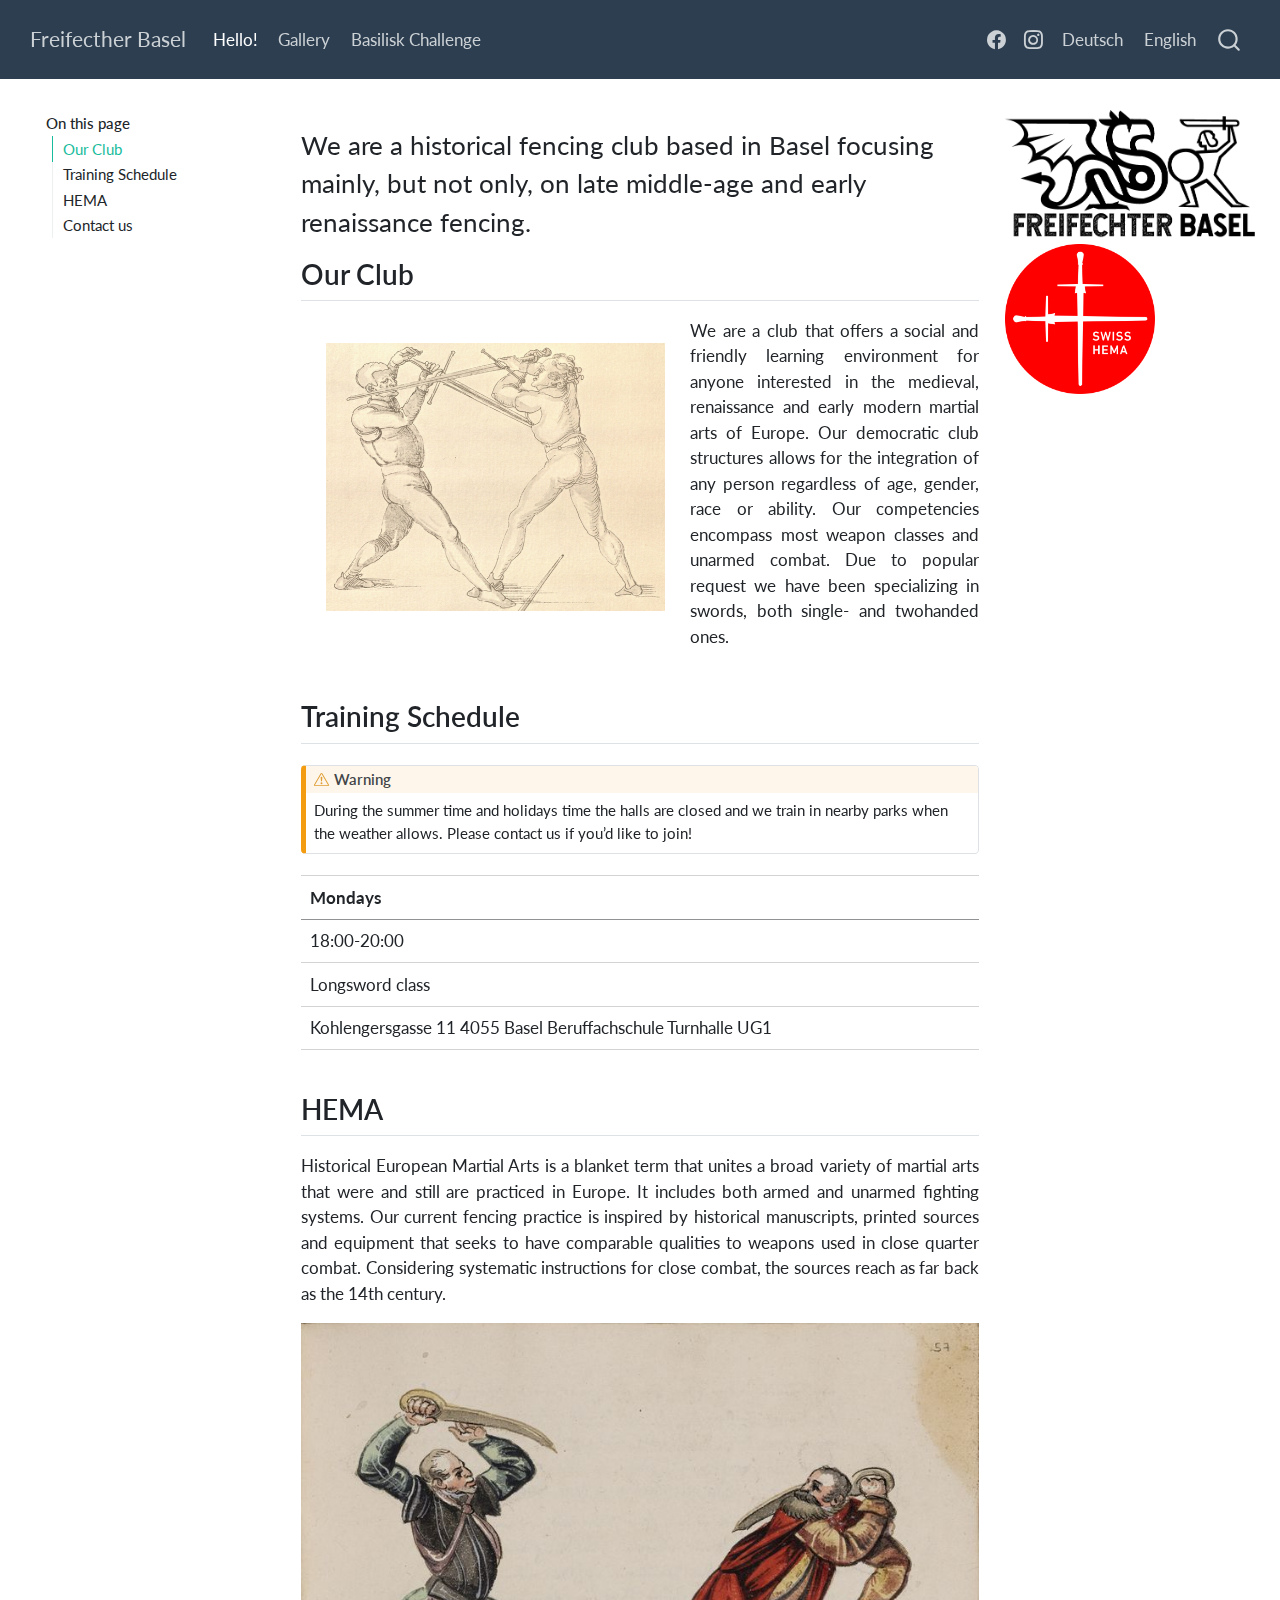
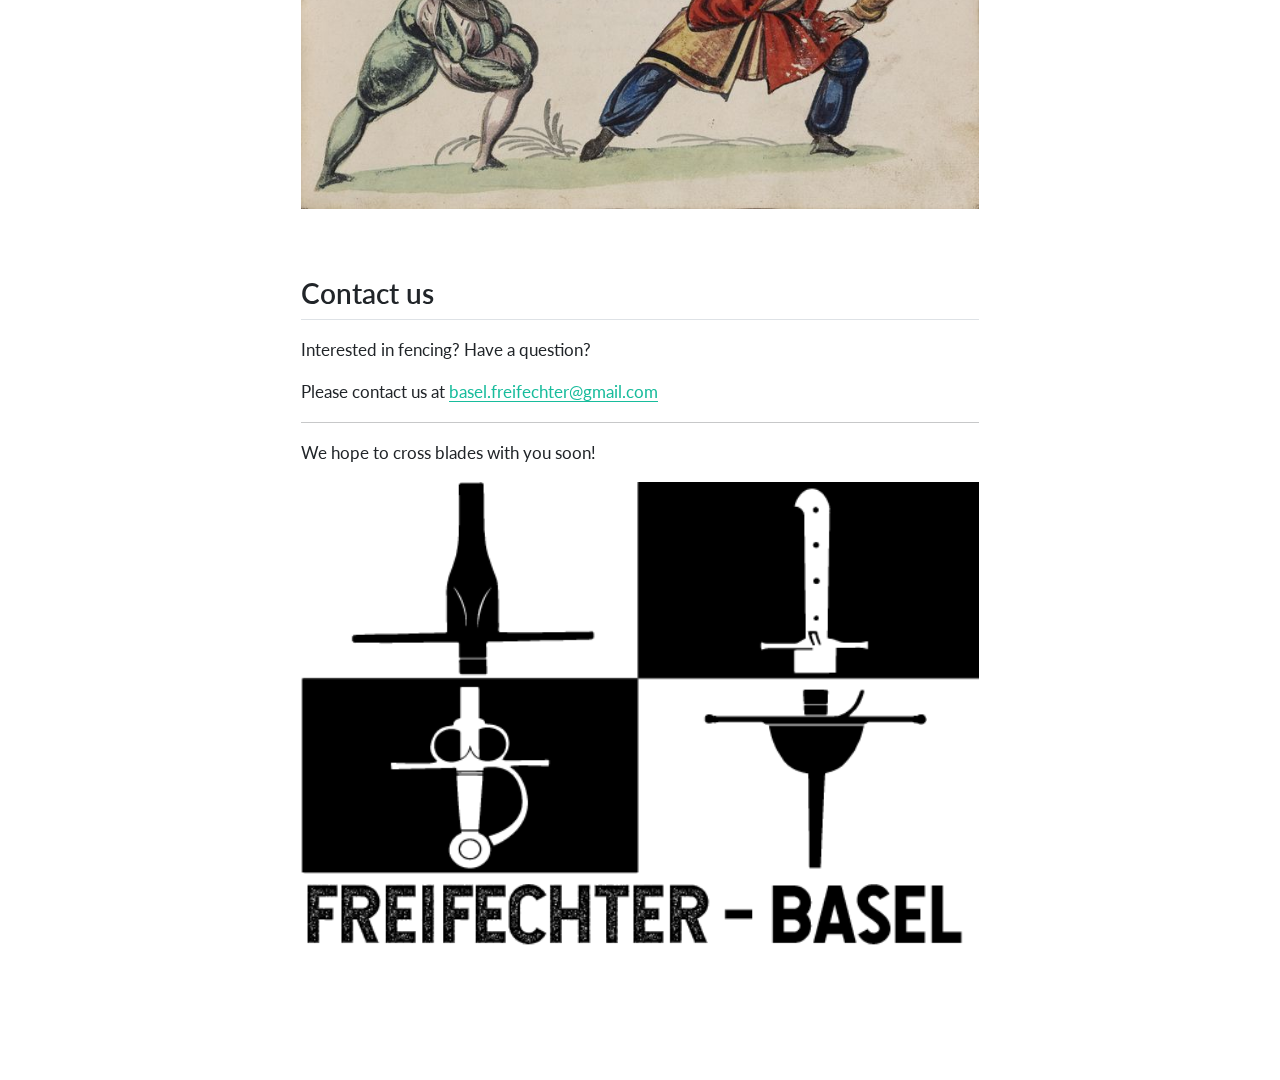
<file: index.html>
<!DOCTYPE html>
<html xmlns="http://www.w3.org/1999/xhtml" lang="en" xml:lang="en"><head>

<meta charset="utf-8">
<meta name="generator" content="quarto-1.8.27">

<meta name="viewport" content="width=device-width, initial-scale=1.0, user-scalable=yes">


<title>Freifecther Basel</title>
<style>
code{white-space: pre-wrap;}
span.smallcaps{font-variant: small-caps;}
div.columns{display: flex; gap: min(4vw, 1.5em);}
div.column{flex: auto; overflow-x: auto;}
div.hanging-indent{margin-left: 1.5em; text-indent: -1.5em;}
ul.task-list{list-style: none;}
ul.task-list li input[type="checkbox"] {
  width: 0.8em;
  margin: 0 0.8em 0.2em -1em; /* quarto-specific, see https://github.com/quarto-dev/quarto-cli/issues/4556 */ 
  vertical-align: middle;
}
</style>


<script src="site_libs/quarto-nav/quarto-nav.js"></script>
<script src="site_libs/quarto-nav/headroom.min.js"></script>
<script src="site_libs/clipboard/clipboard.min.js"></script>
<script src="site_libs/quarto-search/autocomplete.umd.js"></script>
<script src="site_libs/quarto-search/fuse.min.js"></script>
<script src="site_libs/quarto-search/quarto-search.js"></script>
<meta name="quarto:offset" content="./">
<link href="./assets/LOGO_SWISSHEMA.png" rel="icon" type="image/png">
<script src="site_libs/quarto-html/quarto.js" type="module"></script>
<script src="site_libs/quarto-html/tabsets/tabsets.js" type="module"></script>
<script src="site_libs/quarto-html/axe/axe-check.js" type="module"></script>
<script src="site_libs/quarto-html/popper.min.js"></script>
<script src="site_libs/quarto-html/tippy.umd.min.js"></script>
<script src="site_libs/quarto-html/anchor.min.js"></script>
<link href="site_libs/quarto-html/tippy.css" rel="stylesheet">
<link href="site_libs/quarto-html/quarto-syntax-highlighting-ed96de9b727972fe78a7b5d16c58bf87.css" rel="stylesheet" id="quarto-text-highlighting-styles">
<script src="site_libs/bootstrap/bootstrap.min.js"></script>
<link href="site_libs/bootstrap/bootstrap-icons.css" rel="stylesheet">
<link href="site_libs/bootstrap/bootstrap-960d9d362f81d399278ec3e29b622b37.min.css" rel="stylesheet" append-hash="true" id="quarto-bootstrap" data-mode="light">
<script id="quarto-search-options" type="application/json">{
  "location": "navbar",
  "copy-button": false,
  "collapse-after": 3,
  "panel-placement": "end",
  "type": "overlay",
  "limit": 50,
  "keyboard-shortcut": [
    "f",
    "/",
    "s"
  ],
  "show-item-context": false,
  "language": {
    "search-no-results-text": "No results",
    "search-matching-documents-text": "matching documents",
    "search-copy-link-title": "Copy link to search",
    "search-hide-matches-text": "Hide additional matches",
    "search-more-match-text": "more match in this document",
    "search-more-matches-text": "more matches in this document",
    "search-clear-button-title": "Clear",
    "search-text-placeholder": "",
    "search-detached-cancel-button-title": "Cancel",
    "search-submit-button-title": "Submit",
    "search-label": "Search"
  }
}</script>


<link rel="stylesheet" href="styles.css">
</head>

<body class="floating nav-fixed slimcontent quarto-light">

<div id="quarto-search-results"></div>
  <header id="quarto-header" class="headroom fixed-top">
    <nav class="navbar navbar-expand-lg " data-bs-theme="dark">
      <div class="navbar-container container-fluid">
      <div class="navbar-brand-container mx-auto">
    <a class="navbar-brand" href="./index.html">
    <span class="navbar-title">Freifecther Basel</span>
    </a>
  </div>
            <div id="quarto-search" class="" title="Search"></div>
          <button class="navbar-toggler" type="button" data-bs-toggle="collapse" data-bs-target="#navbarCollapse" aria-controls="navbarCollapse" role="menu" aria-expanded="false" aria-label="Toggle navigation" onclick="if (window.quartoToggleHeadroom) { window.quartoToggleHeadroom(); }">
  <span class="navbar-toggler-icon"></span>
</button>
          <div class="collapse navbar-collapse" id="navbarCollapse">
            <ul class="navbar-nav navbar-nav-scroll me-auto">
  <li class="nav-item">
    <a class="nav-link active" href="./index.html" aria-current="page"> 
<span class="menu-text">Hello!</span></a>
  </li>  
  <li class="nav-item">
    <a class="nav-link" href="./gallery.html"> 
<span class="menu-text">Gallery</span></a>
  </li>  
  <li class="nav-item">
    <a class="nav-link" href="./basilisk.html"> 
<span class="menu-text">Basilisk Challenge</span></a>
  </li>  
</ul>
            <ul class="navbar-nav navbar-nav-scroll ms-auto">
  <li class="nav-item compact">
    <a class="nav-link" href="https://www.facebook.com/freifechterbasel/"> <i class="bi bi-facebook" role="img" aria-label="Facebook">
</i> 
<span class="menu-text"></span></a>
  </li>  
  <li class="nav-item compact">
    <a class="nav-link" href="https://www.instagram.com/freifechter_basel/"> <i class="bi bi-instagram" role="img" aria-label="Instagram">
</i> 
<span class="menu-text"></span></a>
  </li>  
  <li class="nav-item">
    <a class="nav-link" href="./de/index.html"> 
<span class="menu-text">Deutsch</span></a>
  </li>  
  <li class="nav-item">
    <a class="nav-link" href="./index.html"> 
<span class="menu-text">English</span></a>
  </li>  
</ul>
          </div> <!-- /navcollapse -->
            <div class="quarto-navbar-tools">
</div>
      </div> <!-- /container-fluid -->
    </nav>
</header>
<!-- content -->
<div id="quarto-content" class="quarto-container page-columns page-rows-contents page-layout-article page-navbar">
<!-- sidebar -->
  <nav id="quarto-sidebar" class="sidebar collapse collapse-horizontal quarto-sidebar-collapse-item sidebar-navigation floating overflow-auto">
    <nav id="TOC" role="doc-toc" class="toc-active">
    <h2 id="toc-title">On this page</h2>
   
  <ul>
  <li><a href="#our-club" id="toc-our-club" class="nav-link active" data-scroll-target="#our-club">Our Club</a></li>
  <li><a href="#training-schedule" id="toc-training-schedule" class="nav-link" data-scroll-target="#training-schedule">Training Schedule</a></li>
  <li><a href="#hema" id="toc-hema" class="nav-link" data-scroll-target="#hema">HEMA</a></li>
  <li><a href="#contact-us" id="toc-contact-us" class="nav-link" data-scroll-target="#contact-us">Contact us</a></li>
  </ul>
</nav>
</nav>
<div id="quarto-sidebar-glass" class="quarto-sidebar-collapse-item" data-bs-toggle="collapse" data-bs-target=".quarto-sidebar-collapse-item"></div>
<!-- margin-sidebar -->
    <div id="quarto-margin-sidebar" class="sidebar margin-sidebar zindex-bottom">
    </div>
<!-- main -->
<main class="content page-columns page-full" id="quarto-document-content"><header id="title-block-header" class="quarto-title-block"></header>





<div class="no-row-height column-margin column-container"><div class="">
<p><img src="assets/Basilisk.png" class="img-fluid" style="width:120.0%"> <img src="assets/LOGO_SWISSHEMA.png" class="img-fluid quarto-figure quarto-figure-center" style="width:60.0%"></p>
</div></div><div style="font-size: 150%;">
<p>We are a historical fencing club based in Basel focusing mainly, but not only, on late middle-age and early renaissance fencing.</p>
</div>
<section id="our-club" class="level2">
<h2 class="anchored" data-anchor-id="our-club">Our Club</h2>
<div class="img-float">
<p><img src="assets/Durer.png" class="img-fluid" style="float: left; margin: 25px;;width:50.0%"></p>
</div>
<p align="justify">
We are a club that offers a social and friendly learning environment for anyone interested in the medieval, renaissance and early modern martial arts of Europe. Our democratic club structures allows for the integration of any person regardless of age, gender, race or ability. Our competencies encompass most weapon classes and unarmed combat. Due to popular request we have been specializing in swords, both single- and twohanded ones.
</p>
</section>
<section id="training-schedule" class="level2">
<h2 class="anchored" data-anchor-id="training-schedule">Training Schedule</h2>
<div class="callout callout-style-default callout-warning callout-titled">
<div class="callout-header d-flex align-content-center">
<div class="callout-icon-container">
<i class="callout-icon"></i>
</div>
<div class="callout-title-container flex-fill">
Warning
</div>
</div>
<div class="callout-body-container callout-body">
<p>During the summer time and holidays time the halls are closed and we train in nearby parks when the weather allows. Please contact us if you’d like to join!</p>
</div>
</div>
<table class="caption-top table">
<colgroup>
<col style="width: 45%">
</colgroup>
<thead>
<tr class="header">
<th>Mondays</th>
</tr>
</thead>
<tbody>
<tr class="odd">
<td>18:00-20:00</td>
</tr>
<tr class="even">
<td>Longsword class</td>
</tr>
<tr class="odd">
<td>Kohlengersgasse 11 4055 Basel Beruffachschule Turnhalle UG1</td>
</tr>
</tbody>
</table>
</section>
<section id="hema" class="level2">
<h2 class="anchored" data-anchor-id="hema">HEMA</h2>
<p align="justify">
Historical European Martial Arts is a blanket term that unites a broad variety of martial arts that were and still are practiced in Europe. It includes both armed and unarmed fighting systems. Our current fencing practice is inspired by historical manuscripts, printed sources and equipment that seeks to have comparable qualities to weapons used in close quarter combat. Considering systematic instructions for close combat, the sources reach as far back as the 14th century.
</p>
<div class="quarto-figure quarto-figure-center">
<figure class="figure">
<p><img src="assets/dussack.jpg" class="img-fluid quarto-figure quarto-figure-center figure-img" style="width:100.0%"></p>
</figure>
</div>
</section>
<section id="contact-us" class="level2">
<h2 class="anchored" data-anchor-id="contact-us">Contact us</h2>
<p>Interested in fencing? Have a question?</p>
<p>Please contact us at <a href="mailto:basel.freifechter@gmail.com">basel.freifechter@gmail.com</a></p>
<hr>
<p>We hope to cross blades with you soon!</p>
<div class="img-float">
<div class="quarto-figure quarto-figure-center">
<figure class="figure">
<p><img src="assets/Damier.png" class="img-fluid quarto-figure quarto-figure-center figure-img" style="width:100.0%"></p>
</figure>
</div>
</div>


</section>

</main> <!-- /main -->
<script id="quarto-html-after-body" type="application/javascript">
  window.document.addEventListener("DOMContentLoaded", function (event) {
    const icon = "";
    const anchorJS = new window.AnchorJS();
    anchorJS.options = {
      placement: 'right',
      icon: icon
    };
    anchorJS.add('.anchored');
    const isCodeAnnotation = (el) => {
      for (const clz of el.classList) {
        if (clz.startsWith('code-annotation-')) {                     
          return true;
        }
      }
      return false;
    }
    const onCopySuccess = function(e) {
      // button target
      const button = e.trigger;
      // don't keep focus
      button.blur();
      // flash "checked"
      button.classList.add('code-copy-button-checked');
      var currentTitle = button.getAttribute("title");
      button.setAttribute("title", "Copied!");
      let tooltip;
      if (window.bootstrap) {
        button.setAttribute("data-bs-toggle", "tooltip");
        button.setAttribute("data-bs-placement", "left");
        button.setAttribute("data-bs-title", "Copied!");
        tooltip = new bootstrap.Tooltip(button, 
          { trigger: "manual", 
            customClass: "code-copy-button-tooltip",
            offset: [0, -8]});
        tooltip.show();    
      }
      setTimeout(function() {
        if (tooltip) {
          tooltip.hide();
          button.removeAttribute("data-bs-title");
          button.removeAttribute("data-bs-toggle");
          button.removeAttribute("data-bs-placement");
        }
        button.setAttribute("title", currentTitle);
        button.classList.remove('code-copy-button-checked');
      }, 1000);
      // clear code selection
      e.clearSelection();
    }
    const getTextToCopy = function(trigger) {
      const outerScaffold = trigger.parentElement.cloneNode(true);
      const codeEl = outerScaffold.querySelector('code');
      for (const childEl of codeEl.children) {
        if (isCodeAnnotation(childEl)) {
          childEl.remove();
        }
      }
      return codeEl.innerText;
    }
    const clipboard = new window.ClipboardJS('.code-copy-button:not([data-in-quarto-modal])', {
      text: getTextToCopy
    });
    clipboard.on('success', onCopySuccess);
    if (window.document.getElementById('quarto-embedded-source-code-modal')) {
      const clipboardModal = new window.ClipboardJS('.code-copy-button[data-in-quarto-modal]', {
        text: getTextToCopy,
        container: window.document.getElementById('quarto-embedded-source-code-modal')
      });
      clipboardModal.on('success', onCopySuccess);
    }
      var localhostRegex = new RegExp(/^(?:http|https):\/\/localhost\:?[0-9]*\//);
      var mailtoRegex = new RegExp(/^mailto:/);
        var filterRegex = new RegExp('/' + window.location.host + '/');
      var isInternal = (href) => {
          return filterRegex.test(href) || localhostRegex.test(href) || mailtoRegex.test(href);
      }
      // Inspect non-navigation links and adorn them if external
     var links = window.document.querySelectorAll('a[href]:not(.nav-link):not(.navbar-brand):not(.toc-action):not(.sidebar-link):not(.sidebar-item-toggle):not(.pagination-link):not(.no-external):not([aria-hidden]):not(.dropdown-item):not(.quarto-navigation-tool):not(.about-link)');
      for (var i=0; i<links.length; i++) {
        const link = links[i];
        if (!isInternal(link.href)) {
          // undo the damage that might have been done by quarto-nav.js in the case of
          // links that we want to consider external
          if (link.dataset.originalHref !== undefined) {
            link.href = link.dataset.originalHref;
          }
        }
      }
    function tippyHover(el, contentFn, onTriggerFn, onUntriggerFn) {
      const config = {
        allowHTML: true,
        maxWidth: 500,
        delay: 100,
        arrow: false,
        appendTo: function(el) {
            return el.parentElement;
        },
        interactive: true,
        interactiveBorder: 10,
        theme: 'quarto',
        placement: 'bottom-start',
      };
      if (contentFn) {
        config.content = contentFn;
      }
      if (onTriggerFn) {
        config.onTrigger = onTriggerFn;
      }
      if (onUntriggerFn) {
        config.onUntrigger = onUntriggerFn;
      }
      window.tippy(el, config); 
    }
    const noterefs = window.document.querySelectorAll('a[role="doc-noteref"]');
    for (var i=0; i<noterefs.length; i++) {
      const ref = noterefs[i];
      tippyHover(ref, function() {
        // use id or data attribute instead here
        let href = ref.getAttribute('data-footnote-href') || ref.getAttribute('href');
        try { href = new URL(href).hash; } catch {}
        const id = href.replace(/^#\/?/, "");
        const note = window.document.getElementById(id);
        if (note) {
          return note.innerHTML;
        } else {
          return "";
        }
      });
    }
    const xrefs = window.document.querySelectorAll('a.quarto-xref');
    const processXRef = (id, note) => {
      // Strip column container classes
      const stripColumnClz = (el) => {
        el.classList.remove("page-full", "page-columns");
        if (el.children) {
          for (const child of el.children) {
            stripColumnClz(child);
          }
        }
      }
      stripColumnClz(note)
      if (id === null || id.startsWith('sec-')) {
        // Special case sections, only their first couple elements
        const container = document.createElement("div");
        if (note.children && note.children.length > 2) {
          container.appendChild(note.children[0].cloneNode(true));
          for (let i = 1; i < note.children.length; i++) {
            const child = note.children[i];
            if (child.tagName === "P" && child.innerText === "") {
              continue;
            } else {
              container.appendChild(child.cloneNode(true));
              break;
            }
          }
          if (window.Quarto?.typesetMath) {
            window.Quarto.typesetMath(container);
          }
          return container.innerHTML
        } else {
          if (window.Quarto?.typesetMath) {
            window.Quarto.typesetMath(note);
          }
          return note.innerHTML;
        }
      } else {
        // Remove any anchor links if they are present
        const anchorLink = note.querySelector('a.anchorjs-link');
        if (anchorLink) {
          anchorLink.remove();
        }
        if (window.Quarto?.typesetMath) {
          window.Quarto.typesetMath(note);
        }
        if (note.classList.contains("callout")) {
          return note.outerHTML;
        } else {
          return note.innerHTML;
        }
      }
    }
    for (var i=0; i<xrefs.length; i++) {
      const xref = xrefs[i];
      tippyHover(xref, undefined, function(instance) {
        instance.disable();
        let url = xref.getAttribute('href');
        let hash = undefined; 
        if (url.startsWith('#')) {
          hash = url;
        } else {
          try { hash = new URL(url).hash; } catch {}
        }
        if (hash) {
          const id = hash.replace(/^#\/?/, "");
          const note = window.document.getElementById(id);
          if (note !== null) {
            try {
              const html = processXRef(id, note.cloneNode(true));
              instance.setContent(html);
            } finally {
              instance.enable();
              instance.show();
            }
          } else {
            // See if we can fetch this
            fetch(url.split('#')[0])
            .then(res => res.text())
            .then(html => {
              const parser = new DOMParser();
              const htmlDoc = parser.parseFromString(html, "text/html");
              const note = htmlDoc.getElementById(id);
              if (note !== null) {
                const html = processXRef(id, note);
                instance.setContent(html);
              } 
            }).finally(() => {
              instance.enable();
              instance.show();
            });
          }
        } else {
          // See if we can fetch a full url (with no hash to target)
          // This is a special case and we should probably do some content thinning / targeting
          fetch(url)
          .then(res => res.text())
          .then(html => {
            const parser = new DOMParser();
            const htmlDoc = parser.parseFromString(html, "text/html");
            const note = htmlDoc.querySelector('main.content');
            if (note !== null) {
              // This should only happen for chapter cross references
              // (since there is no id in the URL)
              // remove the first header
              if (note.children.length > 0 && note.children[0].tagName === "HEADER") {
                note.children[0].remove();
              }
              const html = processXRef(null, note);
              instance.setContent(html);
            } 
          }).finally(() => {
            instance.enable();
            instance.show();
          });
        }
      }, function(instance) {
      });
    }
        let selectedAnnoteEl;
        const selectorForAnnotation = ( cell, annotation) => {
          let cellAttr = 'data-code-cell="' + cell + '"';
          let lineAttr = 'data-code-annotation="' +  annotation + '"';
          const selector = 'span[' + cellAttr + '][' + lineAttr + ']';
          return selector;
        }
        const selectCodeLines = (annoteEl) => {
          const doc = window.document;
          const targetCell = annoteEl.getAttribute("data-target-cell");
          const targetAnnotation = annoteEl.getAttribute("data-target-annotation");
          const annoteSpan = window.document.querySelector(selectorForAnnotation(targetCell, targetAnnotation));
          const lines = annoteSpan.getAttribute("data-code-lines").split(",");
          const lineIds = lines.map((line) => {
            return targetCell + "-" + line;
          })
          let top = null;
          let height = null;
          let parent = null;
          if (lineIds.length > 0) {
              //compute the position of the single el (top and bottom and make a div)
              const el = window.document.getElementById(lineIds[0]);
              top = el.offsetTop;
              height = el.offsetHeight;
              parent = el.parentElement.parentElement;
            if (lineIds.length > 1) {
              const lastEl = window.document.getElementById(lineIds[lineIds.length - 1]);
              const bottom = lastEl.offsetTop + lastEl.offsetHeight;
              height = bottom - top;
            }
            if (top !== null && height !== null && parent !== null) {
              // cook up a div (if necessary) and position it 
              let div = window.document.getElementById("code-annotation-line-highlight");
              if (div === null) {
                div = window.document.createElement("div");
                div.setAttribute("id", "code-annotation-line-highlight");
                div.style.position = 'absolute';
                parent.appendChild(div);
              }
              div.style.top = top - 2 + "px";
              div.style.height = height + 4 + "px";
              div.style.left = 0;
              let gutterDiv = window.document.getElementById("code-annotation-line-highlight-gutter");
              if (gutterDiv === null) {
                gutterDiv = window.document.createElement("div");
                gutterDiv.setAttribute("id", "code-annotation-line-highlight-gutter");
                gutterDiv.style.position = 'absolute';
                const codeCell = window.document.getElementById(targetCell);
                const gutter = codeCell.querySelector('.code-annotation-gutter');
                gutter.appendChild(gutterDiv);
              }
              gutterDiv.style.top = top - 2 + "px";
              gutterDiv.style.height = height + 4 + "px";
            }
            selectedAnnoteEl = annoteEl;
          }
        };
        const unselectCodeLines = () => {
          const elementsIds = ["code-annotation-line-highlight", "code-annotation-line-highlight-gutter"];
          elementsIds.forEach((elId) => {
            const div = window.document.getElementById(elId);
            if (div) {
              div.remove();
            }
          });
          selectedAnnoteEl = undefined;
        };
          // Handle positioning of the toggle
      window.addEventListener(
        "resize",
        throttle(() => {
          elRect = undefined;
          if (selectedAnnoteEl) {
            selectCodeLines(selectedAnnoteEl);
          }
        }, 10)
      );
      function throttle(fn, ms) {
      let throttle = false;
      let timer;
        return (...args) => {
          if(!throttle) { // first call gets through
              fn.apply(this, args);
              throttle = true;
          } else { // all the others get throttled
              if(timer) clearTimeout(timer); // cancel #2
              timer = setTimeout(() => {
                fn.apply(this, args);
                timer = throttle = false;
              }, ms);
          }
        };
      }
        // Attach click handler to the DT
        const annoteDls = window.document.querySelectorAll('dt[data-target-cell]');
        for (const annoteDlNode of annoteDls) {
          annoteDlNode.addEventListener('click', (event) => {
            const clickedEl = event.target;
            if (clickedEl !== selectedAnnoteEl) {
              unselectCodeLines();
              const activeEl = window.document.querySelector('dt[data-target-cell].code-annotation-active');
              if (activeEl) {
                activeEl.classList.remove('code-annotation-active');
              }
              selectCodeLines(clickedEl);
              clickedEl.classList.add('code-annotation-active');
            } else {
              // Unselect the line
              unselectCodeLines();
              clickedEl.classList.remove('code-annotation-active');
            }
          });
        }
    const findCites = (el) => {
      const parentEl = el.parentElement;
      if (parentEl) {
        const cites = parentEl.dataset.cites;
        if (cites) {
          return {
            el,
            cites: cites.split(' ')
          };
        } else {
          return findCites(el.parentElement)
        }
      } else {
        return undefined;
      }
    };
    var bibliorefs = window.document.querySelectorAll('a[role="doc-biblioref"]');
    for (var i=0; i<bibliorefs.length; i++) {
      const ref = bibliorefs[i];
      const citeInfo = findCites(ref);
      if (citeInfo) {
        tippyHover(citeInfo.el, function() {
          var popup = window.document.createElement('div');
          citeInfo.cites.forEach(function(cite) {
            var citeDiv = window.document.createElement('div');
            citeDiv.classList.add('hanging-indent');
            citeDiv.classList.add('csl-entry');
            var biblioDiv = window.document.getElementById('ref-' + cite);
            if (biblioDiv) {
              citeDiv.innerHTML = biblioDiv.innerHTML;
            }
            popup.appendChild(citeDiv);
          });
          return popup.innerHTML;
        });
      }
    }
  });
  </script>
</div> <!-- /content -->




</body></html>
</file>
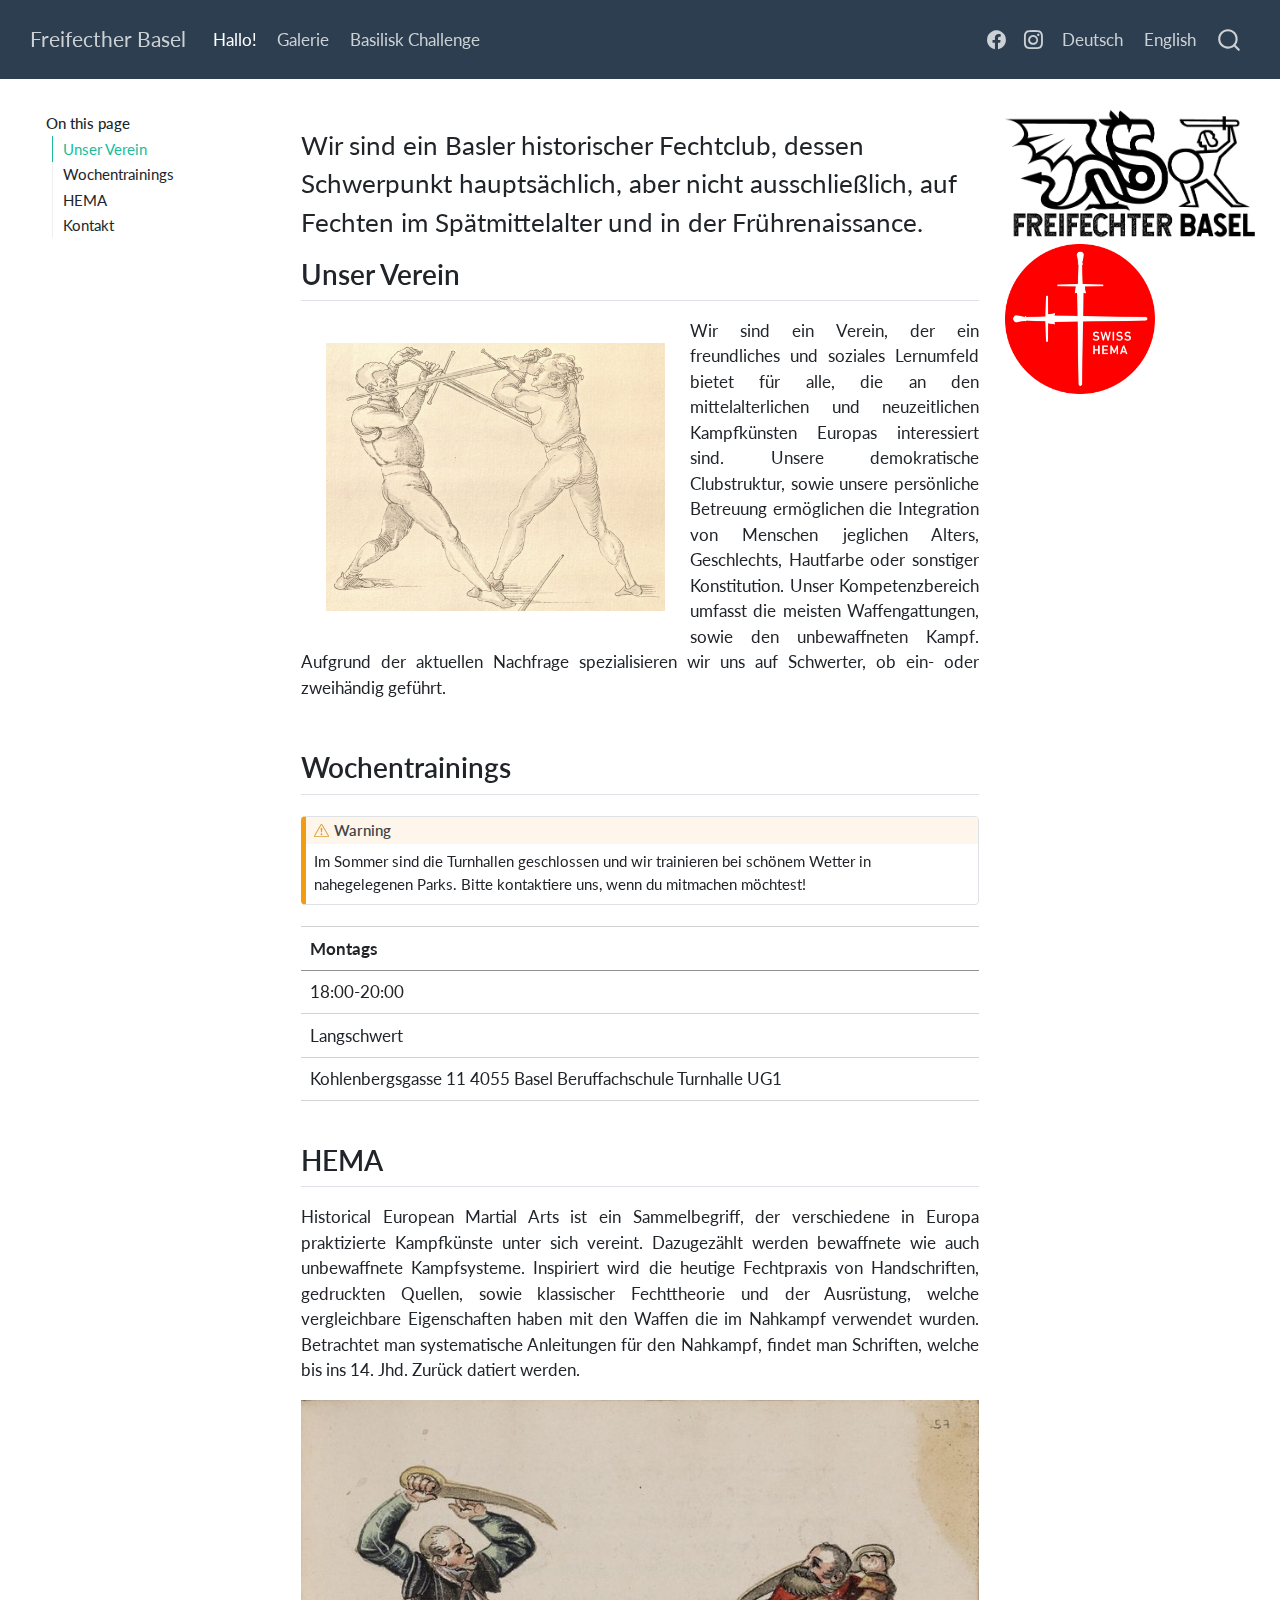
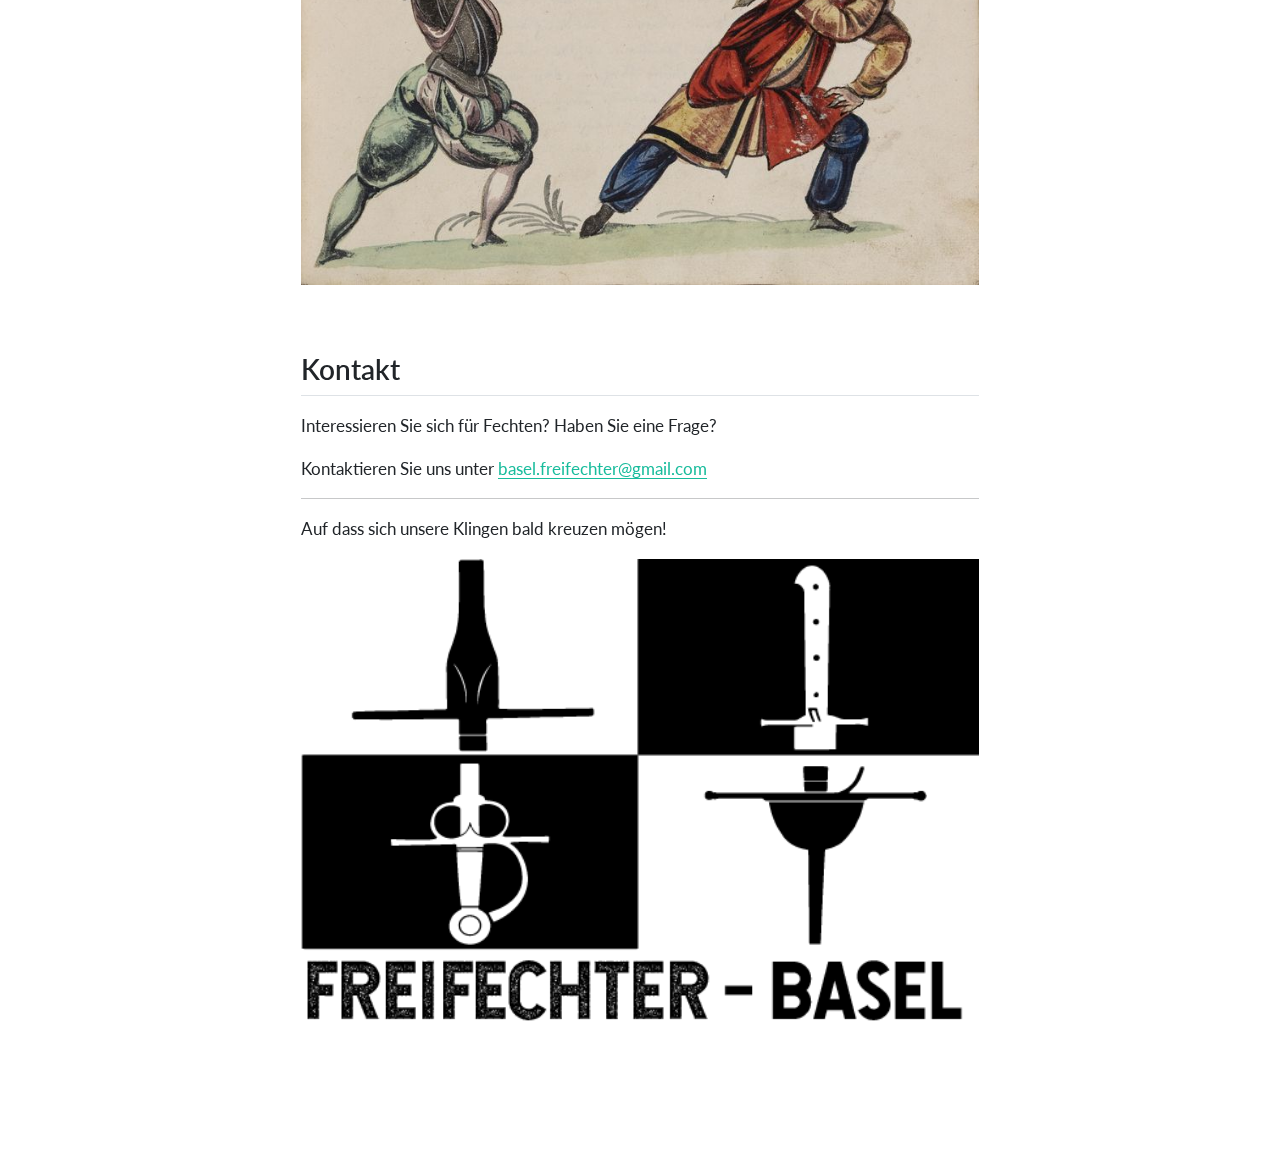
<file: de/index.html>
<!DOCTYPE html>
<html xmlns="http://www.w3.org/1999/xhtml" lang="en" xml:lang="en"><head>

<meta charset="utf-8">
<meta name="generator" content="quarto-1.8.27">

<meta name="viewport" content="width=device-width, initial-scale=1.0, user-scalable=yes">


<title>Freifecther Basel</title>
<style>
code{white-space: pre-wrap;}
span.smallcaps{font-variant: small-caps;}
div.columns{display: flex; gap: min(4vw, 1.5em);}
div.column{flex: auto; overflow-x: auto;}
div.hanging-indent{margin-left: 1.5em; text-indent: -1.5em;}
ul.task-list{list-style: none;}
ul.task-list li input[type="checkbox"] {
  width: 0.8em;
  margin: 0 0.8em 0.2em -1em; /* quarto-specific, see https://github.com/quarto-dev/quarto-cli/issues/4556 */ 
  vertical-align: middle;
}
</style>


<script src="site_libs/quarto-nav/quarto-nav.js"></script>
<script src="site_libs/quarto-nav/headroom.min.js"></script>
<script src="site_libs/clipboard/clipboard.min.js"></script>
<script src="site_libs/quarto-search/autocomplete.umd.js"></script>
<script src="site_libs/quarto-search/fuse.min.js"></script>
<script src="site_libs/quarto-search/quarto-search.js"></script>
<meta name="quarto:offset" content="./">
<link href="./assets/LOGO_SWISSHEMA.png" rel="icon" type="image/png">
<script src="site_libs/quarto-html/quarto.js" type="module"></script>
<script src="site_libs/quarto-html/tabsets/tabsets.js" type="module"></script>
<script src="site_libs/quarto-html/axe/axe-check.js" type="module"></script>
<script src="site_libs/quarto-html/popper.min.js"></script>
<script src="site_libs/quarto-html/tippy.umd.min.js"></script>
<script src="site_libs/quarto-html/anchor.min.js"></script>
<link href="site_libs/quarto-html/tippy.css" rel="stylesheet">
<link href="site_libs/quarto-html/quarto-syntax-highlighting-ed96de9b727972fe78a7b5d16c58bf87.css" rel="stylesheet" id="quarto-text-highlighting-styles">
<script src="site_libs/bootstrap/bootstrap.min.js"></script>
<link href="site_libs/bootstrap/bootstrap-icons.css" rel="stylesheet">
<link href="site_libs/bootstrap/bootstrap-960d9d362f81d399278ec3e29b622b37.min.css" rel="stylesheet" append-hash="true" id="quarto-bootstrap" data-mode="light">
<script id="quarto-search-options" type="application/json">{
  "location": "navbar",
  "copy-button": false,
  "collapse-after": 3,
  "panel-placement": "end",
  "type": "overlay",
  "limit": 50,
  "keyboard-shortcut": [
    "f",
    "/",
    "s"
  ],
  "show-item-context": false,
  "language": {
    "search-no-results-text": "No results",
    "search-matching-documents-text": "matching documents",
    "search-copy-link-title": "Copy link to search",
    "search-hide-matches-text": "Hide additional matches",
    "search-more-match-text": "more match in this document",
    "search-more-matches-text": "more matches in this document",
    "search-clear-button-title": "Clear",
    "search-text-placeholder": "",
    "search-detached-cancel-button-title": "Cancel",
    "search-submit-button-title": "Submit",
    "search-label": "Search"
  }
}</script>


<link rel="stylesheet" href="styles.css">
</head>

<body class="floating nav-fixed slimcontent quarto-light">

<div id="quarto-search-results"></div>
  <header id="quarto-header" class="headroom fixed-top">
    <nav class="navbar navbar-expand-lg " data-bs-theme="dark">
      <div class="navbar-container container-fluid">
      <div class="navbar-brand-container mx-auto">
    <a class="navbar-brand" href="./index.html">
    <span class="navbar-title">Freifecther Basel</span>
    </a>
  </div>
            <div id="quarto-search" class="" title="Search"></div>
          <button class="navbar-toggler" type="button" data-bs-toggle="collapse" data-bs-target="#navbarCollapse" aria-controls="navbarCollapse" role="menu" aria-expanded="false" aria-label="Toggle navigation" onclick="if (window.quartoToggleHeadroom) { window.quartoToggleHeadroom(); }">
  <span class="navbar-toggler-icon"></span>
</button>
          <div class="collapse navbar-collapse" id="navbarCollapse">
            <ul class="navbar-nav navbar-nav-scroll me-auto">
  <li class="nav-item">
    <a class="nav-link active" href="./index.html" aria-current="page"> 
<span class="menu-text">Hallo!</span></a>
  </li>  
  <li class="nav-item">
    <a class="nav-link" href="./gallery.html"> 
<span class="menu-text">Galerie</span></a>
  </li>  
  <li class="nav-item">
    <a class="nav-link" href="./basilisk.html"> 
<span class="menu-text">Basilisk Challenge</span></a>
  </li>  
</ul>
            <ul class="navbar-nav navbar-nav-scroll ms-auto">
  <li class="nav-item compact">
    <a class="nav-link" href="https://www.facebook.com/freifechterbasel/"> <i class="bi bi-facebook" role="img" aria-label="Facebook">
</i> 
<span class="menu-text"></span></a>
  </li>  
  <li class="nav-item compact">
    <a class="nav-link" href="https://www.instagram.com/freifechter_basel/"> <i class="bi bi-instagram" role="img" aria-label="Instagram">
</i> 
<span class="menu-text"></span></a>
  </li>  
  <li class="nav-item">
    <a class="nav-link" href="./index.html"> 
<span class="menu-text">Deutsch</span></a>
  </li>  
  <li class="nav-item">
    <a class="nav-link" href="./../index.html"> 
<span class="menu-text">English</span></a>
  </li>  
</ul>
          </div> <!-- /navcollapse -->
            <div class="quarto-navbar-tools">
</div>
      </div> <!-- /container-fluid -->
    </nav>
</header>
<!-- content -->
<div id="quarto-content" class="quarto-container page-columns page-rows-contents page-layout-article page-navbar">
<!-- sidebar -->
  <nav id="quarto-sidebar" class="sidebar collapse collapse-horizontal quarto-sidebar-collapse-item sidebar-navigation floating overflow-auto">
    <nav id="TOC" role="doc-toc" class="toc-active">
    <h2 id="toc-title">On this page</h2>
   
  <ul>
  <li><a href="#unser-verein" id="toc-unser-verein" class="nav-link active" data-scroll-target="#unser-verein">Unser Verein</a></li>
  <li><a href="#wochentrainings" id="toc-wochentrainings" class="nav-link" data-scroll-target="#wochentrainings">Wochentrainings</a></li>
  <li><a href="#hema" id="toc-hema" class="nav-link" data-scroll-target="#hema">HEMA</a></li>
  <li><a href="#kontakt" id="toc-kontakt" class="nav-link" data-scroll-target="#kontakt">Kontakt</a></li>
  </ul>
</nav>
</nav>
<div id="quarto-sidebar-glass" class="quarto-sidebar-collapse-item" data-bs-toggle="collapse" data-bs-target=".quarto-sidebar-collapse-item"></div>
<!-- margin-sidebar -->
    <div id="quarto-margin-sidebar" class="sidebar margin-sidebar zindex-bottom">
    </div>
<!-- main -->
<main class="content page-columns page-full" id="quarto-document-content"><header id="title-block-header" class="quarto-title-block"></header>





<div class="no-row-height column-margin column-container"><div class="">
<p><img src="assets/Basilisk.png" class="img-fluid" style="width:120.0%"> <img src="assets/LOGO_SWISSHEMA.png" class="img-fluid quarto-figure quarto-figure-center" style="width:60.0%"></p>
</div></div><div style="font-size: 150%;">
<p>Wir sind ein Basler historischer Fechtclub, dessen Schwerpunkt hauptsächlich, aber nicht ausschließlich, auf Fechten im Spätmittelalter und in der Frührenaissance.</p>
</div>
<section id="unser-verein" class="level2">
<h2 class="anchored" data-anchor-id="unser-verein">Unser Verein</h2>
<div class="img-float">
<p><img src="assets/Durer.png" class="img-fluid" style="float: left; margin: 25px;;width:50.0%"></p>
</div>
<p align="justify">
Wir sind ein Verein, der ein freundliches und soziales Lernumfeld bietet für alle, die an den mittelalterlichen und neuzeitlichen Kampfkünsten Europas interessiert sind. Unsere demokratische Clubstruktur, sowie unsere persönliche Betreuung ermöglichen die Integration von Menschen jeglichen Alters, Geschlechts, Hautfarbe oder sonstiger Konstitution. Unser Kompetenzbereich umfasst die meisten Waffengattungen, sowie den unbewaffneten Kampf. Aufgrund der aktuellen Nachfrage spezialisieren wir uns auf Schwerter, ob ein- oder zweihändig geführt.
</p>
</section>
<section id="wochentrainings" class="level2">
<h2 class="anchored" data-anchor-id="wochentrainings">Wochentrainings</h2>
<div class="callout callout-style-default callout-warning callout-titled">
<div class="callout-header d-flex align-content-center">
<div class="callout-icon-container">
<i class="callout-icon"></i>
</div>
<div class="callout-title-container flex-fill">
Warning
</div>
</div>
<div class="callout-body-container callout-body">
<p>Im Sommer sind die Turnhallen geschlossen und wir trainieren bei schönem Wetter in nahegelegenen Parks. Bitte kontaktiere uns, wenn du mitmachen möchtest!</p>
</div>
</div>
<table class="caption-top table">
<colgroup>
<col style="width: 45%">
</colgroup>
<thead>
<tr class="header">
<th>Montags</th>
</tr>
</thead>
<tbody>
<tr class="odd">
<td>18:00-20:00</td>
</tr>
<tr class="even">
<td>Langschwert</td>
</tr>
<tr class="odd">
<td>Kohlenbergsgasse 11 4055 Basel Beruffachschule Turnhalle UG1</td>
</tr>
</tbody>
</table>
</section>
<section id="hema" class="level2">
<h2 class="anchored" data-anchor-id="hema">HEMA</h2>
<p align="justify">
Historical European Martial Arts ist ein Sammelbegriff, der verschiedene in Europa praktizierte Kampfkünste unter sich vereint. Dazugezählt werden bewaffnete wie auch unbewaffnete Kampfsysteme. Inspiriert wird die heutige Fechtpraxis von Handschriften, gedruckten Quellen, sowie klassischer Fechttheorie und der Ausrüstung, welche vergleichbare Eigenschaften haben mit den Waffen die im Nahkampf verwendet wurden. Betrachtet man systematische Anleitungen für den Nahkampf, findet man Schriften, welche bis ins 14. Jhd. Zurück datiert werden.
</p>
<div class="quarto-figure quarto-figure-center">
<figure class="figure">
<p><img src="assets/dussack.jpg" class="img-fluid quarto-figure quarto-figure-center figure-img" style="width:100.0%"></p>
</figure>
</div>
</section>
<section id="kontakt" class="level2">
<h2 class="anchored" data-anchor-id="kontakt">Kontakt</h2>
<p>Interessieren Sie sich für Fechten? Haben Sie eine Frage?</p>
<p>Kontaktieren Sie uns unter <a href="mailto:basel.freifechter@gmail.com">basel.freifechter@gmail.com</a></p>
<hr>
<p>Auf dass sich unsere Klingen bald kreuzen mögen!</p>
<div class="img-float">
<div class="quarto-figure quarto-figure-center">
<figure class="figure">
<p><img src="assets/Damier.png" class="img-fluid quarto-figure quarto-figure-center figure-img" style="width:100.0%"></p>
</figure>
</div>
</div>


</section>

</main> <!-- /main -->
<script id="quarto-html-after-body" type="application/javascript">
  window.document.addEventListener("DOMContentLoaded", function (event) {
    const icon = "";
    const anchorJS = new window.AnchorJS();
    anchorJS.options = {
      placement: 'right',
      icon: icon
    };
    anchorJS.add('.anchored');
    const isCodeAnnotation = (el) => {
      for (const clz of el.classList) {
        if (clz.startsWith('code-annotation-')) {                     
          return true;
        }
      }
      return false;
    }
    const onCopySuccess = function(e) {
      // button target
      const button = e.trigger;
      // don't keep focus
      button.blur();
      // flash "checked"
      button.classList.add('code-copy-button-checked');
      var currentTitle = button.getAttribute("title");
      button.setAttribute("title", "Copied!");
      let tooltip;
      if (window.bootstrap) {
        button.setAttribute("data-bs-toggle", "tooltip");
        button.setAttribute("data-bs-placement", "left");
        button.setAttribute("data-bs-title", "Copied!");
        tooltip = new bootstrap.Tooltip(button, 
          { trigger: "manual", 
            customClass: "code-copy-button-tooltip",
            offset: [0, -8]});
        tooltip.show();    
      }
      setTimeout(function() {
        if (tooltip) {
          tooltip.hide();
          button.removeAttribute("data-bs-title");
          button.removeAttribute("data-bs-toggle");
          button.removeAttribute("data-bs-placement");
        }
        button.setAttribute("title", currentTitle);
        button.classList.remove('code-copy-button-checked');
      }, 1000);
      // clear code selection
      e.clearSelection();
    }
    const getTextToCopy = function(trigger) {
      const outerScaffold = trigger.parentElement.cloneNode(true);
      const codeEl = outerScaffold.querySelector('code');
      for (const childEl of codeEl.children) {
        if (isCodeAnnotation(childEl)) {
          childEl.remove();
        }
      }
      return codeEl.innerText;
    }
    const clipboard = new window.ClipboardJS('.code-copy-button:not([data-in-quarto-modal])', {
      text: getTextToCopy
    });
    clipboard.on('success', onCopySuccess);
    if (window.document.getElementById('quarto-embedded-source-code-modal')) {
      const clipboardModal = new window.ClipboardJS('.code-copy-button[data-in-quarto-modal]', {
        text: getTextToCopy,
        container: window.document.getElementById('quarto-embedded-source-code-modal')
      });
      clipboardModal.on('success', onCopySuccess);
    }
      var localhostRegex = new RegExp(/^(?:http|https):\/\/localhost\:?[0-9]*\//);
      var mailtoRegex = new RegExp(/^mailto:/);
        var filterRegex = new RegExp('/' + window.location.host + '/');
      var isInternal = (href) => {
          return filterRegex.test(href) || localhostRegex.test(href) || mailtoRegex.test(href);
      }
      // Inspect non-navigation links and adorn them if external
     var links = window.document.querySelectorAll('a[href]:not(.nav-link):not(.navbar-brand):not(.toc-action):not(.sidebar-link):not(.sidebar-item-toggle):not(.pagination-link):not(.no-external):not([aria-hidden]):not(.dropdown-item):not(.quarto-navigation-tool):not(.about-link)');
      for (var i=0; i<links.length; i++) {
        const link = links[i];
        if (!isInternal(link.href)) {
          // undo the damage that might have been done by quarto-nav.js in the case of
          // links that we want to consider external
          if (link.dataset.originalHref !== undefined) {
            link.href = link.dataset.originalHref;
          }
        }
      }
    function tippyHover(el, contentFn, onTriggerFn, onUntriggerFn) {
      const config = {
        allowHTML: true,
        maxWidth: 500,
        delay: 100,
        arrow: false,
        appendTo: function(el) {
            return el.parentElement;
        },
        interactive: true,
        interactiveBorder: 10,
        theme: 'quarto',
        placement: 'bottom-start',
      };
      if (contentFn) {
        config.content = contentFn;
      }
      if (onTriggerFn) {
        config.onTrigger = onTriggerFn;
      }
      if (onUntriggerFn) {
        config.onUntrigger = onUntriggerFn;
      }
      window.tippy(el, config); 
    }
    const noterefs = window.document.querySelectorAll('a[role="doc-noteref"]');
    for (var i=0; i<noterefs.length; i++) {
      const ref = noterefs[i];
      tippyHover(ref, function() {
        // use id or data attribute instead here
        let href = ref.getAttribute('data-footnote-href') || ref.getAttribute('href');
        try { href = new URL(href).hash; } catch {}
        const id = href.replace(/^#\/?/, "");
        const note = window.document.getElementById(id);
        if (note) {
          return note.innerHTML;
        } else {
          return "";
        }
      });
    }
    const xrefs = window.document.querySelectorAll('a.quarto-xref');
    const processXRef = (id, note) => {
      // Strip column container classes
      const stripColumnClz = (el) => {
        el.classList.remove("page-full", "page-columns");
        if (el.children) {
          for (const child of el.children) {
            stripColumnClz(child);
          }
        }
      }
      stripColumnClz(note)
      if (id === null || id.startsWith('sec-')) {
        // Special case sections, only their first couple elements
        const container = document.createElement("div");
        if (note.children && note.children.length > 2) {
          container.appendChild(note.children[0].cloneNode(true));
          for (let i = 1; i < note.children.length; i++) {
            const child = note.children[i];
            if (child.tagName === "P" && child.innerText === "") {
              continue;
            } else {
              container.appendChild(child.cloneNode(true));
              break;
            }
          }
          if (window.Quarto?.typesetMath) {
            window.Quarto.typesetMath(container);
          }
          return container.innerHTML
        } else {
          if (window.Quarto?.typesetMath) {
            window.Quarto.typesetMath(note);
          }
          return note.innerHTML;
        }
      } else {
        // Remove any anchor links if they are present
        const anchorLink = note.querySelector('a.anchorjs-link');
        if (anchorLink) {
          anchorLink.remove();
        }
        if (window.Quarto?.typesetMath) {
          window.Quarto.typesetMath(note);
        }
        if (note.classList.contains("callout")) {
          return note.outerHTML;
        } else {
          return note.innerHTML;
        }
      }
    }
    for (var i=0; i<xrefs.length; i++) {
      const xref = xrefs[i];
      tippyHover(xref, undefined, function(instance) {
        instance.disable();
        let url = xref.getAttribute('href');
        let hash = undefined; 
        if (url.startsWith('#')) {
          hash = url;
        } else {
          try { hash = new URL(url).hash; } catch {}
        }
        if (hash) {
          const id = hash.replace(/^#\/?/, "");
          const note = window.document.getElementById(id);
          if (note !== null) {
            try {
              const html = processXRef(id, note.cloneNode(true));
              instance.setContent(html);
            } finally {
              instance.enable();
              instance.show();
            }
          } else {
            // See if we can fetch this
            fetch(url.split('#')[0])
            .then(res => res.text())
            .then(html => {
              const parser = new DOMParser();
              const htmlDoc = parser.parseFromString(html, "text/html");
              const note = htmlDoc.getElementById(id);
              if (note !== null) {
                const html = processXRef(id, note);
                instance.setContent(html);
              } 
            }).finally(() => {
              instance.enable();
              instance.show();
            });
          }
        } else {
          // See if we can fetch a full url (with no hash to target)
          // This is a special case and we should probably do some content thinning / targeting
          fetch(url)
          .then(res => res.text())
          .then(html => {
            const parser = new DOMParser();
            const htmlDoc = parser.parseFromString(html, "text/html");
            const note = htmlDoc.querySelector('main.content');
            if (note !== null) {
              // This should only happen for chapter cross references
              // (since there is no id in the URL)
              // remove the first header
              if (note.children.length > 0 && note.children[0].tagName === "HEADER") {
                note.children[0].remove();
              }
              const html = processXRef(null, note);
              instance.setContent(html);
            } 
          }).finally(() => {
            instance.enable();
            instance.show();
          });
        }
      }, function(instance) {
      });
    }
        let selectedAnnoteEl;
        const selectorForAnnotation = ( cell, annotation) => {
          let cellAttr = 'data-code-cell="' + cell + '"';
          let lineAttr = 'data-code-annotation="' +  annotation + '"';
          const selector = 'span[' + cellAttr + '][' + lineAttr + ']';
          return selector;
        }
        const selectCodeLines = (annoteEl) => {
          const doc = window.document;
          const targetCell = annoteEl.getAttribute("data-target-cell");
          const targetAnnotation = annoteEl.getAttribute("data-target-annotation");
          const annoteSpan = window.document.querySelector(selectorForAnnotation(targetCell, targetAnnotation));
          const lines = annoteSpan.getAttribute("data-code-lines").split(",");
          const lineIds = lines.map((line) => {
            return targetCell + "-" + line;
          })
          let top = null;
          let height = null;
          let parent = null;
          if (lineIds.length > 0) {
              //compute the position of the single el (top and bottom and make a div)
              const el = window.document.getElementById(lineIds[0]);
              top = el.offsetTop;
              height = el.offsetHeight;
              parent = el.parentElement.parentElement;
            if (lineIds.length > 1) {
              const lastEl = window.document.getElementById(lineIds[lineIds.length - 1]);
              const bottom = lastEl.offsetTop + lastEl.offsetHeight;
              height = bottom - top;
            }
            if (top !== null && height !== null && parent !== null) {
              // cook up a div (if necessary) and position it 
              let div = window.document.getElementById("code-annotation-line-highlight");
              if (div === null) {
                div = window.document.createElement("div");
                div.setAttribute("id", "code-annotation-line-highlight");
                div.style.position = 'absolute';
                parent.appendChild(div);
              }
              div.style.top = top - 2 + "px";
              div.style.height = height + 4 + "px";
              div.style.left = 0;
              let gutterDiv = window.document.getElementById("code-annotation-line-highlight-gutter");
              if (gutterDiv === null) {
                gutterDiv = window.document.createElement("div");
                gutterDiv.setAttribute("id", "code-annotation-line-highlight-gutter");
                gutterDiv.style.position = 'absolute';
                const codeCell = window.document.getElementById(targetCell);
                const gutter = codeCell.querySelector('.code-annotation-gutter');
                gutter.appendChild(gutterDiv);
              }
              gutterDiv.style.top = top - 2 + "px";
              gutterDiv.style.height = height + 4 + "px";
            }
            selectedAnnoteEl = annoteEl;
          }
        };
        const unselectCodeLines = () => {
          const elementsIds = ["code-annotation-line-highlight", "code-annotation-line-highlight-gutter"];
          elementsIds.forEach((elId) => {
            const div = window.document.getElementById(elId);
            if (div) {
              div.remove();
            }
          });
          selectedAnnoteEl = undefined;
        };
          // Handle positioning of the toggle
      window.addEventListener(
        "resize",
        throttle(() => {
          elRect = undefined;
          if (selectedAnnoteEl) {
            selectCodeLines(selectedAnnoteEl);
          }
        }, 10)
      );
      function throttle(fn, ms) {
      let throttle = false;
      let timer;
        return (...args) => {
          if(!throttle) { // first call gets through
              fn.apply(this, args);
              throttle = true;
          } else { // all the others get throttled
              if(timer) clearTimeout(timer); // cancel #2
              timer = setTimeout(() => {
                fn.apply(this, args);
                timer = throttle = false;
              }, ms);
          }
        };
      }
        // Attach click handler to the DT
        const annoteDls = window.document.querySelectorAll('dt[data-target-cell]');
        for (const annoteDlNode of annoteDls) {
          annoteDlNode.addEventListener('click', (event) => {
            const clickedEl = event.target;
            if (clickedEl !== selectedAnnoteEl) {
              unselectCodeLines();
              const activeEl = window.document.querySelector('dt[data-target-cell].code-annotation-active');
              if (activeEl) {
                activeEl.classList.remove('code-annotation-active');
              }
              selectCodeLines(clickedEl);
              clickedEl.classList.add('code-annotation-active');
            } else {
              // Unselect the line
              unselectCodeLines();
              clickedEl.classList.remove('code-annotation-active');
            }
          });
        }
    const findCites = (el) => {
      const parentEl = el.parentElement;
      if (parentEl) {
        const cites = parentEl.dataset.cites;
        if (cites) {
          return {
            el,
            cites: cites.split(' ')
          };
        } else {
          return findCites(el.parentElement)
        }
      } else {
        return undefined;
      }
    };
    var bibliorefs = window.document.querySelectorAll('a[role="doc-biblioref"]');
    for (var i=0; i<bibliorefs.length; i++) {
      const ref = bibliorefs[i];
      const citeInfo = findCites(ref);
      if (citeInfo) {
        tippyHover(citeInfo.el, function() {
          var popup = window.document.createElement('div');
          citeInfo.cites.forEach(function(cite) {
            var citeDiv = window.document.createElement('div');
            citeDiv.classList.add('hanging-indent');
            citeDiv.classList.add('csl-entry');
            var biblioDiv = window.document.getElementById('ref-' + cite);
            if (biblioDiv) {
              citeDiv.innerHTML = biblioDiv.innerHTML;
            }
            popup.appendChild(citeDiv);
          });
          return popup.innerHTML;
        });
      }
    }
  });
  </script>
</div> <!-- /content -->




</body></html>
</file>
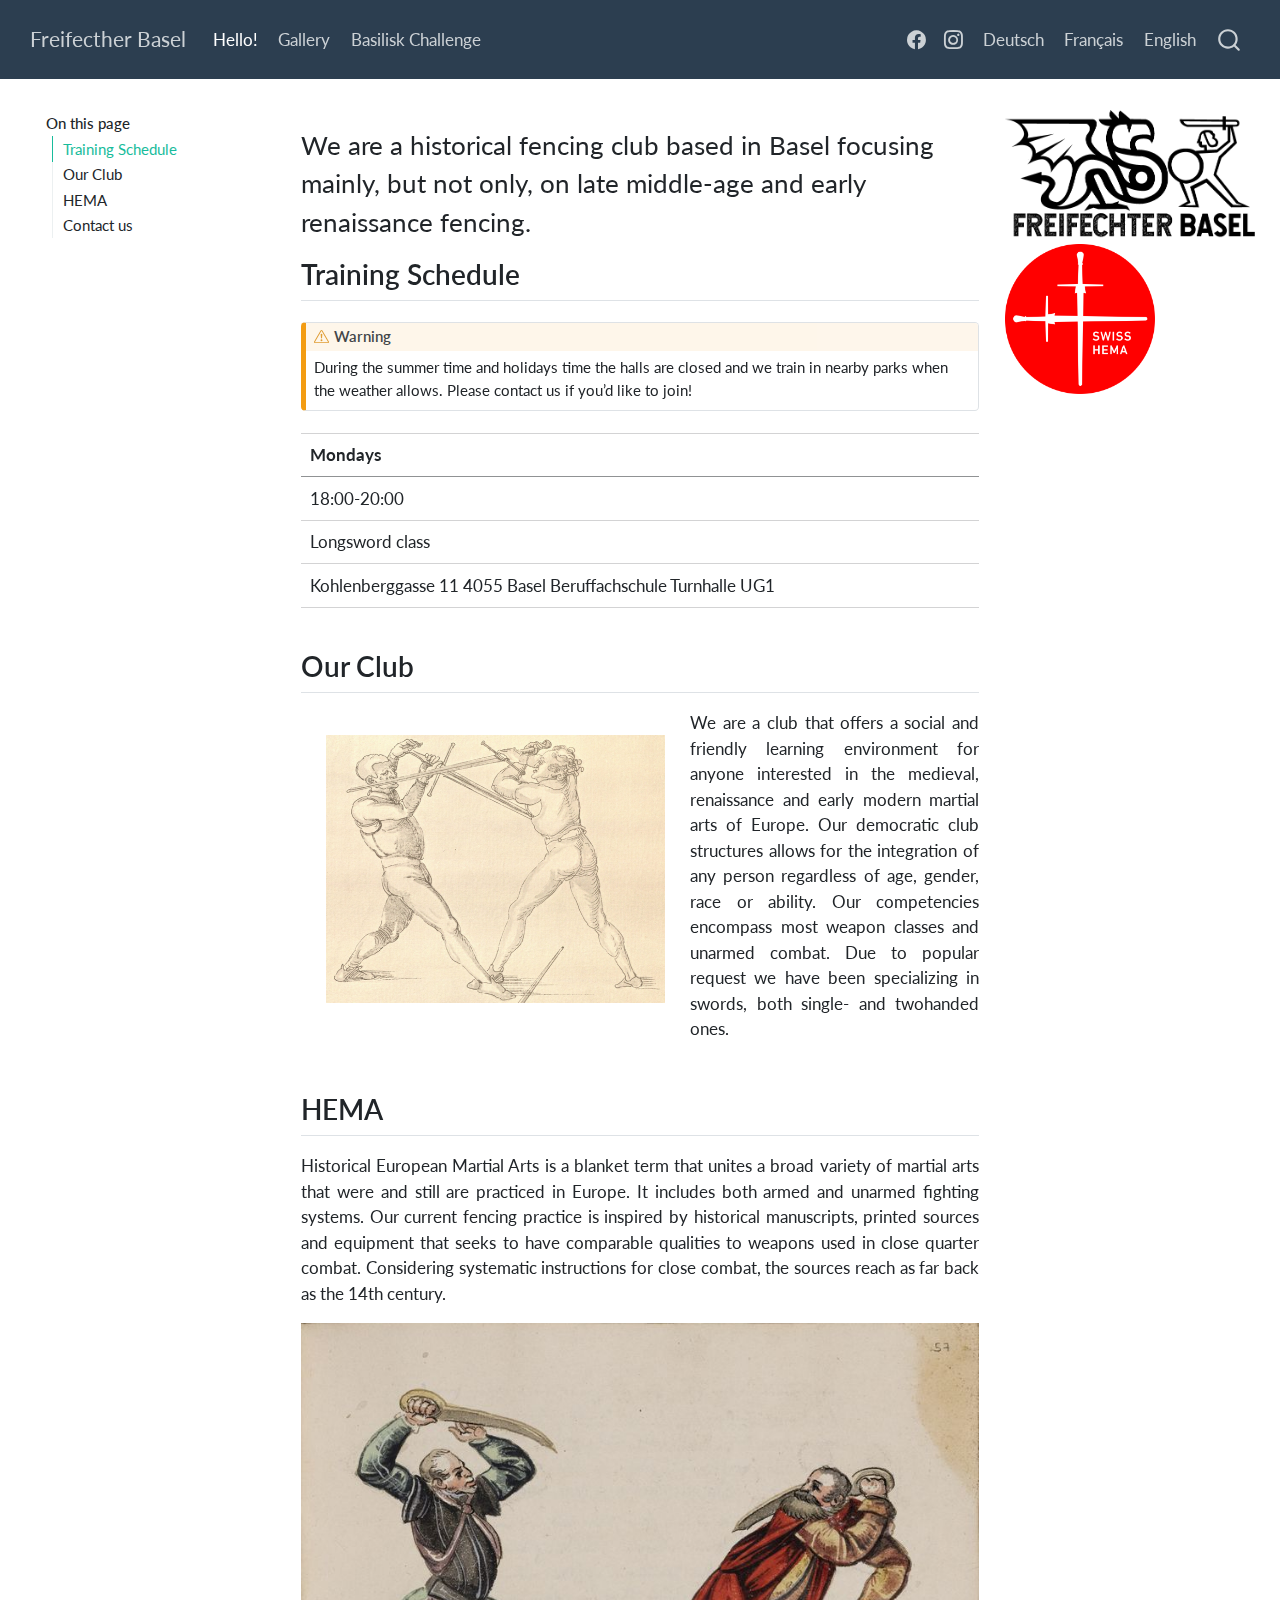
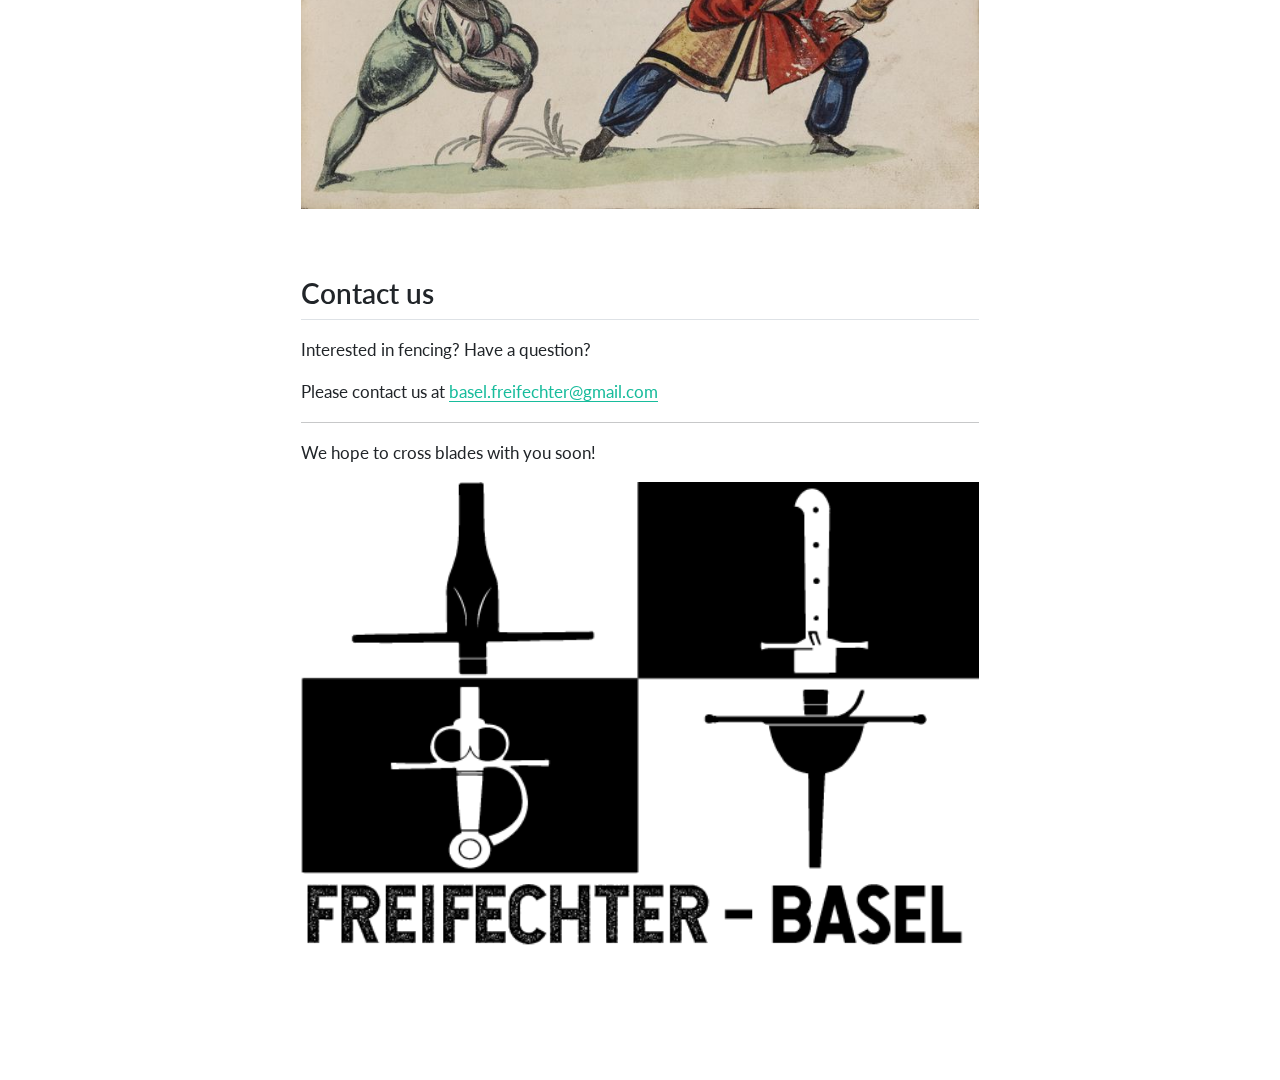
<file: en/index.html>
<!DOCTYPE html>
<html xmlns="http://www.w3.org/1999/xhtml" lang="en" xml:lang="en"><head>

<meta charset="utf-8">
<meta name="generator" content="quarto-1.8.27">

<meta name="viewport" content="width=device-width, initial-scale=1.0, user-scalable=yes">


<title>Freifecther Basel</title>
<style>
code{white-space: pre-wrap;}
span.smallcaps{font-variant: small-caps;}
div.columns{display: flex; gap: min(4vw, 1.5em);}
div.column{flex: auto; overflow-x: auto;}
div.hanging-indent{margin-left: 1.5em; text-indent: -1.5em;}
ul.task-list{list-style: none;}
ul.task-list li input[type="checkbox"] {
  width: 0.8em;
  margin: 0 0.8em 0.2em -1em; /* quarto-specific, see https://github.com/quarto-dev/quarto-cli/issues/4556 */ 
  vertical-align: middle;
}
</style>


<script src="site_libs/quarto-nav/quarto-nav.js"></script>
<script src="site_libs/quarto-nav/headroom.min.js"></script>
<script src="site_libs/clipboard/clipboard.min.js"></script>
<script src="site_libs/quarto-search/autocomplete.umd.js"></script>
<script src="site_libs/quarto-search/fuse.min.js"></script>
<script src="site_libs/quarto-search/quarto-search.js"></script>
<meta name="quarto:offset" content="./">
<link href="./assets/LOGO_SWISSHEMA.png" rel="icon" type="image/png">
<script src="site_libs/quarto-html/quarto.js" type="module"></script>
<script src="site_libs/quarto-html/tabsets/tabsets.js" type="module"></script>
<script src="site_libs/quarto-html/axe/axe-check.js" type="module"></script>
<script src="site_libs/quarto-html/popper.min.js"></script>
<script src="site_libs/quarto-html/tippy.umd.min.js"></script>
<script src="site_libs/quarto-html/anchor.min.js"></script>
<link href="site_libs/quarto-html/tippy.css" rel="stylesheet">
<link href="site_libs/quarto-html/quarto-syntax-highlighting-ed96de9b727972fe78a7b5d16c58bf87.css" rel="stylesheet" id="quarto-text-highlighting-styles">
<script src="site_libs/bootstrap/bootstrap.min.js"></script>
<link href="site_libs/bootstrap/bootstrap-icons.css" rel="stylesheet">
<link href="site_libs/bootstrap/bootstrap-28ce2f92125236a284ff4f393e5b0d14.min.css" rel="stylesheet" append-hash="true" id="quarto-bootstrap" data-mode="light">
<script id="quarto-search-options" type="application/json">{
  "location": "navbar",
  "copy-button": false,
  "collapse-after": 3,
  "panel-placement": "end",
  "type": "overlay",
  "limit": 50,
  "keyboard-shortcut": [
    "f",
    "/",
    "s"
  ],
  "show-item-context": false,
  "language": {
    "search-no-results-text": "No results",
    "search-matching-documents-text": "matching documents",
    "search-copy-link-title": "Copy link to search",
    "search-hide-matches-text": "Hide additional matches",
    "search-more-match-text": "more match in this document",
    "search-more-matches-text": "more matches in this document",
    "search-clear-button-title": "Clear",
    "search-text-placeholder": "",
    "search-detached-cancel-button-title": "Cancel",
    "search-submit-button-title": "Submit",
    "search-label": "Search"
  }
}</script>


<link rel="stylesheet" href="styles.css">
</head>

<body class="floating nav-fixed slimcontent quarto-light">

<div id="quarto-search-results"></div>
  <header id="quarto-header" class="headroom fixed-top">
    <nav class="navbar navbar-expand-lg " data-bs-theme="dark">
      <div class="navbar-container container-fluid">
      <div class="navbar-brand-container mx-auto">
    <a class="navbar-brand" href="./index.html">
    <span class="navbar-title">Freifecther Basel</span>
    </a>
  </div>
            <div id="quarto-search" class="" title="Search"></div>
          <button class="navbar-toggler" type="button" data-bs-toggle="collapse" data-bs-target="#navbarCollapse" aria-controls="navbarCollapse" role="menu" aria-expanded="false" aria-label="Toggle navigation" onclick="if (window.quartoToggleHeadroom) { window.quartoToggleHeadroom(); }">
  <span class="navbar-toggler-icon"></span>
</button>
          <div class="collapse navbar-collapse" id="navbarCollapse">
            <ul class="navbar-nav navbar-nav-scroll me-auto">
  <li class="nav-item">
    <a class="nav-link active" href="./index.html" aria-current="page"> 
<span class="menu-text">Hello!</span></a>
  </li>  
  <li class="nav-item">
    <a class="nav-link" href="./gallery.html"> 
<span class="menu-text">Gallery</span></a>
  </li>  
  <li class="nav-item">
    <a class="nav-link" href="./basilisk.html"> 
<span class="menu-text">Basilisk Challenge</span></a>
  </li>  
</ul>
            <ul class="navbar-nav navbar-nav-scroll ms-auto">
  <li class="nav-item compact">
    <a class="nav-link" href="https://www.facebook.com/freifechterbasel/"> <i class="bi bi-facebook" role="img" aria-label="Facebook">
</i> 
<span class="menu-text"></span></a>
  </li>  
  <li class="nav-item compact">
    <a class="nav-link" href="https://www.instagram.com/freifechter_basel/"> <i class="bi bi-instagram" role="img" aria-label="Instagram">
</i> 
<span class="menu-text"></span></a>
  </li>  
  <li class="nav-item">
    <a class="nav-link" href="./../index.html"> 
<span class="menu-text">Deutsch</span></a>
  </li>  
  <li class="nav-item">
    <a class="nav-link" href="./../fr/index.html"> 
<span class="menu-text">Français</span></a>
  </li>  
  <li class="nav-item">
    <a class="nav-link" href="./index.html"> 
<span class="menu-text">English</span></a>
  </li>  
</ul>
          </div> <!-- /navcollapse -->
            <div class="quarto-navbar-tools">
</div>
      </div> <!-- /container-fluid -->
    </nav>
</header>
<!-- content -->
<div id="quarto-content" class="quarto-container page-columns page-rows-contents page-layout-article page-navbar">
<!-- sidebar -->
  <nav id="quarto-sidebar" class="sidebar collapse collapse-horizontal quarto-sidebar-collapse-item sidebar-navigation floating overflow-auto">
    <nav id="TOC" role="doc-toc" class="toc-active">
    <h2 id="toc-title">On this page</h2>
   
  <ul>
  <li><a href="#training-schedule" id="toc-training-schedule" class="nav-link active" data-scroll-target="#training-schedule">Training Schedule</a></li>
  <li><a href="#our-club" id="toc-our-club" class="nav-link" data-scroll-target="#our-club">Our Club</a></li>
  <li><a href="#hema" id="toc-hema" class="nav-link" data-scroll-target="#hema">HEMA</a></li>
  <li><a href="#contact-us" id="toc-contact-us" class="nav-link" data-scroll-target="#contact-us">Contact us</a></li>
  </ul>
</nav>
</nav>
<div id="quarto-sidebar-glass" class="quarto-sidebar-collapse-item" data-bs-toggle="collapse" data-bs-target=".quarto-sidebar-collapse-item"></div>
<!-- margin-sidebar -->
    <div id="quarto-margin-sidebar" class="sidebar margin-sidebar zindex-bottom">
    </div>
<!-- main -->
<main class="content page-columns page-full" id="quarto-document-content"><header id="title-block-header" class="quarto-title-block"></header>





<div class="no-row-height column-margin column-container"><div class="">
<p><img src="assets/Basilisk.png" class="img-fluid" style="width:120.0%"> <img src="assets/LOGO_SWISSHEMA.png" class="img-fluid quarto-figure quarto-figure-center" style="width:60.0%"></p>
</div></div><div style="font-size: 150%;">
<p>We are a historical fencing club based in Basel focusing mainly, but not only, on late middle-age and early renaissance fencing.</p>
</div>
<section id="training-schedule" class="level2">
<h2 class="anchored" data-anchor-id="training-schedule">Training Schedule</h2>
<div class="callout callout-style-default callout-warning callout-titled">
<div class="callout-header d-flex align-content-center">
<div class="callout-icon-container">
<i class="callout-icon"></i>
</div>
<div class="callout-title-container flex-fill">
Warning
</div>
</div>
<div class="callout-body-container callout-body">
<p>During the summer time and holidays time the halls are closed and we train in nearby parks when the weather allows. Please contact us if you’d like to join!</p>
</div>
</div>
<table class="caption-top table">
<colgroup>
<col style="width: 45%">
</colgroup>
<thead>
<tr class="header">
<th>Mondays</th>
</tr>
</thead>
<tbody>
<tr class="odd">
<td>18:00-20:00</td>
</tr>
<tr class="even">
<td>Longsword class</td>
</tr>
<tr class="odd">
<td>Kohlenberggasse 11 4055 Basel Beruffachschule Turnhalle UG1</td>
</tr>
</tbody>
</table>
</section>
<section id="our-club" class="level2">
<h2 class="anchored" data-anchor-id="our-club">Our Club</h2>
<div class="img-float">
<p><img src="assets/Durer.png" class="img-fluid" style="float: left; margin: 25px;;width:50.0%"></p>
</div>
<p align="justify">
We are a club that offers a social and friendly learning environment for anyone interested in the medieval, renaissance and early modern martial arts of Europe. Our democratic club structures allows for the integration of any person regardless of age, gender, race or ability. Our competencies encompass most weapon classes and unarmed combat. Due to popular request we have been specializing in swords, both single- and twohanded ones.
</p>
</section>
<section id="hema" class="level2">
<h2 class="anchored" data-anchor-id="hema">HEMA</h2>
<p align="justify">
Historical European Martial Arts is a blanket term that unites a broad variety of martial arts that were and still are practiced in Europe. It includes both armed and unarmed fighting systems. Our current fencing practice is inspired by historical manuscripts, printed sources and equipment that seeks to have comparable qualities to weapons used in close quarter combat. Considering systematic instructions for close combat, the sources reach as far back as the 14th century.
</p>
<div class="quarto-figure quarto-figure-center">
<figure class="figure">
<p><img src="assets/dussack.jpg" class="img-fluid quarto-figure quarto-figure-center figure-img" style="width:100.0%"></p>
</figure>
</div>
</section>
<section id="contact-us" class="level2">
<h2 class="anchored" data-anchor-id="contact-us">Contact us</h2>
<p>Interested in fencing? Have a question?</p>
<p>Please contact us at <a href="mailto:basel.freifechter@gmail.com">basel.freifechter@gmail.com</a></p>
<hr>
<p>We hope to cross blades with you soon!</p>
<div class="img-float">
<div class="quarto-figure quarto-figure-center">
<figure class="figure">
<p><img src="assets/Damier.png" class="img-fluid quarto-figure quarto-figure-center figure-img" style="width:100.0%"></p>
</figure>
</div>
</div>


</section>

</main> <!-- /main -->
<script id="quarto-html-after-body" type="application/javascript">
  window.document.addEventListener("DOMContentLoaded", function (event) {
    const icon = "";
    const anchorJS = new window.AnchorJS();
    anchorJS.options = {
      placement: 'right',
      icon: icon
    };
    anchorJS.add('.anchored');
    const isCodeAnnotation = (el) => {
      for (const clz of el.classList) {
        if (clz.startsWith('code-annotation-')) {                     
          return true;
        }
      }
      return false;
    }
    const onCopySuccess = function(e) {
      // button target
      const button = e.trigger;
      // don't keep focus
      button.blur();
      // flash "checked"
      button.classList.add('code-copy-button-checked');
      var currentTitle = button.getAttribute("title");
      button.setAttribute("title", "Copied!");
      let tooltip;
      if (window.bootstrap) {
        button.setAttribute("data-bs-toggle", "tooltip");
        button.setAttribute("data-bs-placement", "left");
        button.setAttribute("data-bs-title", "Copied!");
        tooltip = new bootstrap.Tooltip(button, 
          { trigger: "manual", 
            customClass: "code-copy-button-tooltip",
            offset: [0, -8]});
        tooltip.show();    
      }
      setTimeout(function() {
        if (tooltip) {
          tooltip.hide();
          button.removeAttribute("data-bs-title");
          button.removeAttribute("data-bs-toggle");
          button.removeAttribute("data-bs-placement");
        }
        button.setAttribute("title", currentTitle);
        button.classList.remove('code-copy-button-checked');
      }, 1000);
      // clear code selection
      e.clearSelection();
    }
    const getTextToCopy = function(trigger) {
      const outerScaffold = trigger.parentElement.cloneNode(true);
      const codeEl = outerScaffold.querySelector('code');
      for (const childEl of codeEl.children) {
        if (isCodeAnnotation(childEl)) {
          childEl.remove();
        }
      }
      return codeEl.innerText;
    }
    const clipboard = new window.ClipboardJS('.code-copy-button:not([data-in-quarto-modal])', {
      text: getTextToCopy
    });
    clipboard.on('success', onCopySuccess);
    if (window.document.getElementById('quarto-embedded-source-code-modal')) {
      const clipboardModal = new window.ClipboardJS('.code-copy-button[data-in-quarto-modal]', {
        text: getTextToCopy,
        container: window.document.getElementById('quarto-embedded-source-code-modal')
      });
      clipboardModal.on('success', onCopySuccess);
    }
      var localhostRegex = new RegExp(/^(?:http|https):\/\/localhost\:?[0-9]*\//);
      var mailtoRegex = new RegExp(/^mailto:/);
        var filterRegex = new RegExp('/' + window.location.host + '/');
      var isInternal = (href) => {
          return filterRegex.test(href) || localhostRegex.test(href) || mailtoRegex.test(href);
      }
      // Inspect non-navigation links and adorn them if external
     var links = window.document.querySelectorAll('a[href]:not(.nav-link):not(.navbar-brand):not(.toc-action):not(.sidebar-link):not(.sidebar-item-toggle):not(.pagination-link):not(.no-external):not([aria-hidden]):not(.dropdown-item):not(.quarto-navigation-tool):not(.about-link)');
      for (var i=0; i<links.length; i++) {
        const link = links[i];
        if (!isInternal(link.href)) {
          // undo the damage that might have been done by quarto-nav.js in the case of
          // links that we want to consider external
          if (link.dataset.originalHref !== undefined) {
            link.href = link.dataset.originalHref;
          }
        }
      }
    function tippyHover(el, contentFn, onTriggerFn, onUntriggerFn) {
      const config = {
        allowHTML: true,
        maxWidth: 500,
        delay: 100,
        arrow: false,
        appendTo: function(el) {
            return el.parentElement;
        },
        interactive: true,
        interactiveBorder: 10,
        theme: 'quarto',
        placement: 'bottom-start',
      };
      if (contentFn) {
        config.content = contentFn;
      }
      if (onTriggerFn) {
        config.onTrigger = onTriggerFn;
      }
      if (onUntriggerFn) {
        config.onUntrigger = onUntriggerFn;
      }
      window.tippy(el, config); 
    }
    const noterefs = window.document.querySelectorAll('a[role="doc-noteref"]');
    for (var i=0; i<noterefs.length; i++) {
      const ref = noterefs[i];
      tippyHover(ref, function() {
        // use id or data attribute instead here
        let href = ref.getAttribute('data-footnote-href') || ref.getAttribute('href');
        try { href = new URL(href).hash; } catch {}
        const id = href.replace(/^#\/?/, "");
        const note = window.document.getElementById(id);
        if (note) {
          return note.innerHTML;
        } else {
          return "";
        }
      });
    }
    const xrefs = window.document.querySelectorAll('a.quarto-xref');
    const processXRef = (id, note) => {
      // Strip column container classes
      const stripColumnClz = (el) => {
        el.classList.remove("page-full", "page-columns");
        if (el.children) {
          for (const child of el.children) {
            stripColumnClz(child);
          }
        }
      }
      stripColumnClz(note)
      if (id === null || id.startsWith('sec-')) {
        // Special case sections, only their first couple elements
        const container = document.createElement("div");
        if (note.children && note.children.length > 2) {
          container.appendChild(note.children[0].cloneNode(true));
          for (let i = 1; i < note.children.length; i++) {
            const child = note.children[i];
            if (child.tagName === "P" && child.innerText === "") {
              continue;
            } else {
              container.appendChild(child.cloneNode(true));
              break;
            }
          }
          if (window.Quarto?.typesetMath) {
            window.Quarto.typesetMath(container);
          }
          return container.innerHTML
        } else {
          if (window.Quarto?.typesetMath) {
            window.Quarto.typesetMath(note);
          }
          return note.innerHTML;
        }
      } else {
        // Remove any anchor links if they are present
        const anchorLink = note.querySelector('a.anchorjs-link');
        if (anchorLink) {
          anchorLink.remove();
        }
        if (window.Quarto?.typesetMath) {
          window.Quarto.typesetMath(note);
        }
        if (note.classList.contains("callout")) {
          return note.outerHTML;
        } else {
          return note.innerHTML;
        }
      }
    }
    for (var i=0; i<xrefs.length; i++) {
      const xref = xrefs[i];
      tippyHover(xref, undefined, function(instance) {
        instance.disable();
        let url = xref.getAttribute('href');
        let hash = undefined; 
        if (url.startsWith('#')) {
          hash = url;
        } else {
          try { hash = new URL(url).hash; } catch {}
        }
        if (hash) {
          const id = hash.replace(/^#\/?/, "");
          const note = window.document.getElementById(id);
          if (note !== null) {
            try {
              const html = processXRef(id, note.cloneNode(true));
              instance.setContent(html);
            } finally {
              instance.enable();
              instance.show();
            }
          } else {
            // See if we can fetch this
            fetch(url.split('#')[0])
            .then(res => res.text())
            .then(html => {
              const parser = new DOMParser();
              const htmlDoc = parser.parseFromString(html, "text/html");
              const note = htmlDoc.getElementById(id);
              if (note !== null) {
                const html = processXRef(id, note);
                instance.setContent(html);
              } 
            }).finally(() => {
              instance.enable();
              instance.show();
            });
          }
        } else {
          // See if we can fetch a full url (with no hash to target)
          // This is a special case and we should probably do some content thinning / targeting
          fetch(url)
          .then(res => res.text())
          .then(html => {
            const parser = new DOMParser();
            const htmlDoc = parser.parseFromString(html, "text/html");
            const note = htmlDoc.querySelector('main.content');
            if (note !== null) {
              // This should only happen for chapter cross references
              // (since there is no id in the URL)
              // remove the first header
              if (note.children.length > 0 && note.children[0].tagName === "HEADER") {
                note.children[0].remove();
              }
              const html = processXRef(null, note);
              instance.setContent(html);
            } 
          }).finally(() => {
            instance.enable();
            instance.show();
          });
        }
      }, function(instance) {
      });
    }
        let selectedAnnoteEl;
        const selectorForAnnotation = ( cell, annotation) => {
          let cellAttr = 'data-code-cell="' + cell + '"';
          let lineAttr = 'data-code-annotation="' +  annotation + '"';
          const selector = 'span[' + cellAttr + '][' + lineAttr + ']';
          return selector;
        }
        const selectCodeLines = (annoteEl) => {
          const doc = window.document;
          const targetCell = annoteEl.getAttribute("data-target-cell");
          const targetAnnotation = annoteEl.getAttribute("data-target-annotation");
          const annoteSpan = window.document.querySelector(selectorForAnnotation(targetCell, targetAnnotation));
          const lines = annoteSpan.getAttribute("data-code-lines").split(",");
          const lineIds = lines.map((line) => {
            return targetCell + "-" + line;
          })
          let top = null;
          let height = null;
          let parent = null;
          if (lineIds.length > 0) {
              //compute the position of the single el (top and bottom and make a div)
              const el = window.document.getElementById(lineIds[0]);
              top = el.offsetTop;
              height = el.offsetHeight;
              parent = el.parentElement.parentElement;
            if (lineIds.length > 1) {
              const lastEl = window.document.getElementById(lineIds[lineIds.length - 1]);
              const bottom = lastEl.offsetTop + lastEl.offsetHeight;
              height = bottom - top;
            }
            if (top !== null && height !== null && parent !== null) {
              // cook up a div (if necessary) and position it 
              let div = window.document.getElementById("code-annotation-line-highlight");
              if (div === null) {
                div = window.document.createElement("div");
                div.setAttribute("id", "code-annotation-line-highlight");
                div.style.position = 'absolute';
                parent.appendChild(div);
              }
              div.style.top = top - 2 + "px";
              div.style.height = height + 4 + "px";
              div.style.left = 0;
              let gutterDiv = window.document.getElementById("code-annotation-line-highlight-gutter");
              if (gutterDiv === null) {
                gutterDiv = window.document.createElement("div");
                gutterDiv.setAttribute("id", "code-annotation-line-highlight-gutter");
                gutterDiv.style.position = 'absolute';
                const codeCell = window.document.getElementById(targetCell);
                const gutter = codeCell.querySelector('.code-annotation-gutter');
                gutter.appendChild(gutterDiv);
              }
              gutterDiv.style.top = top - 2 + "px";
              gutterDiv.style.height = height + 4 + "px";
            }
            selectedAnnoteEl = annoteEl;
          }
        };
        const unselectCodeLines = () => {
          const elementsIds = ["code-annotation-line-highlight", "code-annotation-line-highlight-gutter"];
          elementsIds.forEach((elId) => {
            const div = window.document.getElementById(elId);
            if (div) {
              div.remove();
            }
          });
          selectedAnnoteEl = undefined;
        };
          // Handle positioning of the toggle
      window.addEventListener(
        "resize",
        throttle(() => {
          elRect = undefined;
          if (selectedAnnoteEl) {
            selectCodeLines(selectedAnnoteEl);
          }
        }, 10)
      );
      function throttle(fn, ms) {
      let throttle = false;
      let timer;
        return (...args) => {
          if(!throttle) { // first call gets through
              fn.apply(this, args);
              throttle = true;
          } else { // all the others get throttled
              if(timer) clearTimeout(timer); // cancel #2
              timer = setTimeout(() => {
                fn.apply(this, args);
                timer = throttle = false;
              }, ms);
          }
        };
      }
        // Attach click handler to the DT
        const annoteDls = window.document.querySelectorAll('dt[data-target-cell]');
        for (const annoteDlNode of annoteDls) {
          annoteDlNode.addEventListener('click', (event) => {
            const clickedEl = event.target;
            if (clickedEl !== selectedAnnoteEl) {
              unselectCodeLines();
              const activeEl = window.document.querySelector('dt[data-target-cell].code-annotation-active');
              if (activeEl) {
                activeEl.classList.remove('code-annotation-active');
              }
              selectCodeLines(clickedEl);
              clickedEl.classList.add('code-annotation-active');
            } else {
              // Unselect the line
              unselectCodeLines();
              clickedEl.classList.remove('code-annotation-active');
            }
          });
        }
    const findCites = (el) => {
      const parentEl = el.parentElement;
      if (parentEl) {
        const cites = parentEl.dataset.cites;
        if (cites) {
          return {
            el,
            cites: cites.split(' ')
          };
        } else {
          return findCites(el.parentElement)
        }
      } else {
        return undefined;
      }
    };
    var bibliorefs = window.document.querySelectorAll('a[role="doc-biblioref"]');
    for (var i=0; i<bibliorefs.length; i++) {
      const ref = bibliorefs[i];
      const citeInfo = findCites(ref);
      if (citeInfo) {
        tippyHover(citeInfo.el, function() {
          var popup = window.document.createElement('div');
          citeInfo.cites.forEach(function(cite) {
            var citeDiv = window.document.createElement('div');
            citeDiv.classList.add('hanging-indent');
            citeDiv.classList.add('csl-entry');
            var biblioDiv = window.document.getElementById('ref-' + cite);
            if (biblioDiv) {
              citeDiv.innerHTML = biblioDiv.innerHTML;
            }
            popup.appendChild(citeDiv);
          });
          return popup.innerHTML;
        });
      }
    }
  });
  </script>
</div> <!-- /content -->




</body></html>
</file>
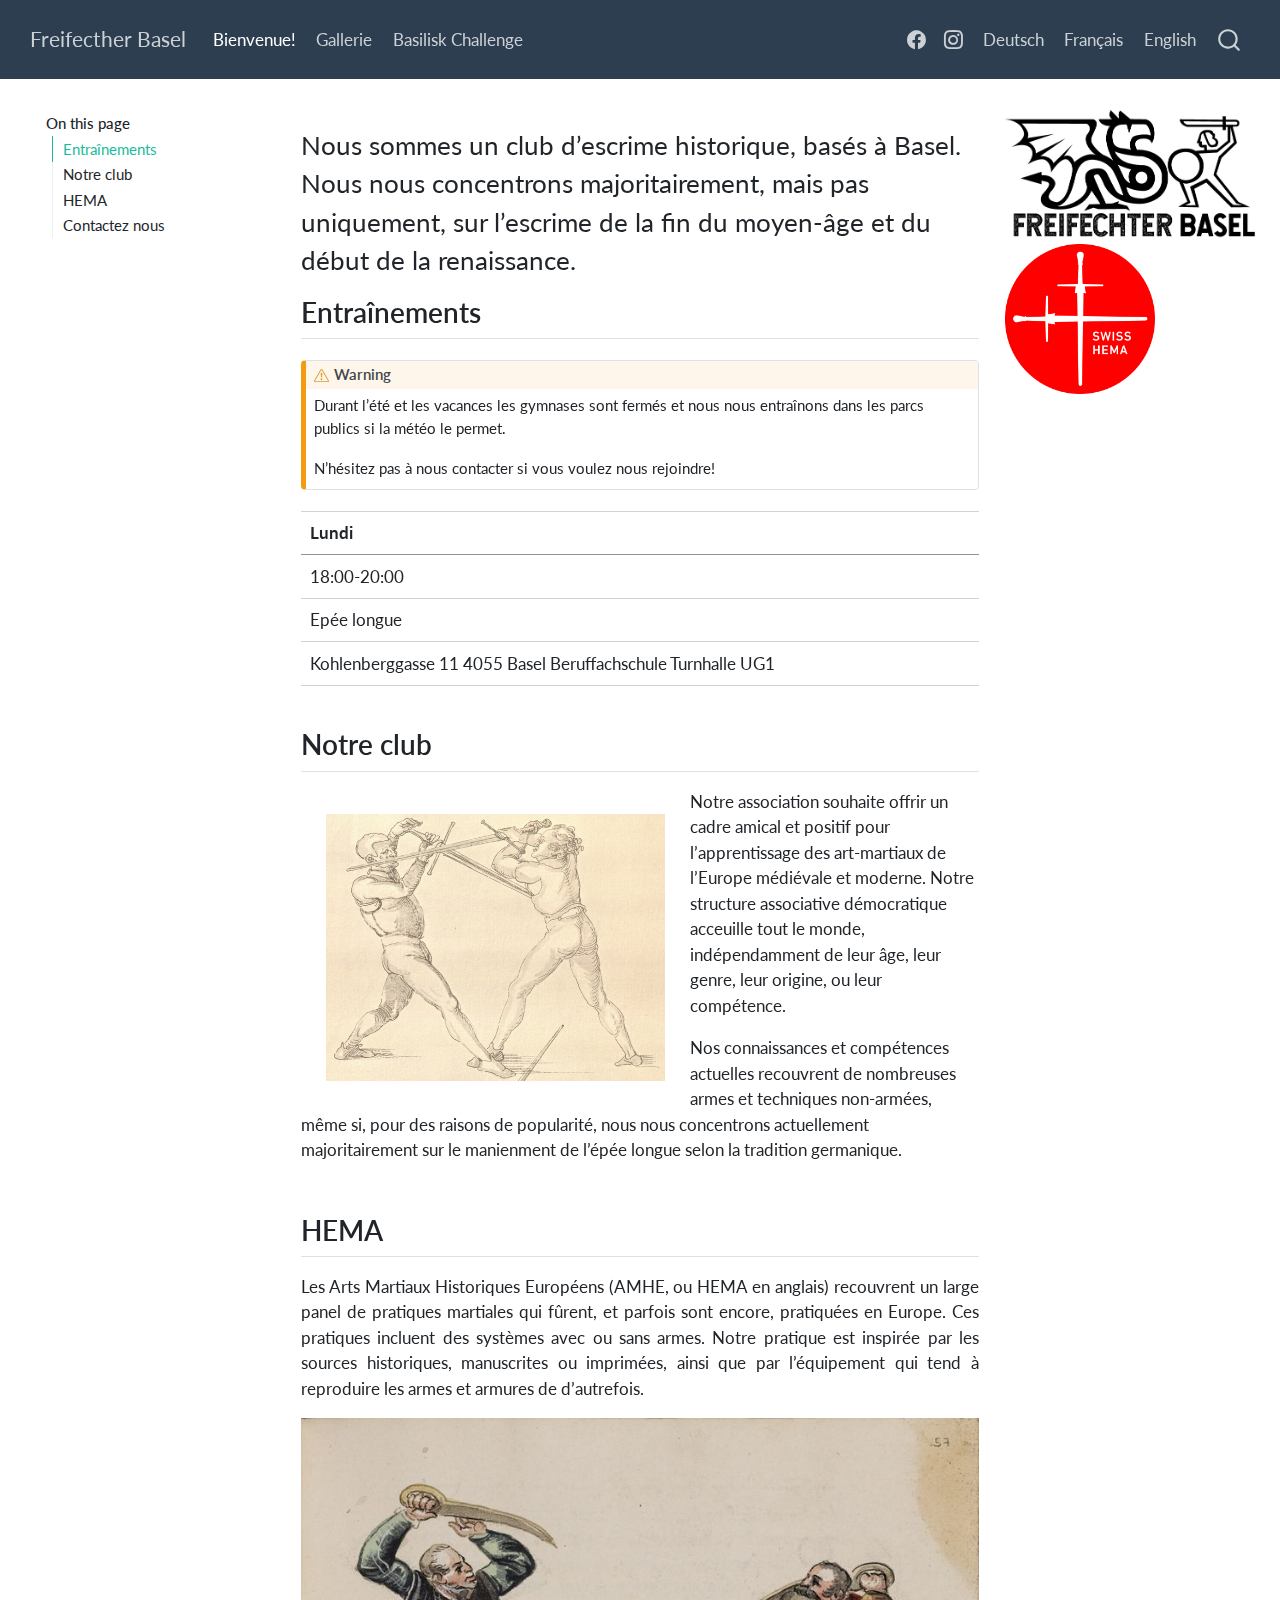
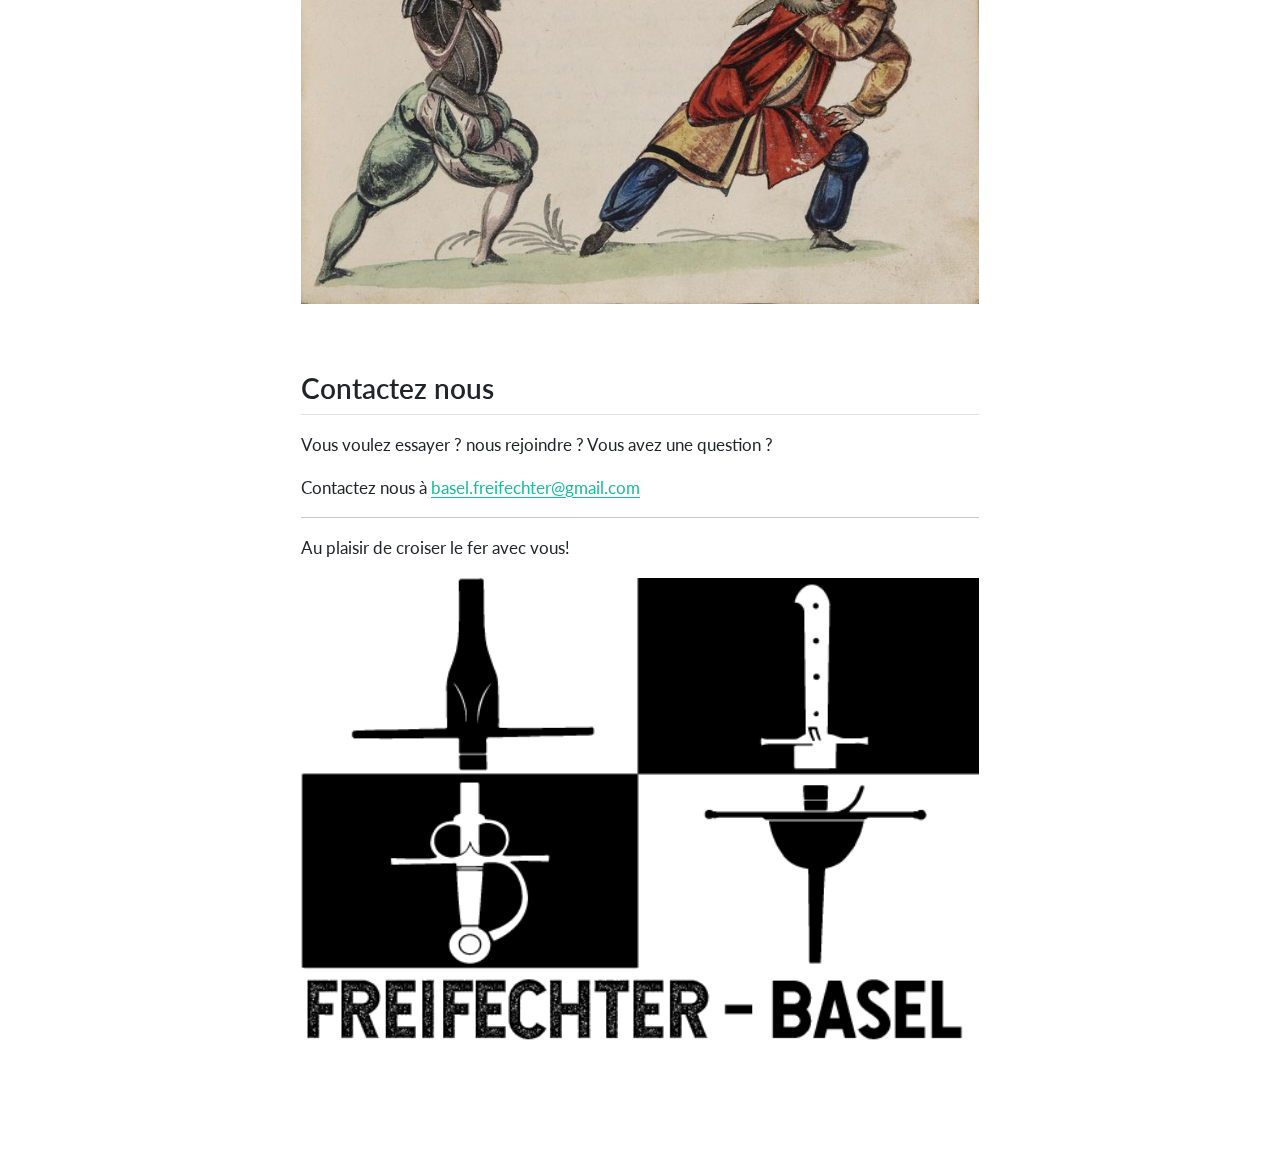
<file: fr/index.html>
<!DOCTYPE html>
<html xmlns="http://www.w3.org/1999/xhtml" lang="en" xml:lang="en"><head>

<meta charset="utf-8">
<meta name="generator" content="quarto-1.8.27">

<meta name="viewport" content="width=device-width, initial-scale=1.0, user-scalable=yes">


<title>Freifecther Basel</title>
<style>
code{white-space: pre-wrap;}
span.smallcaps{font-variant: small-caps;}
div.columns{display: flex; gap: min(4vw, 1.5em);}
div.column{flex: auto; overflow-x: auto;}
div.hanging-indent{margin-left: 1.5em; text-indent: -1.5em;}
ul.task-list{list-style: none;}
ul.task-list li input[type="checkbox"] {
  width: 0.8em;
  margin: 0 0.8em 0.2em -1em; /* quarto-specific, see https://github.com/quarto-dev/quarto-cli/issues/4556 */ 
  vertical-align: middle;
}
</style>


<script src="site_libs/quarto-nav/quarto-nav.js"></script>
<script src="site_libs/quarto-nav/headroom.min.js"></script>
<script src="site_libs/clipboard/clipboard.min.js"></script>
<script src="site_libs/quarto-search/autocomplete.umd.js"></script>
<script src="site_libs/quarto-search/fuse.min.js"></script>
<script src="site_libs/quarto-search/quarto-search.js"></script>
<meta name="quarto:offset" content="./">
<link href="./assets/LOGO_SWISSHEMA.png" rel="icon" type="image/png">
<script src="site_libs/quarto-html/quarto.js" type="module"></script>
<script src="site_libs/quarto-html/tabsets/tabsets.js" type="module"></script>
<script src="site_libs/quarto-html/axe/axe-check.js" type="module"></script>
<script src="site_libs/quarto-html/popper.min.js"></script>
<script src="site_libs/quarto-html/tippy.umd.min.js"></script>
<script src="site_libs/quarto-html/anchor.min.js"></script>
<link href="site_libs/quarto-html/tippy.css" rel="stylesheet">
<link href="site_libs/quarto-html/quarto-syntax-highlighting-ed96de9b727972fe78a7b5d16c58bf87.css" rel="stylesheet" id="quarto-text-highlighting-styles">
<script src="site_libs/bootstrap/bootstrap.min.js"></script>
<link href="site_libs/bootstrap/bootstrap-icons.css" rel="stylesheet">
<link href="site_libs/bootstrap/bootstrap-28ce2f92125236a284ff4f393e5b0d14.min.css" rel="stylesheet" append-hash="true" id="quarto-bootstrap" data-mode="light">
<script id="quarto-search-options" type="application/json">{
  "location": "navbar",
  "copy-button": false,
  "collapse-after": 3,
  "panel-placement": "end",
  "type": "overlay",
  "limit": 50,
  "keyboard-shortcut": [
    "f",
    "/",
    "s"
  ],
  "show-item-context": false,
  "language": {
    "search-no-results-text": "No results",
    "search-matching-documents-text": "matching documents",
    "search-copy-link-title": "Copy link to search",
    "search-hide-matches-text": "Hide additional matches",
    "search-more-match-text": "more match in this document",
    "search-more-matches-text": "more matches in this document",
    "search-clear-button-title": "Clear",
    "search-text-placeholder": "",
    "search-detached-cancel-button-title": "Cancel",
    "search-submit-button-title": "Submit",
    "search-label": "Search"
  }
}</script>


<link rel="stylesheet" href="styles.css">
</head>

<body class="floating nav-fixed slimcontent quarto-light">

<div id="quarto-search-results"></div>
  <header id="quarto-header" class="headroom fixed-top">
    <nav class="navbar navbar-expand-lg " data-bs-theme="dark">
      <div class="navbar-container container-fluid">
      <div class="navbar-brand-container mx-auto">
    <a class="navbar-brand" href="./index.html">
    <span class="navbar-title">Freifecther Basel</span>
    </a>
  </div>
            <div id="quarto-search" class="" title="Search"></div>
          <button class="navbar-toggler" type="button" data-bs-toggle="collapse" data-bs-target="#navbarCollapse" aria-controls="navbarCollapse" role="menu" aria-expanded="false" aria-label="Toggle navigation" onclick="if (window.quartoToggleHeadroom) { window.quartoToggleHeadroom(); }">
  <span class="navbar-toggler-icon"></span>
</button>
          <div class="collapse navbar-collapse" id="navbarCollapse">
            <ul class="navbar-nav navbar-nav-scroll me-auto">
  <li class="nav-item">
    <a class="nav-link active" href="./index.html" aria-current="page"> 
<span class="menu-text">Bienvenue!</span></a>
  </li>  
  <li class="nav-item">
    <a class="nav-link" href="./gallery.html"> 
<span class="menu-text">Gallerie</span></a>
  </li>  
  <li class="nav-item">
    <a class="nav-link" href="./basilisk.html"> 
<span class="menu-text">Basilisk Challenge</span></a>
  </li>  
</ul>
            <ul class="navbar-nav navbar-nav-scroll ms-auto">
  <li class="nav-item compact">
    <a class="nav-link" href="https://www.facebook.com/freifechterbasel/"> <i class="bi bi-facebook" role="img" aria-label="Facebook">
</i> 
<span class="menu-text"></span></a>
  </li>  
  <li class="nav-item compact">
    <a class="nav-link" href="https://www.instagram.com/freifechter_basel/"> <i class="bi bi-instagram" role="img" aria-label="Instagram">
</i> 
<span class="menu-text"></span></a>
  </li>  
  <li class="nav-item">
    <a class="nav-link" href="./../index.html"> 
<span class="menu-text">Deutsch</span></a>
  </li>  
  <li class="nav-item">
    <a class="nav-link" href="./index.html"> 
<span class="menu-text">Français</span></a>
  </li>  
  <li class="nav-item">
    <a class="nav-link" href="./../en/index.html"> 
<span class="menu-text">English</span></a>
  </li>  
</ul>
          </div> <!-- /navcollapse -->
            <div class="quarto-navbar-tools">
</div>
      </div> <!-- /container-fluid -->
    </nav>
</header>
<!-- content -->
<div id="quarto-content" class="quarto-container page-columns page-rows-contents page-layout-article page-navbar">
<!-- sidebar -->
  <nav id="quarto-sidebar" class="sidebar collapse collapse-horizontal quarto-sidebar-collapse-item sidebar-navigation floating overflow-auto">
    <nav id="TOC" role="doc-toc" class="toc-active">
    <h2 id="toc-title">On this page</h2>
   
  <ul>
  <li><a href="#entraînements" id="toc-entraînements" class="nav-link active" data-scroll-target="#entraînements">Entraînements</a></li>
  <li><a href="#notre-club" id="toc-notre-club" class="nav-link" data-scroll-target="#notre-club">Notre club</a></li>
  <li><a href="#hema" id="toc-hema" class="nav-link" data-scroll-target="#hema">HEMA</a></li>
  <li><a href="#contactez-nous" id="toc-contactez-nous" class="nav-link" data-scroll-target="#contactez-nous">Contactez nous</a></li>
  </ul>
</nav>
</nav>
<div id="quarto-sidebar-glass" class="quarto-sidebar-collapse-item" data-bs-toggle="collapse" data-bs-target=".quarto-sidebar-collapse-item"></div>
<!-- margin-sidebar -->
    <div id="quarto-margin-sidebar" class="sidebar margin-sidebar zindex-bottom">
    </div>
<!-- main -->
<main class="content page-columns page-full" id="quarto-document-content"><header id="title-block-header" class="quarto-title-block"></header>





<div class="no-row-height column-margin column-container"><div class="">
<p><img src="assets/Basilisk.png" class="img-fluid" style="width:120.0%"> <img src="assets/LOGO_SWISSHEMA.png" class="img-fluid quarto-figure quarto-figure-center" style="width:60.0%"></p>
</div></div><div style="font-size: 150%;">
<p>Nous sommes un club d’escrime historique, basés à Basel. Nous nous concentrons majoritairement, mais pas uniquement, sur l’escrime de la fin du moyen-âge et du début de la renaissance.</p>
</div>
<section id="entraînements" class="level2">
<h2 class="anchored" data-anchor-id="entraînements">Entraînements</h2>
<div class="callout callout-style-default callout-warning callout-titled">
<div class="callout-header d-flex align-content-center">
<div class="callout-icon-container">
<i class="callout-icon"></i>
</div>
<div class="callout-title-container flex-fill">
Warning
</div>
</div>
<div class="callout-body-container callout-body">
<p>Durant l’été et les vacances les gymnases sont fermés et nous nous entraînons dans les parcs publics si la météo le permet.</p>
<p>N’hésitez pas à nous contacter si vous voulez nous rejoindre!</p>
</div>
</div>
<table class="caption-top table">
<colgroup>
<col style="width: 45%">
</colgroup>
<thead>
<tr class="header">
<th>Lundi</th>
</tr>
</thead>
<tbody>
<tr class="odd">
<td>18:00-20:00</td>
</tr>
<tr class="even">
<td>Epée longue</td>
</tr>
<tr class="odd">
<td>Kohlenberggasse 11 4055 Basel Beruffachschule Turnhalle UG1</td>
</tr>
</tbody>
</table>
</section>
<section id="notre-club" class="level2">
<h2 class="anchored" data-anchor-id="notre-club">Notre club</h2>
<div class="img-float">
<p><img src="assets/Durer.png" class="img-fluid" style="float: left; margin: 25px;;width:50.0%"></p>
</div>
<p align="justify">
</p><p>Notre association souhaite offrir un cadre amical et positif pour l’apprentissage des art-martiaux de l’Europe médiévale et moderne. Notre structure associative démocratique acceuille tout le monde, indépendamment de leur âge, leur genre, leur origine, ou leur compétence.</p>
<p>Nos connaissances et compétences actuelles recouvrent de nombreuses armes et techniques non-armées, même si, pour des raisons de popularité, nous nous concentrons actuellement majoritairement sur le manienment de l’épée longue selon la tradition germanique.</p>
<p></p>
</section>
<section id="hema" class="level2">
<h2 class="anchored" data-anchor-id="hema">HEMA</h2>
<p align="justify">
Les Arts Martiaux Historiques Européens (AMHE, ou HEMA en anglais) recouvrent un large panel de pratiques martiales qui fûrent, et parfois sont encore, pratiquées en Europe. Ces pratiques incluent des systèmes avec ou sans armes. Notre pratique est inspirée par les sources historiques, manuscrites ou imprimées, ainsi que par l’équipement qui tend à reproduire les armes et armures de d’autrefois.
</p>
<div class="quarto-figure quarto-figure-center">
<figure class="figure">
<p><img src="assets/dussack.jpg" class="img-fluid quarto-figure quarto-figure-center figure-img" style="width:100.0%"></p>
</figure>
</div>
</section>
<section id="contactez-nous" class="level2">
<h2 class="anchored" data-anchor-id="contactez-nous">Contactez nous</h2>
<p>Vous voulez essayer ? nous rejoindre ? Vous avez une question ?</p>
<p>Contactez nous à <a href="mailto:basel.freifechter@gmail.com">basel.freifechter@gmail.com</a></p>
<hr>
<p>Au plaisir de croiser le fer avec vous!</p>
<div class="img-float">
<div class="quarto-figure quarto-figure-center">
<figure class="figure">
<p><img src="assets/Damier.png" class="img-fluid quarto-figure quarto-figure-center figure-img" style="width:100.0%"></p>
</figure>
</div>
</div>


</section>

</main> <!-- /main -->
<script id="quarto-html-after-body" type="application/javascript">
  window.document.addEventListener("DOMContentLoaded", function (event) {
    const icon = "";
    const anchorJS = new window.AnchorJS();
    anchorJS.options = {
      placement: 'right',
      icon: icon
    };
    anchorJS.add('.anchored');
    const isCodeAnnotation = (el) => {
      for (const clz of el.classList) {
        if (clz.startsWith('code-annotation-')) {                     
          return true;
        }
      }
      return false;
    }
    const onCopySuccess = function(e) {
      // button target
      const button = e.trigger;
      // don't keep focus
      button.blur();
      // flash "checked"
      button.classList.add('code-copy-button-checked');
      var currentTitle = button.getAttribute("title");
      button.setAttribute("title", "Copied!");
      let tooltip;
      if (window.bootstrap) {
        button.setAttribute("data-bs-toggle", "tooltip");
        button.setAttribute("data-bs-placement", "left");
        button.setAttribute("data-bs-title", "Copied!");
        tooltip = new bootstrap.Tooltip(button, 
          { trigger: "manual", 
            customClass: "code-copy-button-tooltip",
            offset: [0, -8]});
        tooltip.show();    
      }
      setTimeout(function() {
        if (tooltip) {
          tooltip.hide();
          button.removeAttribute("data-bs-title");
          button.removeAttribute("data-bs-toggle");
          button.removeAttribute("data-bs-placement");
        }
        button.setAttribute("title", currentTitle);
        button.classList.remove('code-copy-button-checked');
      }, 1000);
      // clear code selection
      e.clearSelection();
    }
    const getTextToCopy = function(trigger) {
      const outerScaffold = trigger.parentElement.cloneNode(true);
      const codeEl = outerScaffold.querySelector('code');
      for (const childEl of codeEl.children) {
        if (isCodeAnnotation(childEl)) {
          childEl.remove();
        }
      }
      return codeEl.innerText;
    }
    const clipboard = new window.ClipboardJS('.code-copy-button:not([data-in-quarto-modal])', {
      text: getTextToCopy
    });
    clipboard.on('success', onCopySuccess);
    if (window.document.getElementById('quarto-embedded-source-code-modal')) {
      const clipboardModal = new window.ClipboardJS('.code-copy-button[data-in-quarto-modal]', {
        text: getTextToCopy,
        container: window.document.getElementById('quarto-embedded-source-code-modal')
      });
      clipboardModal.on('success', onCopySuccess);
    }
      var localhostRegex = new RegExp(/^(?:http|https):\/\/localhost\:?[0-9]*\//);
      var mailtoRegex = new RegExp(/^mailto:/);
        var filterRegex = new RegExp('/' + window.location.host + '/');
      var isInternal = (href) => {
          return filterRegex.test(href) || localhostRegex.test(href) || mailtoRegex.test(href);
      }
      // Inspect non-navigation links and adorn them if external
     var links = window.document.querySelectorAll('a[href]:not(.nav-link):not(.navbar-brand):not(.toc-action):not(.sidebar-link):not(.sidebar-item-toggle):not(.pagination-link):not(.no-external):not([aria-hidden]):not(.dropdown-item):not(.quarto-navigation-tool):not(.about-link)');
      for (var i=0; i<links.length; i++) {
        const link = links[i];
        if (!isInternal(link.href)) {
          // undo the damage that might have been done by quarto-nav.js in the case of
          // links that we want to consider external
          if (link.dataset.originalHref !== undefined) {
            link.href = link.dataset.originalHref;
          }
        }
      }
    function tippyHover(el, contentFn, onTriggerFn, onUntriggerFn) {
      const config = {
        allowHTML: true,
        maxWidth: 500,
        delay: 100,
        arrow: false,
        appendTo: function(el) {
            return el.parentElement;
        },
        interactive: true,
        interactiveBorder: 10,
        theme: 'quarto',
        placement: 'bottom-start',
      };
      if (contentFn) {
        config.content = contentFn;
      }
      if (onTriggerFn) {
        config.onTrigger = onTriggerFn;
      }
      if (onUntriggerFn) {
        config.onUntrigger = onUntriggerFn;
      }
      window.tippy(el, config); 
    }
    const noterefs = window.document.querySelectorAll('a[role="doc-noteref"]');
    for (var i=0; i<noterefs.length; i++) {
      const ref = noterefs[i];
      tippyHover(ref, function() {
        // use id or data attribute instead here
        let href = ref.getAttribute('data-footnote-href') || ref.getAttribute('href');
        try { href = new URL(href).hash; } catch {}
        const id = href.replace(/^#\/?/, "");
        const note = window.document.getElementById(id);
        if (note) {
          return note.innerHTML;
        } else {
          return "";
        }
      });
    }
    const xrefs = window.document.querySelectorAll('a.quarto-xref');
    const processXRef = (id, note) => {
      // Strip column container classes
      const stripColumnClz = (el) => {
        el.classList.remove("page-full", "page-columns");
        if (el.children) {
          for (const child of el.children) {
            stripColumnClz(child);
          }
        }
      }
      stripColumnClz(note)
      if (id === null || id.startsWith('sec-')) {
        // Special case sections, only their first couple elements
        const container = document.createElement("div");
        if (note.children && note.children.length > 2) {
          container.appendChild(note.children[0].cloneNode(true));
          for (let i = 1; i < note.children.length; i++) {
            const child = note.children[i];
            if (child.tagName === "P" && child.innerText === "") {
              continue;
            } else {
              container.appendChild(child.cloneNode(true));
              break;
            }
          }
          if (window.Quarto?.typesetMath) {
            window.Quarto.typesetMath(container);
          }
          return container.innerHTML
        } else {
          if (window.Quarto?.typesetMath) {
            window.Quarto.typesetMath(note);
          }
          return note.innerHTML;
        }
      } else {
        // Remove any anchor links if they are present
        const anchorLink = note.querySelector('a.anchorjs-link');
        if (anchorLink) {
          anchorLink.remove();
        }
        if (window.Quarto?.typesetMath) {
          window.Quarto.typesetMath(note);
        }
        if (note.classList.contains("callout")) {
          return note.outerHTML;
        } else {
          return note.innerHTML;
        }
      }
    }
    for (var i=0; i<xrefs.length; i++) {
      const xref = xrefs[i];
      tippyHover(xref, undefined, function(instance) {
        instance.disable();
        let url = xref.getAttribute('href');
        let hash = undefined; 
        if (url.startsWith('#')) {
          hash = url;
        } else {
          try { hash = new URL(url).hash; } catch {}
        }
        if (hash) {
          const id = hash.replace(/^#\/?/, "");
          const note = window.document.getElementById(id);
          if (note !== null) {
            try {
              const html = processXRef(id, note.cloneNode(true));
              instance.setContent(html);
            } finally {
              instance.enable();
              instance.show();
            }
          } else {
            // See if we can fetch this
            fetch(url.split('#')[0])
            .then(res => res.text())
            .then(html => {
              const parser = new DOMParser();
              const htmlDoc = parser.parseFromString(html, "text/html");
              const note = htmlDoc.getElementById(id);
              if (note !== null) {
                const html = processXRef(id, note);
                instance.setContent(html);
              } 
            }).finally(() => {
              instance.enable();
              instance.show();
            });
          }
        } else {
          // See if we can fetch a full url (with no hash to target)
          // This is a special case and we should probably do some content thinning / targeting
          fetch(url)
          .then(res => res.text())
          .then(html => {
            const parser = new DOMParser();
            const htmlDoc = parser.parseFromString(html, "text/html");
            const note = htmlDoc.querySelector('main.content');
            if (note !== null) {
              // This should only happen for chapter cross references
              // (since there is no id in the URL)
              // remove the first header
              if (note.children.length > 0 && note.children[0].tagName === "HEADER") {
                note.children[0].remove();
              }
              const html = processXRef(null, note);
              instance.setContent(html);
            } 
          }).finally(() => {
            instance.enable();
            instance.show();
          });
        }
      }, function(instance) {
      });
    }
        let selectedAnnoteEl;
        const selectorForAnnotation = ( cell, annotation) => {
          let cellAttr = 'data-code-cell="' + cell + '"';
          let lineAttr = 'data-code-annotation="' +  annotation + '"';
          const selector = 'span[' + cellAttr + '][' + lineAttr + ']';
          return selector;
        }
        const selectCodeLines = (annoteEl) => {
          const doc = window.document;
          const targetCell = annoteEl.getAttribute("data-target-cell");
          const targetAnnotation = annoteEl.getAttribute("data-target-annotation");
          const annoteSpan = window.document.querySelector(selectorForAnnotation(targetCell, targetAnnotation));
          const lines = annoteSpan.getAttribute("data-code-lines").split(",");
          const lineIds = lines.map((line) => {
            return targetCell + "-" + line;
          })
          let top = null;
          let height = null;
          let parent = null;
          if (lineIds.length > 0) {
              //compute the position of the single el (top and bottom and make a div)
              const el = window.document.getElementById(lineIds[0]);
              top = el.offsetTop;
              height = el.offsetHeight;
              parent = el.parentElement.parentElement;
            if (lineIds.length > 1) {
              const lastEl = window.document.getElementById(lineIds[lineIds.length - 1]);
              const bottom = lastEl.offsetTop + lastEl.offsetHeight;
              height = bottom - top;
            }
            if (top !== null && height !== null && parent !== null) {
              // cook up a div (if necessary) and position it 
              let div = window.document.getElementById("code-annotation-line-highlight");
              if (div === null) {
                div = window.document.createElement("div");
                div.setAttribute("id", "code-annotation-line-highlight");
                div.style.position = 'absolute';
                parent.appendChild(div);
              }
              div.style.top = top - 2 + "px";
              div.style.height = height + 4 + "px";
              div.style.left = 0;
              let gutterDiv = window.document.getElementById("code-annotation-line-highlight-gutter");
              if (gutterDiv === null) {
                gutterDiv = window.document.createElement("div");
                gutterDiv.setAttribute("id", "code-annotation-line-highlight-gutter");
                gutterDiv.style.position = 'absolute';
                const codeCell = window.document.getElementById(targetCell);
                const gutter = codeCell.querySelector('.code-annotation-gutter');
                gutter.appendChild(gutterDiv);
              }
              gutterDiv.style.top = top - 2 + "px";
              gutterDiv.style.height = height + 4 + "px";
            }
            selectedAnnoteEl = annoteEl;
          }
        };
        const unselectCodeLines = () => {
          const elementsIds = ["code-annotation-line-highlight", "code-annotation-line-highlight-gutter"];
          elementsIds.forEach((elId) => {
            const div = window.document.getElementById(elId);
            if (div) {
              div.remove();
            }
          });
          selectedAnnoteEl = undefined;
        };
          // Handle positioning of the toggle
      window.addEventListener(
        "resize",
        throttle(() => {
          elRect = undefined;
          if (selectedAnnoteEl) {
            selectCodeLines(selectedAnnoteEl);
          }
        }, 10)
      );
      function throttle(fn, ms) {
      let throttle = false;
      let timer;
        return (...args) => {
          if(!throttle) { // first call gets through
              fn.apply(this, args);
              throttle = true;
          } else { // all the others get throttled
              if(timer) clearTimeout(timer); // cancel #2
              timer = setTimeout(() => {
                fn.apply(this, args);
                timer = throttle = false;
              }, ms);
          }
        };
      }
        // Attach click handler to the DT
        const annoteDls = window.document.querySelectorAll('dt[data-target-cell]');
        for (const annoteDlNode of annoteDls) {
          annoteDlNode.addEventListener('click', (event) => {
            const clickedEl = event.target;
            if (clickedEl !== selectedAnnoteEl) {
              unselectCodeLines();
              const activeEl = window.document.querySelector('dt[data-target-cell].code-annotation-active');
              if (activeEl) {
                activeEl.classList.remove('code-annotation-active');
              }
              selectCodeLines(clickedEl);
              clickedEl.classList.add('code-annotation-active');
            } else {
              // Unselect the line
              unselectCodeLines();
              clickedEl.classList.remove('code-annotation-active');
            }
          });
        }
    const findCites = (el) => {
      const parentEl = el.parentElement;
      if (parentEl) {
        const cites = parentEl.dataset.cites;
        if (cites) {
          return {
            el,
            cites: cites.split(' ')
          };
        } else {
          return findCites(el.parentElement)
        }
      } else {
        return undefined;
      }
    };
    var bibliorefs = window.document.querySelectorAll('a[role="doc-biblioref"]');
    for (var i=0; i<bibliorefs.length; i++) {
      const ref = bibliorefs[i];
      const citeInfo = findCites(ref);
      if (citeInfo) {
        tippyHover(citeInfo.el, function() {
          var popup = window.document.createElement('div');
          citeInfo.cites.forEach(function(cite) {
            var citeDiv = window.document.createElement('div');
            citeDiv.classList.add('hanging-indent');
            citeDiv.classList.add('csl-entry');
            var biblioDiv = window.document.getElementById('ref-' + cite);
            if (biblioDiv) {
              citeDiv.innerHTML = biblioDiv.innerHTML;
            }
            popup.appendChild(citeDiv);
          });
          return popup.innerHTML;
        });
      }
    }
  });
  </script>
</div> <!-- /content -->




</body></html>
</file>
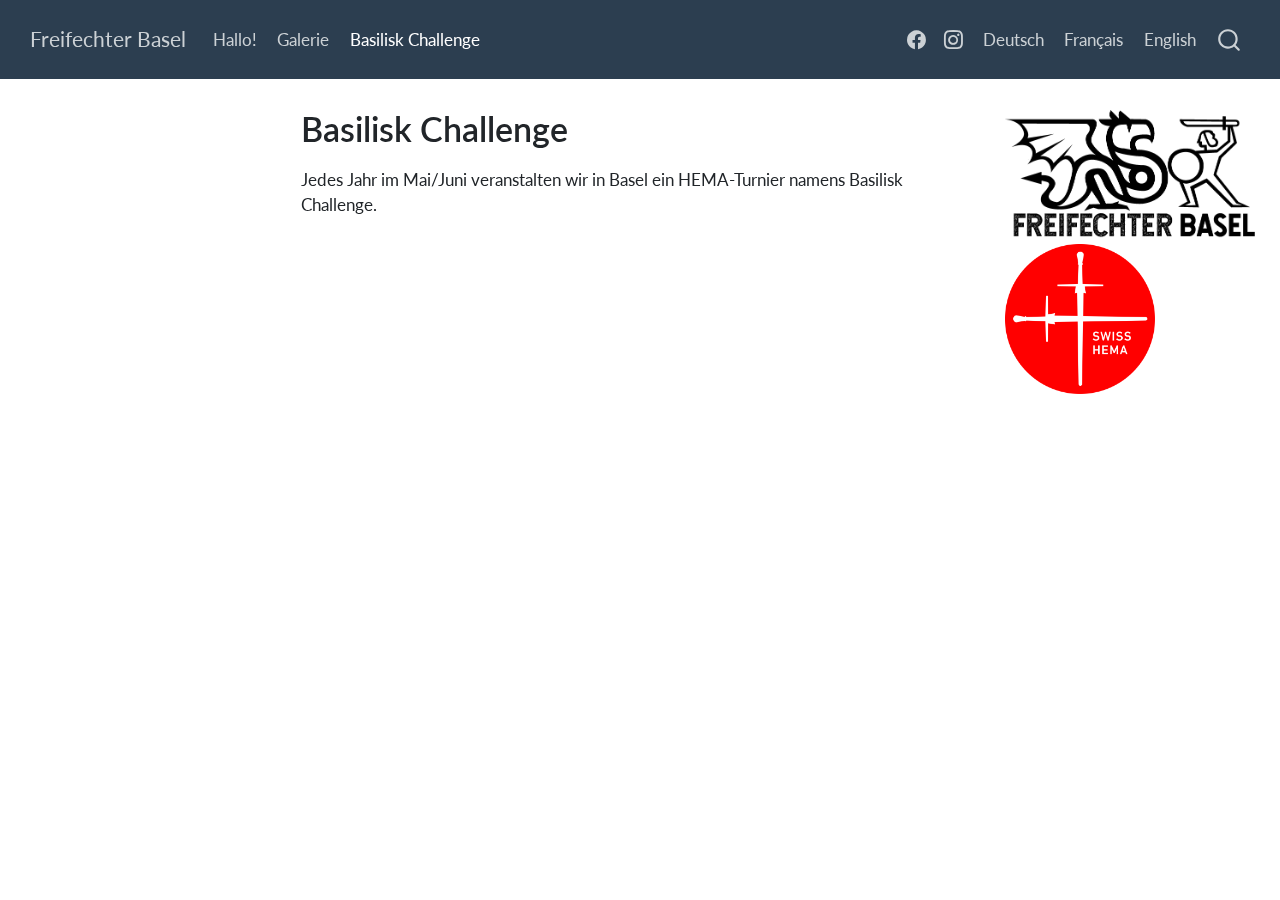
<file: basilisk.html>
<!DOCTYPE html>
<html xmlns="http://www.w3.org/1999/xhtml" lang="en" xml:lang="en"><head>

<meta charset="utf-8">
<meta name="generator" content="quarto-1.8.27">

<meta name="viewport" content="width=device-width, initial-scale=1.0, user-scalable=yes">


<title>Basilisk Challenge – Freifechter Basel</title>
<style>
code{white-space: pre-wrap;}
span.smallcaps{font-variant: small-caps;}
div.columns{display: flex; gap: min(4vw, 1.5em);}
div.column{flex: auto; overflow-x: auto;}
div.hanging-indent{margin-left: 1.5em; text-indent: -1.5em;}
ul.task-list{list-style: none;}
ul.task-list li input[type="checkbox"] {
  width: 0.8em;
  margin: 0 0.8em 0.2em -1em; /* quarto-specific, see https://github.com/quarto-dev/quarto-cli/issues/4556 */ 
  vertical-align: middle;
}
</style>


<script src="site_libs/quarto-nav/quarto-nav.js"></script>
<script src="site_libs/quarto-nav/headroom.min.js"></script>
<script src="site_libs/clipboard/clipboard.min.js"></script>
<script src="site_libs/quarto-search/autocomplete.umd.js"></script>
<script src="site_libs/quarto-search/fuse.min.js"></script>
<script src="site_libs/quarto-search/quarto-search.js"></script>
<meta name="quarto:offset" content="./">
<link href="./assets/LOGO_SWISSHEMA.png" rel="icon" type="image/png">
<script src="site_libs/quarto-html/quarto.js" type="module"></script>
<script src="site_libs/quarto-html/tabsets/tabsets.js" type="module"></script>
<script src="site_libs/quarto-html/axe/axe-check.js" type="module"></script>
<script src="site_libs/quarto-html/popper.min.js"></script>
<script src="site_libs/quarto-html/tippy.umd.min.js"></script>
<script src="site_libs/quarto-html/anchor.min.js"></script>
<link href="site_libs/quarto-html/tippy.css" rel="stylesheet">
<link href="site_libs/quarto-html/quarto-syntax-highlighting-ed96de9b727972fe78a7b5d16c58bf87.css" rel="stylesheet" id="quarto-text-highlighting-styles">
<script src="site_libs/bootstrap/bootstrap.min.js"></script>
<link href="site_libs/bootstrap/bootstrap-icons.css" rel="stylesheet">
<link href="site_libs/bootstrap/bootstrap-28ce2f92125236a284ff4f393e5b0d14.min.css" rel="stylesheet" append-hash="true" id="quarto-bootstrap" data-mode="light">
<script id="quarto-search-options" type="application/json">{
  "location": "navbar",
  "copy-button": false,
  "collapse-after": 3,
  "panel-placement": "end",
  "type": "overlay",
  "limit": 50,
  "keyboard-shortcut": [
    "f",
    "/",
    "s"
  ],
  "show-item-context": false,
  "language": {
    "search-no-results-text": "No results",
    "search-matching-documents-text": "matching documents",
    "search-copy-link-title": "Copy link to search",
    "search-hide-matches-text": "Hide additional matches",
    "search-more-match-text": "more match in this document",
    "search-more-matches-text": "more matches in this document",
    "search-clear-button-title": "Clear",
    "search-text-placeholder": "",
    "search-detached-cancel-button-title": "Cancel",
    "search-submit-button-title": "Submit",
    "search-label": "Search"
  }
}</script>


<link rel="stylesheet" href="styles.css">
</head>

<body class="floating nav-fixed quarto-light">

<div id="quarto-search-results"></div>
  <header id="quarto-header" class="headroom fixed-top">
    <nav class="navbar navbar-expand-lg " data-bs-theme="dark">
      <div class="navbar-container container-fluid">
      <div class="navbar-brand-container mx-auto">
    <a class="navbar-brand" href="./index.html">
    <span class="navbar-title">Freifechter Basel</span>
    </a>
  </div>
            <div id="quarto-search" class="" title="Search"></div>
          <button class="navbar-toggler" type="button" data-bs-toggle="collapse" data-bs-target="#navbarCollapse" aria-controls="navbarCollapse" role="menu" aria-expanded="false" aria-label="Toggle navigation" onclick="if (window.quartoToggleHeadroom) { window.quartoToggleHeadroom(); }">
  <span class="navbar-toggler-icon"></span>
</button>
          <div class="collapse navbar-collapse" id="navbarCollapse">
            <ul class="navbar-nav navbar-nav-scroll me-auto">
  <li class="nav-item">
    <a class="nav-link" href="./index.html"> 
<span class="menu-text">Hallo!</span></a>
  </li>  
  <li class="nav-item">
    <a class="nav-link" href="./gallery.html"> 
<span class="menu-text">Galerie</span></a>
  </li>  
  <li class="nav-item">
    <a class="nav-link active" href="./basilisk.html" aria-current="page"> 
<span class="menu-text">Basilisk Challenge</span></a>
  </li>  
</ul>
            <ul class="navbar-nav navbar-nav-scroll ms-auto">
  <li class="nav-item compact">
    <a class="nav-link" href="https://www.facebook.com/freifechterbasel/"> <i class="bi bi-facebook" role="img" aria-label="Facebook">
</i> 
<span class="menu-text"></span></a>
  </li>  
  <li class="nav-item compact">
    <a class="nav-link" href="https://www.instagram.com/freifechter_basel/"> <i class="bi bi-instagram" role="img" aria-label="Instagram">
</i> 
<span class="menu-text"></span></a>
  </li>  
  <li class="nav-item">
    <a class="nav-link" href="./index.html"> 
<span class="menu-text">Deutsch</span></a>
  </li>  
  <li class="nav-item">
    <a class="nav-link" href="./fr/index.html"> 
<span class="menu-text">Français</span></a>
  </li>  
  <li class="nav-item">
    <a class="nav-link" href="./en/index.html"> 
<span class="menu-text">English</span></a>
  </li>  
</ul>
          </div> <!-- /navcollapse -->
            <div class="quarto-navbar-tools">
</div>
      </div> <!-- /container-fluid -->
    </nav>
</header>
<!-- content -->
<div id="quarto-content" class="quarto-container page-columns page-rows-contents page-layout-article page-navbar">
<!-- sidebar -->
  <nav id="quarto-sidebar" class="sidebar collapse collapse-horizontal quarto-sidebar-collapse-item sidebar-navigation floating overflow-auto">
    
</nav>
<div id="quarto-sidebar-glass" class="quarto-sidebar-collapse-item" data-bs-toggle="collapse" data-bs-target=".quarto-sidebar-collapse-item"></div>
<!-- margin-sidebar -->
    <div id="quarto-margin-sidebar" class="sidebar margin-sidebar zindex-bottom">
    </div>
<!-- main -->
<main class="content page-columns page-full" id="quarto-document-content">

<header id="title-block-header" class="quarto-title-block default">
<div class="quarto-title">
<h1 class="title">Basilisk Challenge</h1>
</div>



<div class="quarto-title-meta">

    
  
    
  </div>
  


</header>



<div class="no-row-height column-margin column-container"><div class="">
<p><img src="assets/Basilisk.png" class="img-fluid" style="width:120.0%"> <img src="assets/LOGO_SWISSHEMA.png" class="img-fluid quarto-figure quarto-figure-center" style="width:60.0%"></p>
</div></div><p>Jedes Jahr im Mai/Juni veranstalten wir in Basel ein HEMA-Turnier namens Basilisk Challenge.</p>



</main> <!-- /main -->
<script id="quarto-html-after-body" type="application/javascript">
  window.document.addEventListener("DOMContentLoaded", function (event) {
    const icon = "";
    const anchorJS = new window.AnchorJS();
    anchorJS.options = {
      placement: 'right',
      icon: icon
    };
    anchorJS.add('.anchored');
    const isCodeAnnotation = (el) => {
      for (const clz of el.classList) {
        if (clz.startsWith('code-annotation-')) {                     
          return true;
        }
      }
      return false;
    }
    const onCopySuccess = function(e) {
      // button target
      const button = e.trigger;
      // don't keep focus
      button.blur();
      // flash "checked"
      button.classList.add('code-copy-button-checked');
      var currentTitle = button.getAttribute("title");
      button.setAttribute("title", "Copied!");
      let tooltip;
      if (window.bootstrap) {
        button.setAttribute("data-bs-toggle", "tooltip");
        button.setAttribute("data-bs-placement", "left");
        button.setAttribute("data-bs-title", "Copied!");
        tooltip = new bootstrap.Tooltip(button, 
          { trigger: "manual", 
            customClass: "code-copy-button-tooltip",
            offset: [0, -8]});
        tooltip.show();    
      }
      setTimeout(function() {
        if (tooltip) {
          tooltip.hide();
          button.removeAttribute("data-bs-title");
          button.removeAttribute("data-bs-toggle");
          button.removeAttribute("data-bs-placement");
        }
        button.setAttribute("title", currentTitle);
        button.classList.remove('code-copy-button-checked');
      }, 1000);
      // clear code selection
      e.clearSelection();
    }
    const getTextToCopy = function(trigger) {
      const outerScaffold = trigger.parentElement.cloneNode(true);
      const codeEl = outerScaffold.querySelector('code');
      for (const childEl of codeEl.children) {
        if (isCodeAnnotation(childEl)) {
          childEl.remove();
        }
      }
      return codeEl.innerText;
    }
    const clipboard = new window.ClipboardJS('.code-copy-button:not([data-in-quarto-modal])', {
      text: getTextToCopy
    });
    clipboard.on('success', onCopySuccess);
    if (window.document.getElementById('quarto-embedded-source-code-modal')) {
      const clipboardModal = new window.ClipboardJS('.code-copy-button[data-in-quarto-modal]', {
        text: getTextToCopy,
        container: window.document.getElementById('quarto-embedded-source-code-modal')
      });
      clipboardModal.on('success', onCopySuccess);
    }
      var localhostRegex = new RegExp(/^(?:http|https):\/\/localhost\:?[0-9]*\//);
      var mailtoRegex = new RegExp(/^mailto:/);
        var filterRegex = new RegExp('/' + window.location.host + '/');
      var isInternal = (href) => {
          return filterRegex.test(href) || localhostRegex.test(href) || mailtoRegex.test(href);
      }
      // Inspect non-navigation links and adorn them if external
     var links = window.document.querySelectorAll('a[href]:not(.nav-link):not(.navbar-brand):not(.toc-action):not(.sidebar-link):not(.sidebar-item-toggle):not(.pagination-link):not(.no-external):not([aria-hidden]):not(.dropdown-item):not(.quarto-navigation-tool):not(.about-link)');
      for (var i=0; i<links.length; i++) {
        const link = links[i];
        if (!isInternal(link.href)) {
          // undo the damage that might have been done by quarto-nav.js in the case of
          // links that we want to consider external
          if (link.dataset.originalHref !== undefined) {
            link.href = link.dataset.originalHref;
          }
        }
      }
    function tippyHover(el, contentFn, onTriggerFn, onUntriggerFn) {
      const config = {
        allowHTML: true,
        maxWidth: 500,
        delay: 100,
        arrow: false,
        appendTo: function(el) {
            return el.parentElement;
        },
        interactive: true,
        interactiveBorder: 10,
        theme: 'quarto',
        placement: 'bottom-start',
      };
      if (contentFn) {
        config.content = contentFn;
      }
      if (onTriggerFn) {
        config.onTrigger = onTriggerFn;
      }
      if (onUntriggerFn) {
        config.onUntrigger = onUntriggerFn;
      }
      window.tippy(el, config); 
    }
    const noterefs = window.document.querySelectorAll('a[role="doc-noteref"]');
    for (var i=0; i<noterefs.length; i++) {
      const ref = noterefs[i];
      tippyHover(ref, function() {
        // use id or data attribute instead here
        let href = ref.getAttribute('data-footnote-href') || ref.getAttribute('href');
        try { href = new URL(href).hash; } catch {}
        const id = href.replace(/^#\/?/, "");
        const note = window.document.getElementById(id);
        if (note) {
          return note.innerHTML;
        } else {
          return "";
        }
      });
    }
    const xrefs = window.document.querySelectorAll('a.quarto-xref');
    const processXRef = (id, note) => {
      // Strip column container classes
      const stripColumnClz = (el) => {
        el.classList.remove("page-full", "page-columns");
        if (el.children) {
          for (const child of el.children) {
            stripColumnClz(child);
          }
        }
      }
      stripColumnClz(note)
      if (id === null || id.startsWith('sec-')) {
        // Special case sections, only their first couple elements
        const container = document.createElement("div");
        if (note.children && note.children.length > 2) {
          container.appendChild(note.children[0].cloneNode(true));
          for (let i = 1; i < note.children.length; i++) {
            const child = note.children[i];
            if (child.tagName === "P" && child.innerText === "") {
              continue;
            } else {
              container.appendChild(child.cloneNode(true));
              break;
            }
          }
          if (window.Quarto?.typesetMath) {
            window.Quarto.typesetMath(container);
          }
          return container.innerHTML
        } else {
          if (window.Quarto?.typesetMath) {
            window.Quarto.typesetMath(note);
          }
          return note.innerHTML;
        }
      } else {
        // Remove any anchor links if they are present
        const anchorLink = note.querySelector('a.anchorjs-link');
        if (anchorLink) {
          anchorLink.remove();
        }
        if (window.Quarto?.typesetMath) {
          window.Quarto.typesetMath(note);
        }
        if (note.classList.contains("callout")) {
          return note.outerHTML;
        } else {
          return note.innerHTML;
        }
      }
    }
    for (var i=0; i<xrefs.length; i++) {
      const xref = xrefs[i];
      tippyHover(xref, undefined, function(instance) {
        instance.disable();
        let url = xref.getAttribute('href');
        let hash = undefined; 
        if (url.startsWith('#')) {
          hash = url;
        } else {
          try { hash = new URL(url).hash; } catch {}
        }
        if (hash) {
          const id = hash.replace(/^#\/?/, "");
          const note = window.document.getElementById(id);
          if (note !== null) {
            try {
              const html = processXRef(id, note.cloneNode(true));
              instance.setContent(html);
            } finally {
              instance.enable();
              instance.show();
            }
          } else {
            // See if we can fetch this
            fetch(url.split('#')[0])
            .then(res => res.text())
            .then(html => {
              const parser = new DOMParser();
              const htmlDoc = parser.parseFromString(html, "text/html");
              const note = htmlDoc.getElementById(id);
              if (note !== null) {
                const html = processXRef(id, note);
                instance.setContent(html);
              } 
            }).finally(() => {
              instance.enable();
              instance.show();
            });
          }
        } else {
          // See if we can fetch a full url (with no hash to target)
          // This is a special case and we should probably do some content thinning / targeting
          fetch(url)
          .then(res => res.text())
          .then(html => {
            const parser = new DOMParser();
            const htmlDoc = parser.parseFromString(html, "text/html");
            const note = htmlDoc.querySelector('main.content');
            if (note !== null) {
              // This should only happen for chapter cross references
              // (since there is no id in the URL)
              // remove the first header
              if (note.children.length > 0 && note.children[0].tagName === "HEADER") {
                note.children[0].remove();
              }
              const html = processXRef(null, note);
              instance.setContent(html);
            } 
          }).finally(() => {
            instance.enable();
            instance.show();
          });
        }
      }, function(instance) {
      });
    }
        let selectedAnnoteEl;
        const selectorForAnnotation = ( cell, annotation) => {
          let cellAttr = 'data-code-cell="' + cell + '"';
          let lineAttr = 'data-code-annotation="' +  annotation + '"';
          const selector = 'span[' + cellAttr + '][' + lineAttr + ']';
          return selector;
        }
        const selectCodeLines = (annoteEl) => {
          const doc = window.document;
          const targetCell = annoteEl.getAttribute("data-target-cell");
          const targetAnnotation = annoteEl.getAttribute("data-target-annotation");
          const annoteSpan = window.document.querySelector(selectorForAnnotation(targetCell, targetAnnotation));
          const lines = annoteSpan.getAttribute("data-code-lines").split(",");
          const lineIds = lines.map((line) => {
            return targetCell + "-" + line;
          })
          let top = null;
          let height = null;
          let parent = null;
          if (lineIds.length > 0) {
              //compute the position of the single el (top and bottom and make a div)
              const el = window.document.getElementById(lineIds[0]);
              top = el.offsetTop;
              height = el.offsetHeight;
              parent = el.parentElement.parentElement;
            if (lineIds.length > 1) {
              const lastEl = window.document.getElementById(lineIds[lineIds.length - 1]);
              const bottom = lastEl.offsetTop + lastEl.offsetHeight;
              height = bottom - top;
            }
            if (top !== null && height !== null && parent !== null) {
              // cook up a div (if necessary) and position it 
              let div = window.document.getElementById("code-annotation-line-highlight");
              if (div === null) {
                div = window.document.createElement("div");
                div.setAttribute("id", "code-annotation-line-highlight");
                div.style.position = 'absolute';
                parent.appendChild(div);
              }
              div.style.top = top - 2 + "px";
              div.style.height = height + 4 + "px";
              div.style.left = 0;
              let gutterDiv = window.document.getElementById("code-annotation-line-highlight-gutter");
              if (gutterDiv === null) {
                gutterDiv = window.document.createElement("div");
                gutterDiv.setAttribute("id", "code-annotation-line-highlight-gutter");
                gutterDiv.style.position = 'absolute';
                const codeCell = window.document.getElementById(targetCell);
                const gutter = codeCell.querySelector('.code-annotation-gutter');
                gutter.appendChild(gutterDiv);
              }
              gutterDiv.style.top = top - 2 + "px";
              gutterDiv.style.height = height + 4 + "px";
            }
            selectedAnnoteEl = annoteEl;
          }
        };
        const unselectCodeLines = () => {
          const elementsIds = ["code-annotation-line-highlight", "code-annotation-line-highlight-gutter"];
          elementsIds.forEach((elId) => {
            const div = window.document.getElementById(elId);
            if (div) {
              div.remove();
            }
          });
          selectedAnnoteEl = undefined;
        };
          // Handle positioning of the toggle
      window.addEventListener(
        "resize",
        throttle(() => {
          elRect = undefined;
          if (selectedAnnoteEl) {
            selectCodeLines(selectedAnnoteEl);
          }
        }, 10)
      );
      function throttle(fn, ms) {
      let throttle = false;
      let timer;
        return (...args) => {
          if(!throttle) { // first call gets through
              fn.apply(this, args);
              throttle = true;
          } else { // all the others get throttled
              if(timer) clearTimeout(timer); // cancel #2
              timer = setTimeout(() => {
                fn.apply(this, args);
                timer = throttle = false;
              }, ms);
          }
        };
      }
        // Attach click handler to the DT
        const annoteDls = window.document.querySelectorAll('dt[data-target-cell]');
        for (const annoteDlNode of annoteDls) {
          annoteDlNode.addEventListener('click', (event) => {
            const clickedEl = event.target;
            if (clickedEl !== selectedAnnoteEl) {
              unselectCodeLines();
              const activeEl = window.document.querySelector('dt[data-target-cell].code-annotation-active');
              if (activeEl) {
                activeEl.classList.remove('code-annotation-active');
              }
              selectCodeLines(clickedEl);
              clickedEl.classList.add('code-annotation-active');
            } else {
              // Unselect the line
              unselectCodeLines();
              clickedEl.classList.remove('code-annotation-active');
            }
          });
        }
    const findCites = (el) => {
      const parentEl = el.parentElement;
      if (parentEl) {
        const cites = parentEl.dataset.cites;
        if (cites) {
          return {
            el,
            cites: cites.split(' ')
          };
        } else {
          return findCites(el.parentElement)
        }
      } else {
        return undefined;
      }
    };
    var bibliorefs = window.document.querySelectorAll('a[role="doc-biblioref"]');
    for (var i=0; i<bibliorefs.length; i++) {
      const ref = bibliorefs[i];
      const citeInfo = findCites(ref);
      if (citeInfo) {
        tippyHover(citeInfo.el, function() {
          var popup = window.document.createElement('div');
          citeInfo.cites.forEach(function(cite) {
            var citeDiv = window.document.createElement('div');
            citeDiv.classList.add('hanging-indent');
            citeDiv.classList.add('csl-entry');
            var biblioDiv = window.document.getElementById('ref-' + cite);
            if (biblioDiv) {
              citeDiv.innerHTML = biblioDiv.innerHTML;
            }
            popup.appendChild(citeDiv);
          });
          return popup.innerHTML;
        });
      }
    }
  });
  </script>
</div> <!-- /content -->




</body></html>
</file>
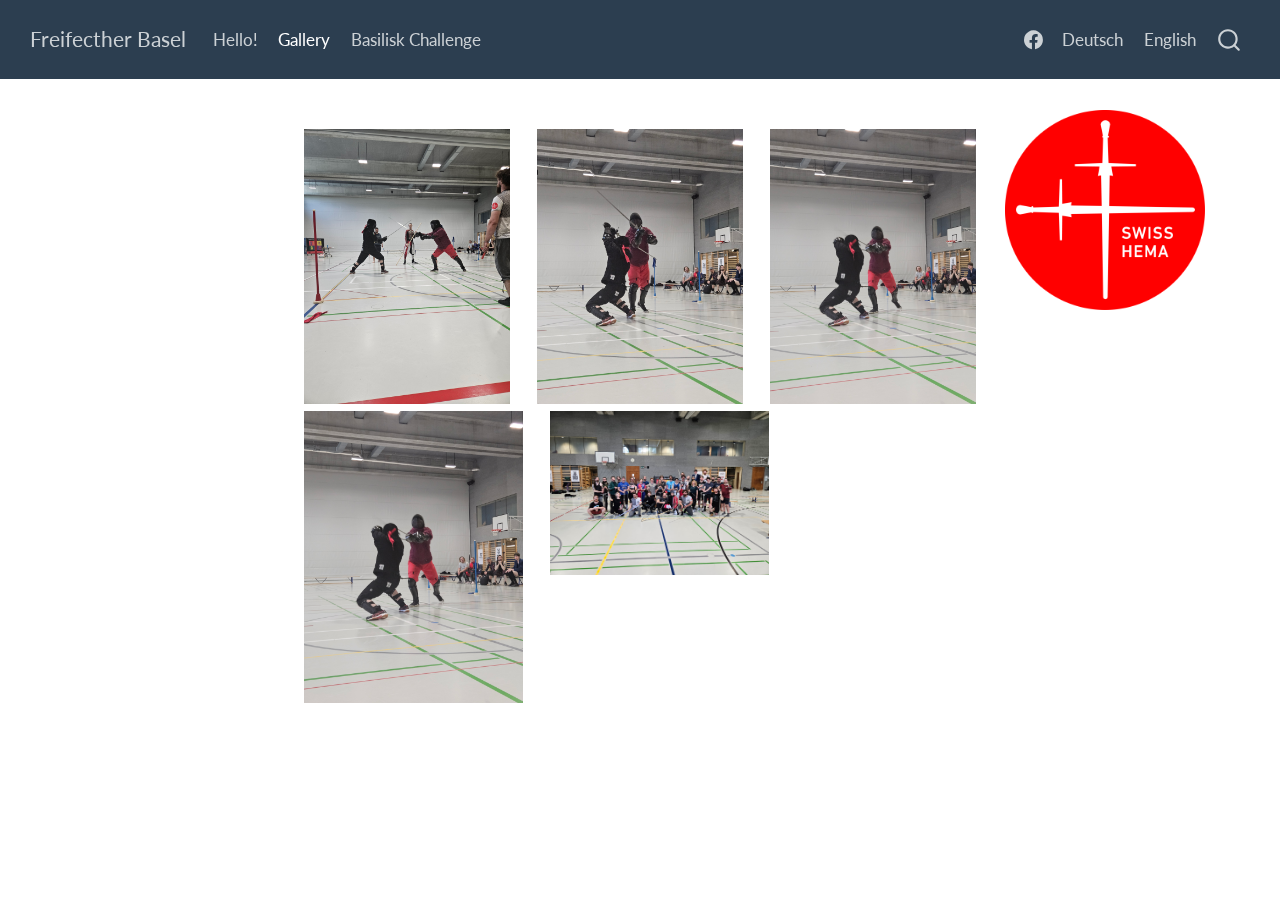
<file: gallery.html>
<!DOCTYPE html>
<html xmlns="http://www.w3.org/1999/xhtml" lang="en" xml:lang="en"><head>

<meta charset="utf-8">
<meta name="generator" content="quarto-1.7.32">

<meta name="viewport" content="width=device-width, initial-scale=1.0, user-scalable=yes">


<title>gallery – Freifecther Basel</title>
<style>
code{white-space: pre-wrap;}
span.smallcaps{font-variant: small-caps;}
div.columns{display: flex; gap: min(4vw, 1.5em);}
div.column{flex: auto; overflow-x: auto;}
div.hanging-indent{margin-left: 1.5em; text-indent: -1.5em;}
ul.task-list{list-style: none;}
ul.task-list li input[type="checkbox"] {
  width: 0.8em;
  margin: 0 0.8em 0.2em -1em; /* quarto-specific, see https://github.com/quarto-dev/quarto-cli/issues/4556 */ 
  vertical-align: middle;
}
</style>


<script src="site_libs/quarto-nav/quarto-nav.js"></script>
<script src="site_libs/quarto-nav/headroom.min.js"></script>
<script src="site_libs/clipboard/clipboard.min.js"></script>
<script src="site_libs/quarto-search/autocomplete.umd.js"></script>
<script src="site_libs/quarto-search/fuse.min.js"></script>
<script src="site_libs/quarto-search/quarto-search.js"></script>
<meta name="quarto:offset" content="./">
<link href="./assets/LOGO_SWISSHEMA.png" rel="icon" type="image/png">
<script src="site_libs/quarto-html/quarto.js" type="module"></script>
<script src="site_libs/quarto-html/tabsets/tabsets.js" type="module"></script>
<script src="site_libs/quarto-html/popper.min.js"></script>
<script src="site_libs/quarto-html/tippy.umd.min.js"></script>
<script src="site_libs/quarto-html/anchor.min.js"></script>
<link href="site_libs/quarto-html/tippy.css" rel="stylesheet">
<link href="site_libs/quarto-html/quarto-syntax-highlighting-37eea08aefeeee20ff55810ff984fec1.css" rel="stylesheet" id="quarto-text-highlighting-styles">
<script src="site_libs/bootstrap/bootstrap.min.js"></script>
<link href="site_libs/bootstrap/bootstrap-icons.css" rel="stylesheet">
<link href="site_libs/bootstrap/bootstrap-3fced2653c1411365395c6308d7f7025.min.css" rel="stylesheet" append-hash="true" id="quarto-bootstrap" data-mode="light">
<script src="site_libs/quarto-contrib/glightbox/glightbox.min.js"></script>
<link href="site_libs/quarto-contrib/glightbox/glightbox.min.css" rel="stylesheet">
<link href="site_libs/quarto-contrib/glightbox/lightbox.css" rel="stylesheet">
<script id="quarto-search-options" type="application/json">{
  "location": "navbar",
  "copy-button": false,
  "collapse-after": 3,
  "panel-placement": "end",
  "type": "overlay",
  "limit": 50,
  "keyboard-shortcut": [
    "f",
    "/",
    "s"
  ],
  "show-item-context": false,
  "language": {
    "search-no-results-text": "No results",
    "search-matching-documents-text": "matching documents",
    "search-copy-link-title": "Copy link to search",
    "search-hide-matches-text": "Hide additional matches",
    "search-more-match-text": "more match in this document",
    "search-more-matches-text": "more matches in this document",
    "search-clear-button-title": "Clear",
    "search-text-placeholder": "",
    "search-detached-cancel-button-title": "Cancel",
    "search-submit-button-title": "Submit",
    "search-label": "Search"
  }
}</script>


<link rel="stylesheet" href="styles.css">
</head>

<body class="floating nav-fixed quarto-light">

<div id="quarto-search-results"></div>
  <header id="quarto-header" class="headroom fixed-top">
    <nav class="navbar navbar-expand-lg " data-bs-theme="dark">
      <div class="navbar-container container-fluid">
      <div class="navbar-brand-container mx-auto">
    <a class="navbar-brand" href="./index.html">
    <span class="navbar-title">Freifecther Basel</span>
    </a>
  </div>
            <div id="quarto-search" class="" title="Search"></div>
          <button class="navbar-toggler" type="button" data-bs-toggle="collapse" data-bs-target="#navbarCollapse" aria-controls="navbarCollapse" role="menu" aria-expanded="false" aria-label="Toggle navigation" onclick="if (window.quartoToggleHeadroom) { window.quartoToggleHeadroom(); }">
  <span class="navbar-toggler-icon"></span>
</button>
          <div class="collapse navbar-collapse" id="navbarCollapse">
            <ul class="navbar-nav navbar-nav-scroll me-auto">
  <li class="nav-item">
    <a class="nav-link" href="./index.html"> 
<span class="menu-text">Hello!</span></a>
  </li>  
  <li class="nav-item">
    <a class="nav-link active" href="./gallery.html" aria-current="page"> 
<span class="menu-text">Gallery</span></a>
  </li>  
  <li class="nav-item">
    <a class="nav-link" href="./basilisk.html"> 
<span class="menu-text">Basilisk Challenge</span></a>
  </li>  
</ul>
            <ul class="navbar-nav navbar-nav-scroll ms-auto">
  <li class="nav-item compact">
    <a class="nav-link" href="https://www.facebook.com/freifechterbasel/"> <i class="bi bi-facebook" role="img" aria-label="Facebook">
</i> 
<span class="menu-text"></span></a>
  </li>  
  <li class="nav-item">
    <a class="nav-link" href="./de/index.html"> 
<span class="menu-text">Deutsch</span></a>
  </li>  
  <li class="nav-item">
    <a class="nav-link" href="./index.html"> 
<span class="menu-text">English</span></a>
  </li>  
</ul>
          </div> <!-- /navcollapse -->
            <div class="quarto-navbar-tools">
</div>
      </div> <!-- /container-fluid -->
    </nav>
</header>
<!-- content -->
<div id="quarto-content" class="quarto-container page-columns page-rows-contents page-layout-article page-navbar">
<!-- sidebar -->
  <nav id="quarto-sidebar" class="sidebar collapse collapse-horizontal quarto-sidebar-collapse-item sidebar-navigation floating overflow-auto">
    
</nav>
<div id="quarto-sidebar-glass" class="quarto-sidebar-collapse-item" data-bs-toggle="collapse" data-bs-target=".quarto-sidebar-collapse-item"></div>
<!-- margin-sidebar -->
    <div id="quarto-margin-sidebar" class="sidebar margin-sidebar zindex-bottom">
    </div>
<!-- main -->
<main class="content page-columns page-full" id="quarto-document-content"><header id="title-block-header" class="quarto-title-block"></header>





<div class="no-row-height column-margin column-container"><div class="">
<p><a href="assets/LOGO_SWISSHEMA.png" class="lightbox" data-gallery="quarto-lightbox-gallery-1"><img src="assets/LOGO_SWISSHEMA.png" class="img-fluid" style="width:80.0%"></a></p>
</div></div><div class="quarto-layout-panel" data-layout-ncol="3">
<div class="quarto-layout-row">
<div class="quarto-layout-cell" style="flex-basis: 33.3%;justify-content: center;">
<p><a href="assets/gallery/20250614_125830.jpg" class="lightbox" data-gallery="gallery"><img src="assets/gallery/20250614_125830.jpg" class="img-fluid"></a></p>
</div>
<div class="quarto-layout-cell" style="flex-basis: 33.3%;justify-content: center;">
<p><a href="assets/gallery/20250614_125938(0).jpg" class="lightbox" data-gallery="gallery"><img src="assets/gallery/20250614_125938(0).jpg" class="img-fluid"></a></p>
</div>
<div class="quarto-layout-cell" style="flex-basis: 33.3%;justify-content: center;">
<p><a href="assets/gallery/20250614_125938 (1).jpg" class="lightbox" data-gallery="gallery"><img src="assets/gallery/20250614_125938 (1).jpg" class="img-fluid"></a></p>
</div>
</div>
<div class="quarto-layout-row">
<div class="quarto-layout-cell" style="flex-basis: 33.3%;justify-content: center;">
<p><a href="assets/gallery/20250614_125938.jpg" class="lightbox" data-gallery="gallery"><img src="assets/gallery/20250614_125938.jpg" class="img-fluid"></a></p>
</div>
<div class="quarto-layout-cell" style="flex-basis: 33.3%;justify-content: center;">
<p><a href="assets/gallery/20250614_170543.jpg" class="lightbox" data-gallery="gallery"><img src="assets/gallery/20250614_170543.jpg" class="img-fluid"></a></p>
</div>
</div>
</div>



</main> <!-- /main -->
<script id="quarto-html-after-body" type="application/javascript">
  window.document.addEventListener("DOMContentLoaded", function (event) {
    const icon = "";
    const anchorJS = new window.AnchorJS();
    anchorJS.options = {
      placement: 'right',
      icon: icon
    };
    anchorJS.add('.anchored');
    const isCodeAnnotation = (el) => {
      for (const clz of el.classList) {
        if (clz.startsWith('code-annotation-')) {                     
          return true;
        }
      }
      return false;
    }
    const onCopySuccess = function(e) {
      // button target
      const button = e.trigger;
      // don't keep focus
      button.blur();
      // flash "checked"
      button.classList.add('code-copy-button-checked');
      var currentTitle = button.getAttribute("title");
      button.setAttribute("title", "Copied!");
      let tooltip;
      if (window.bootstrap) {
        button.setAttribute("data-bs-toggle", "tooltip");
        button.setAttribute("data-bs-placement", "left");
        button.setAttribute("data-bs-title", "Copied!");
        tooltip = new bootstrap.Tooltip(button, 
          { trigger: "manual", 
            customClass: "code-copy-button-tooltip",
            offset: [0, -8]});
        tooltip.show();    
      }
      setTimeout(function() {
        if (tooltip) {
          tooltip.hide();
          button.removeAttribute("data-bs-title");
          button.removeAttribute("data-bs-toggle");
          button.removeAttribute("data-bs-placement");
        }
        button.setAttribute("title", currentTitle);
        button.classList.remove('code-copy-button-checked');
      }, 1000);
      // clear code selection
      e.clearSelection();
    }
    const getTextToCopy = function(trigger) {
        const codeEl = trigger.previousElementSibling.cloneNode(true);
        for (const childEl of codeEl.children) {
          if (isCodeAnnotation(childEl)) {
            childEl.remove();
          }
        }
        return codeEl.innerText;
    }
    const clipboard = new window.ClipboardJS('.code-copy-button:not([data-in-quarto-modal])', {
      text: getTextToCopy
    });
    clipboard.on('success', onCopySuccess);
    if (window.document.getElementById('quarto-embedded-source-code-modal')) {
      const clipboardModal = new window.ClipboardJS('.code-copy-button[data-in-quarto-modal]', {
        text: getTextToCopy,
        container: window.document.getElementById('quarto-embedded-source-code-modal')
      });
      clipboardModal.on('success', onCopySuccess);
    }
      var localhostRegex = new RegExp(/^(?:http|https):\/\/localhost\:?[0-9]*\//);
      var mailtoRegex = new RegExp(/^mailto:/);
        var filterRegex = new RegExp('/' + window.location.host + '/');
      var isInternal = (href) => {
          return filterRegex.test(href) || localhostRegex.test(href) || mailtoRegex.test(href);
      }
      // Inspect non-navigation links and adorn them if external
     var links = window.document.querySelectorAll('a[href]:not(.nav-link):not(.navbar-brand):not(.toc-action):not(.sidebar-link):not(.sidebar-item-toggle):not(.pagination-link):not(.no-external):not([aria-hidden]):not(.dropdown-item):not(.quarto-navigation-tool):not(.about-link)');
      for (var i=0; i<links.length; i++) {
        const link = links[i];
        if (!isInternal(link.href)) {
          // undo the damage that might have been done by quarto-nav.js in the case of
          // links that we want to consider external
          if (link.dataset.originalHref !== undefined) {
            link.href = link.dataset.originalHref;
          }
        }
      }
    function tippyHover(el, contentFn, onTriggerFn, onUntriggerFn) {
      const config = {
        allowHTML: true,
        maxWidth: 500,
        delay: 100,
        arrow: false,
        appendTo: function(el) {
            return el.parentElement;
        },
        interactive: true,
        interactiveBorder: 10,
        theme: 'quarto',
        placement: 'bottom-start',
      };
      if (contentFn) {
        config.content = contentFn;
      }
      if (onTriggerFn) {
        config.onTrigger = onTriggerFn;
      }
      if (onUntriggerFn) {
        config.onUntrigger = onUntriggerFn;
      }
      window.tippy(el, config); 
    }
    const noterefs = window.document.querySelectorAll('a[role="doc-noteref"]');
    for (var i=0; i<noterefs.length; i++) {
      const ref = noterefs[i];
      tippyHover(ref, function() {
        // use id or data attribute instead here
        let href = ref.getAttribute('data-footnote-href') || ref.getAttribute('href');
        try { href = new URL(href).hash; } catch {}
        const id = href.replace(/^#\/?/, "");
        const note = window.document.getElementById(id);
        if (note) {
          return note.innerHTML;
        } else {
          return "";
        }
      });
    }
    const xrefs = window.document.querySelectorAll('a.quarto-xref');
    const processXRef = (id, note) => {
      // Strip column container classes
      const stripColumnClz = (el) => {
        el.classList.remove("page-full", "page-columns");
        if (el.children) {
          for (const child of el.children) {
            stripColumnClz(child);
          }
        }
      }
      stripColumnClz(note)
      if (id === null || id.startsWith('sec-')) {
        // Special case sections, only their first couple elements
        const container = document.createElement("div");
        if (note.children && note.children.length > 2) {
          container.appendChild(note.children[0].cloneNode(true));
          for (let i = 1; i < note.children.length; i++) {
            const child = note.children[i];
            if (child.tagName === "P" && child.innerText === "") {
              continue;
            } else {
              container.appendChild(child.cloneNode(true));
              break;
            }
          }
          if (window.Quarto?.typesetMath) {
            window.Quarto.typesetMath(container);
          }
          return container.innerHTML
        } else {
          if (window.Quarto?.typesetMath) {
            window.Quarto.typesetMath(note);
          }
          return note.innerHTML;
        }
      } else {
        // Remove any anchor links if they are present
        const anchorLink = note.querySelector('a.anchorjs-link');
        if (anchorLink) {
          anchorLink.remove();
        }
        if (window.Quarto?.typesetMath) {
          window.Quarto.typesetMath(note);
        }
        if (note.classList.contains("callout")) {
          return note.outerHTML;
        } else {
          return note.innerHTML;
        }
      }
    }
    for (var i=0; i<xrefs.length; i++) {
      const xref = xrefs[i];
      tippyHover(xref, undefined, function(instance) {
        instance.disable();
        let url = xref.getAttribute('href');
        let hash = undefined; 
        if (url.startsWith('#')) {
          hash = url;
        } else {
          try { hash = new URL(url).hash; } catch {}
        }
        if (hash) {
          const id = hash.replace(/^#\/?/, "");
          const note = window.document.getElementById(id);
          if (note !== null) {
            try {
              const html = processXRef(id, note.cloneNode(true));
              instance.setContent(html);
            } finally {
              instance.enable();
              instance.show();
            }
          } else {
            // See if we can fetch this
            fetch(url.split('#')[0])
            .then(res => res.text())
            .then(html => {
              const parser = new DOMParser();
              const htmlDoc = parser.parseFromString(html, "text/html");
              const note = htmlDoc.getElementById(id);
              if (note !== null) {
                const html = processXRef(id, note);
                instance.setContent(html);
              } 
            }).finally(() => {
              instance.enable();
              instance.show();
            });
          }
        } else {
          // See if we can fetch a full url (with no hash to target)
          // This is a special case and we should probably do some content thinning / targeting
          fetch(url)
          .then(res => res.text())
          .then(html => {
            const parser = new DOMParser();
            const htmlDoc = parser.parseFromString(html, "text/html");
            const note = htmlDoc.querySelector('main.content');
            if (note !== null) {
              // This should only happen for chapter cross references
              // (since there is no id in the URL)
              // remove the first header
              if (note.children.length > 0 && note.children[0].tagName === "HEADER") {
                note.children[0].remove();
              }
              const html = processXRef(null, note);
              instance.setContent(html);
            } 
          }).finally(() => {
            instance.enable();
            instance.show();
          });
        }
      }, function(instance) {
      });
    }
        let selectedAnnoteEl;
        const selectorForAnnotation = ( cell, annotation) => {
          let cellAttr = 'data-code-cell="' + cell + '"';
          let lineAttr = 'data-code-annotation="' +  annotation + '"';
          const selector = 'span[' + cellAttr + '][' + lineAttr + ']';
          return selector;
        }
        const selectCodeLines = (annoteEl) => {
          const doc = window.document;
          const targetCell = annoteEl.getAttribute("data-target-cell");
          const targetAnnotation = annoteEl.getAttribute("data-target-annotation");
          const annoteSpan = window.document.querySelector(selectorForAnnotation(targetCell, targetAnnotation));
          const lines = annoteSpan.getAttribute("data-code-lines").split(",");
          const lineIds = lines.map((line) => {
            return targetCell + "-" + line;
          })
          let top = null;
          let height = null;
          let parent = null;
          if (lineIds.length > 0) {
              //compute the position of the single el (top and bottom and make a div)
              const el = window.document.getElementById(lineIds[0]);
              top = el.offsetTop;
              height = el.offsetHeight;
              parent = el.parentElement.parentElement;
            if (lineIds.length > 1) {
              const lastEl = window.document.getElementById(lineIds[lineIds.length - 1]);
              const bottom = lastEl.offsetTop + lastEl.offsetHeight;
              height = bottom - top;
            }
            if (top !== null && height !== null && parent !== null) {
              // cook up a div (if necessary) and position it 
              let div = window.document.getElementById("code-annotation-line-highlight");
              if (div === null) {
                div = window.document.createElement("div");
                div.setAttribute("id", "code-annotation-line-highlight");
                div.style.position = 'absolute';
                parent.appendChild(div);
              }
              div.style.top = top - 2 + "px";
              div.style.height = height + 4 + "px";
              div.style.left = 0;
              let gutterDiv = window.document.getElementById("code-annotation-line-highlight-gutter");
              if (gutterDiv === null) {
                gutterDiv = window.document.createElement("div");
                gutterDiv.setAttribute("id", "code-annotation-line-highlight-gutter");
                gutterDiv.style.position = 'absolute';
                const codeCell = window.document.getElementById(targetCell);
                const gutter = codeCell.querySelector('.code-annotation-gutter');
                gutter.appendChild(gutterDiv);
              }
              gutterDiv.style.top = top - 2 + "px";
              gutterDiv.style.height = height + 4 + "px";
            }
            selectedAnnoteEl = annoteEl;
          }
        };
        const unselectCodeLines = () => {
          const elementsIds = ["code-annotation-line-highlight", "code-annotation-line-highlight-gutter"];
          elementsIds.forEach((elId) => {
            const div = window.document.getElementById(elId);
            if (div) {
              div.remove();
            }
          });
          selectedAnnoteEl = undefined;
        };
          // Handle positioning of the toggle
      window.addEventListener(
        "resize",
        throttle(() => {
          elRect = undefined;
          if (selectedAnnoteEl) {
            selectCodeLines(selectedAnnoteEl);
          }
        }, 10)
      );
      function throttle(fn, ms) {
      let throttle = false;
      let timer;
        return (...args) => {
          if(!throttle) { // first call gets through
              fn.apply(this, args);
              throttle = true;
          } else { // all the others get throttled
              if(timer) clearTimeout(timer); // cancel #2
              timer = setTimeout(() => {
                fn.apply(this, args);
                timer = throttle = false;
              }, ms);
          }
        };
      }
        // Attach click handler to the DT
        const annoteDls = window.document.querySelectorAll('dt[data-target-cell]');
        for (const annoteDlNode of annoteDls) {
          annoteDlNode.addEventListener('click', (event) => {
            const clickedEl = event.target;
            if (clickedEl !== selectedAnnoteEl) {
              unselectCodeLines();
              const activeEl = window.document.querySelector('dt[data-target-cell].code-annotation-active');
              if (activeEl) {
                activeEl.classList.remove('code-annotation-active');
              }
              selectCodeLines(clickedEl);
              clickedEl.classList.add('code-annotation-active');
            } else {
              // Unselect the line
              unselectCodeLines();
              clickedEl.classList.remove('code-annotation-active');
            }
          });
        }
    const findCites = (el) => {
      const parentEl = el.parentElement;
      if (parentEl) {
        const cites = parentEl.dataset.cites;
        if (cites) {
          return {
            el,
            cites: cites.split(' ')
          };
        } else {
          return findCites(el.parentElement)
        }
      } else {
        return undefined;
      }
    };
    var bibliorefs = window.document.querySelectorAll('a[role="doc-biblioref"]');
    for (var i=0; i<bibliorefs.length; i++) {
      const ref = bibliorefs[i];
      const citeInfo = findCites(ref);
      if (citeInfo) {
        tippyHover(citeInfo.el, function() {
          var popup = window.document.createElement('div');
          citeInfo.cites.forEach(function(cite) {
            var citeDiv = window.document.createElement('div');
            citeDiv.classList.add('hanging-indent');
            citeDiv.classList.add('csl-entry');
            var biblioDiv = window.document.getElementById('ref-' + cite);
            if (biblioDiv) {
              citeDiv.innerHTML = biblioDiv.innerHTML;
            }
            popup.appendChild(citeDiv);
          });
          return popup.innerHTML;
        });
      }
    }
  });
  </script>
</div> <!-- /content -->
<script>var lightboxQuarto = GLightbox({"closeEffect":"zoom","descPosition":"bottom","loop":false,"openEffect":"zoom","selector":".lightbox"});
(function() {
  let previousOnload = window.onload;
  window.onload = () => {
    if (previousOnload) {
      previousOnload();
    }
    lightboxQuarto.on('slide_before_load', (data) => {
      const { slideIndex, slideNode, slideConfig, player, trigger } = data;
      const href = trigger.getAttribute('href');
      if (href !== null) {
        const imgEl = window.document.querySelector(`a[href="${href}"] img`);
        if (imgEl !== null) {
          const srcAttr = imgEl.getAttribute("src");
          if (srcAttr && srcAttr.startsWith("data:")) {
            slideConfig.href = srcAttr;
          }
        }
      } 
    });
  
    lightboxQuarto.on('slide_after_load', (data) => {
      const { slideIndex, slideNode, slideConfig, player, trigger } = data;
      if (window.Quarto?.typesetMath) {
        window.Quarto.typesetMath(slideNode);
      }
    });
  
  };
  
})();
          </script>




</body></html>
</file>
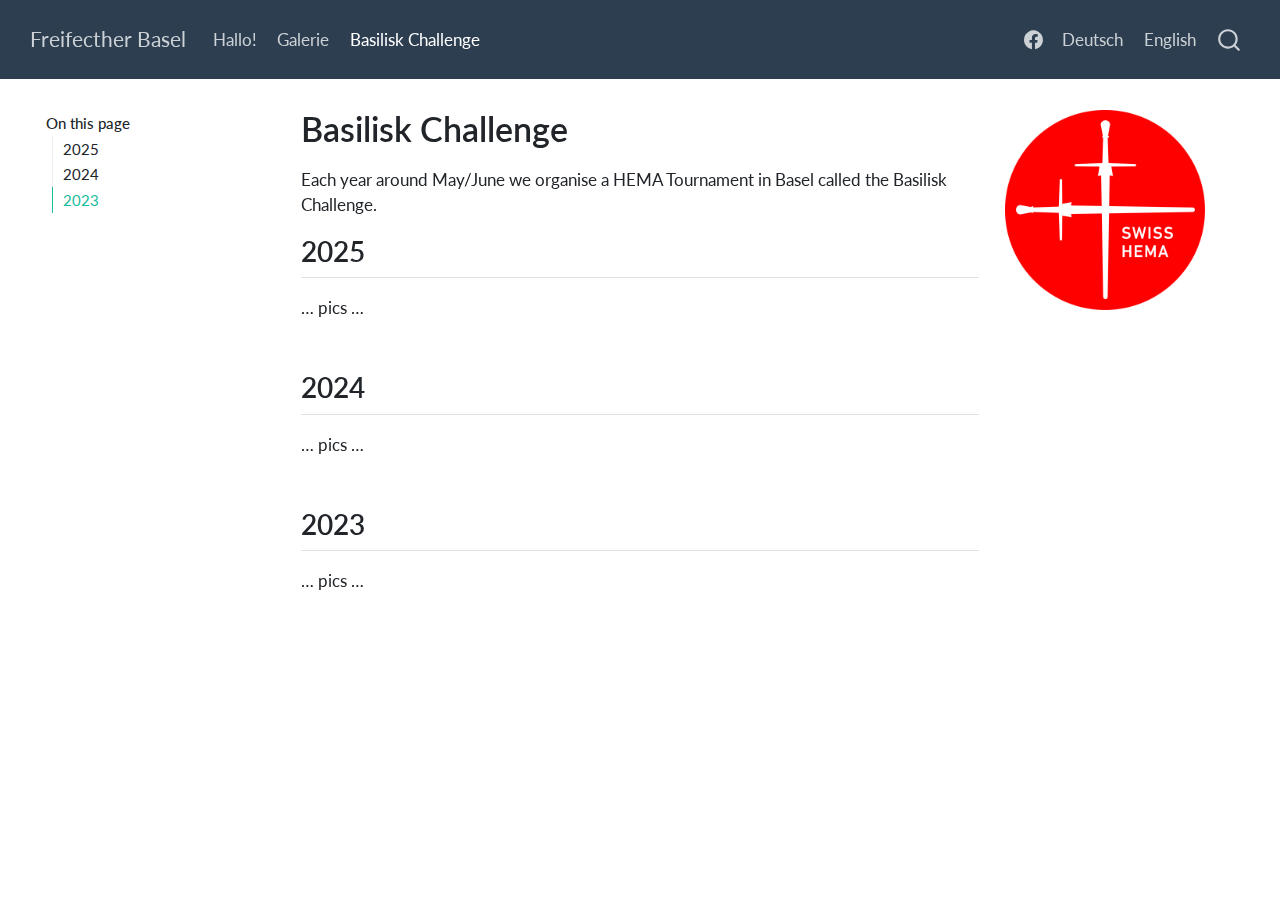
<file: de/basilisk.html>
<!DOCTYPE html>
<html xmlns="http://www.w3.org/1999/xhtml" lang="en" xml:lang="en"><head>

<meta charset="utf-8">
<meta name="generator" content="quarto-1.7.32">

<meta name="viewport" content="width=device-width, initial-scale=1.0, user-scalable=yes">


<title>Basilisk Challenge – Freifecther Basel</title>
<style>
code{white-space: pre-wrap;}
span.smallcaps{font-variant: small-caps;}
div.columns{display: flex; gap: min(4vw, 1.5em);}
div.column{flex: auto; overflow-x: auto;}
div.hanging-indent{margin-left: 1.5em; text-indent: -1.5em;}
ul.task-list{list-style: none;}
ul.task-list li input[type="checkbox"] {
  width: 0.8em;
  margin: 0 0.8em 0.2em -1em; /* quarto-specific, see https://github.com/quarto-dev/quarto-cli/issues/4556 */ 
  vertical-align: middle;
}
</style>


<script src="site_libs/quarto-nav/quarto-nav.js"></script>
<script src="site_libs/quarto-nav/headroom.min.js"></script>
<script src="site_libs/clipboard/clipboard.min.js"></script>
<script src="site_libs/quarto-search/autocomplete.umd.js"></script>
<script src="site_libs/quarto-search/fuse.min.js"></script>
<script src="site_libs/quarto-search/quarto-search.js"></script>
<meta name="quarto:offset" content="./">
<link href="./assets/LOGO_SWISSHEMA.png" rel="icon" type="image/png">
<script src="site_libs/quarto-html/quarto.js" type="module"></script>
<script src="site_libs/quarto-html/tabsets/tabsets.js" type="module"></script>
<script src="site_libs/quarto-html/popper.min.js"></script>
<script src="site_libs/quarto-html/tippy.umd.min.js"></script>
<script src="site_libs/quarto-html/anchor.min.js"></script>
<link href="site_libs/quarto-html/tippy.css" rel="stylesheet">
<link href="site_libs/quarto-html/quarto-syntax-highlighting-37eea08aefeeee20ff55810ff984fec1.css" rel="stylesheet" id="quarto-text-highlighting-styles">
<script src="site_libs/bootstrap/bootstrap.min.js"></script>
<link href="site_libs/bootstrap/bootstrap-icons.css" rel="stylesheet">
<link href="site_libs/bootstrap/bootstrap-dfcc4f431d6ca8071c02a06877fb64bf.min.css" rel="stylesheet" append-hash="true" id="quarto-bootstrap" data-mode="light">
<script src="site_libs/quarto-contrib/glightbox/glightbox.min.js"></script>
<link href="site_libs/quarto-contrib/glightbox/glightbox.min.css" rel="stylesheet">
<link href="site_libs/quarto-contrib/glightbox/lightbox.css" rel="stylesheet">
<script id="quarto-search-options" type="application/json">{
  "location": "navbar",
  "copy-button": false,
  "collapse-after": 3,
  "panel-placement": "end",
  "type": "overlay",
  "limit": 50,
  "keyboard-shortcut": [
    "f",
    "/",
    "s"
  ],
  "show-item-context": false,
  "language": {
    "search-no-results-text": "No results",
    "search-matching-documents-text": "matching documents",
    "search-copy-link-title": "Copy link to search",
    "search-hide-matches-text": "Hide additional matches",
    "search-more-match-text": "more match in this document",
    "search-more-matches-text": "more matches in this document",
    "search-clear-button-title": "Clear",
    "search-text-placeholder": "",
    "search-detached-cancel-button-title": "Cancel",
    "search-submit-button-title": "Submit",
    "search-label": "Search"
  }
}</script>


<link rel="stylesheet" href="styles.css">
</head>

<body class="floating nav-fixed slimcontent quarto-light">

<div id="quarto-search-results"></div>
  <header id="quarto-header" class="headroom fixed-top">
    <nav class="navbar navbar-expand-lg " data-bs-theme="dark">
      <div class="navbar-container container-fluid">
      <div class="navbar-brand-container mx-auto">
    <a class="navbar-brand" href="./index.html">
    <span class="navbar-title">Freifecther Basel</span>
    </a>
  </div>
            <div id="quarto-search" class="" title="Search"></div>
          <button class="navbar-toggler" type="button" data-bs-toggle="collapse" data-bs-target="#navbarCollapse" aria-controls="navbarCollapse" role="menu" aria-expanded="false" aria-label="Toggle navigation" onclick="if (window.quartoToggleHeadroom) { window.quartoToggleHeadroom(); }">
  <span class="navbar-toggler-icon"></span>
</button>
          <div class="collapse navbar-collapse" id="navbarCollapse">
            <ul class="navbar-nav navbar-nav-scroll me-auto">
  <li class="nav-item">
    <a class="nav-link" href="./index.html"> 
<span class="menu-text">Hallo!</span></a>
  </li>  
  <li class="nav-item">
    <a class="nav-link" href="./gallery.html"> 
<span class="menu-text">Galerie</span></a>
  </li>  
  <li class="nav-item">
    <a class="nav-link active" href="./basilisk.html" aria-current="page"> 
<span class="menu-text">Basilisk Challenge</span></a>
  </li>  
</ul>
            <ul class="navbar-nav navbar-nav-scroll ms-auto">
  <li class="nav-item compact">
    <a class="nav-link" href="https://www.facebook.com/freifechterbasel/"> <i class="bi bi-facebook" role="img" aria-label="Facebook">
</i> 
<span class="menu-text"></span></a>
  </li>  
  <li class="nav-item">
    <a class="nav-link" href="./index.html"> 
<span class="menu-text">Deutsch</span></a>
  </li>  
  <li class="nav-item">
    <a class="nav-link" href="./../index.html"> 
<span class="menu-text">English</span></a>
  </li>  
</ul>
          </div> <!-- /navcollapse -->
            <div class="quarto-navbar-tools">
</div>
      </div> <!-- /container-fluid -->
    </nav>
</header>
<!-- content -->
<div id="quarto-content" class="quarto-container page-columns page-rows-contents page-layout-article page-navbar">
<!-- sidebar -->
  <nav id="quarto-sidebar" class="sidebar collapse collapse-horizontal quarto-sidebar-collapse-item sidebar-navigation floating overflow-auto">
    <nav id="TOC" role="doc-toc" class="toc-active">
    <h2 id="toc-title">On this page</h2>
   
  <ul>
  <li><a href="#section" id="toc-section" class="nav-link active" data-scroll-target="#section">2025</a></li>
  <li><a href="#section-1" id="toc-section-1" class="nav-link" data-scroll-target="#section-1">2024</a></li>
  <li><a href="#section-2" id="toc-section-2" class="nav-link" data-scroll-target="#section-2">2023</a></li>
  </ul>
</nav>
</nav>
<div id="quarto-sidebar-glass" class="quarto-sidebar-collapse-item" data-bs-toggle="collapse" data-bs-target=".quarto-sidebar-collapse-item"></div>
<!-- margin-sidebar -->
    <div id="quarto-margin-sidebar" class="sidebar margin-sidebar zindex-bottom">
    </div>
<!-- main -->
<main class="content page-columns page-full" id="quarto-document-content">

<header id="title-block-header" class="quarto-title-block default">
<div class="quarto-title">
<h1 class="title">Basilisk Challenge</h1>
</div>



<div class="quarto-title-meta">

    
  
    
  </div>
  


</header>



<div class="no-row-height column-margin column-container"><div class="">
<p><a href="assets/LOGO_SWISSHEMA.png" class="lightbox" data-gallery="quarto-lightbox-gallery-1"><img src="assets/LOGO_SWISSHEMA.png" class="img-fluid" style="width:80.0%"></a></p>
</div></div><p>Each year around May/June we organise a HEMA Tournament in Basel called the Basilisk Challenge.</p>
<section id="section" class="level2">
<h2 class="anchored" data-anchor-id="section">2025</h2>
<p>… pics …</p>
</section>
<section id="section-1" class="level2">
<h2 class="anchored" data-anchor-id="section-1">2024</h2>
<p>… pics …</p>
</section>
<section id="section-2" class="level2">
<h2 class="anchored" data-anchor-id="section-2">2023</h2>
<p>… pics …</p>


</section>

</main> <!-- /main -->
<script id="quarto-html-after-body" type="application/javascript">
  window.document.addEventListener("DOMContentLoaded", function (event) {
    const icon = "";
    const anchorJS = new window.AnchorJS();
    anchorJS.options = {
      placement: 'right',
      icon: icon
    };
    anchorJS.add('.anchored');
    const isCodeAnnotation = (el) => {
      for (const clz of el.classList) {
        if (clz.startsWith('code-annotation-')) {                     
          return true;
        }
      }
      return false;
    }
    const onCopySuccess = function(e) {
      // button target
      const button = e.trigger;
      // don't keep focus
      button.blur();
      // flash "checked"
      button.classList.add('code-copy-button-checked');
      var currentTitle = button.getAttribute("title");
      button.setAttribute("title", "Copied!");
      let tooltip;
      if (window.bootstrap) {
        button.setAttribute("data-bs-toggle", "tooltip");
        button.setAttribute("data-bs-placement", "left");
        button.setAttribute("data-bs-title", "Copied!");
        tooltip = new bootstrap.Tooltip(button, 
          { trigger: "manual", 
            customClass: "code-copy-button-tooltip",
            offset: [0, -8]});
        tooltip.show();    
      }
      setTimeout(function() {
        if (tooltip) {
          tooltip.hide();
          button.removeAttribute("data-bs-title");
          button.removeAttribute("data-bs-toggle");
          button.removeAttribute("data-bs-placement");
        }
        button.setAttribute("title", currentTitle);
        button.classList.remove('code-copy-button-checked');
      }, 1000);
      // clear code selection
      e.clearSelection();
    }
    const getTextToCopy = function(trigger) {
        const codeEl = trigger.previousElementSibling.cloneNode(true);
        for (const childEl of codeEl.children) {
          if (isCodeAnnotation(childEl)) {
            childEl.remove();
          }
        }
        return codeEl.innerText;
    }
    const clipboard = new window.ClipboardJS('.code-copy-button:not([data-in-quarto-modal])', {
      text: getTextToCopy
    });
    clipboard.on('success', onCopySuccess);
    if (window.document.getElementById('quarto-embedded-source-code-modal')) {
      const clipboardModal = new window.ClipboardJS('.code-copy-button[data-in-quarto-modal]', {
        text: getTextToCopy,
        container: window.document.getElementById('quarto-embedded-source-code-modal')
      });
      clipboardModal.on('success', onCopySuccess);
    }
      var localhostRegex = new RegExp(/^(?:http|https):\/\/localhost\:?[0-9]*\//);
      var mailtoRegex = new RegExp(/^mailto:/);
        var filterRegex = new RegExp('/' + window.location.host + '/');
      var isInternal = (href) => {
          return filterRegex.test(href) || localhostRegex.test(href) || mailtoRegex.test(href);
      }
      // Inspect non-navigation links and adorn them if external
     var links = window.document.querySelectorAll('a[href]:not(.nav-link):not(.navbar-brand):not(.toc-action):not(.sidebar-link):not(.sidebar-item-toggle):not(.pagination-link):not(.no-external):not([aria-hidden]):not(.dropdown-item):not(.quarto-navigation-tool):not(.about-link)');
      for (var i=0; i<links.length; i++) {
        const link = links[i];
        if (!isInternal(link.href)) {
          // undo the damage that might have been done by quarto-nav.js in the case of
          // links that we want to consider external
          if (link.dataset.originalHref !== undefined) {
            link.href = link.dataset.originalHref;
          }
        }
      }
    function tippyHover(el, contentFn, onTriggerFn, onUntriggerFn) {
      const config = {
        allowHTML: true,
        maxWidth: 500,
        delay: 100,
        arrow: false,
        appendTo: function(el) {
            return el.parentElement;
        },
        interactive: true,
        interactiveBorder: 10,
        theme: 'quarto',
        placement: 'bottom-start',
      };
      if (contentFn) {
        config.content = contentFn;
      }
      if (onTriggerFn) {
        config.onTrigger = onTriggerFn;
      }
      if (onUntriggerFn) {
        config.onUntrigger = onUntriggerFn;
      }
      window.tippy(el, config); 
    }
    const noterefs = window.document.querySelectorAll('a[role="doc-noteref"]');
    for (var i=0; i<noterefs.length; i++) {
      const ref = noterefs[i];
      tippyHover(ref, function() {
        // use id or data attribute instead here
        let href = ref.getAttribute('data-footnote-href') || ref.getAttribute('href');
        try { href = new URL(href).hash; } catch {}
        const id = href.replace(/^#\/?/, "");
        const note = window.document.getElementById(id);
        if (note) {
          return note.innerHTML;
        } else {
          return "";
        }
      });
    }
    const xrefs = window.document.querySelectorAll('a.quarto-xref');
    const processXRef = (id, note) => {
      // Strip column container classes
      const stripColumnClz = (el) => {
        el.classList.remove("page-full", "page-columns");
        if (el.children) {
          for (const child of el.children) {
            stripColumnClz(child);
          }
        }
      }
      stripColumnClz(note)
      if (id === null || id.startsWith('sec-')) {
        // Special case sections, only their first couple elements
        const container = document.createElement("div");
        if (note.children && note.children.length > 2) {
          container.appendChild(note.children[0].cloneNode(true));
          for (let i = 1; i < note.children.length; i++) {
            const child = note.children[i];
            if (child.tagName === "P" && child.innerText === "") {
              continue;
            } else {
              container.appendChild(child.cloneNode(true));
              break;
            }
          }
          if (window.Quarto?.typesetMath) {
            window.Quarto.typesetMath(container);
          }
          return container.innerHTML
        } else {
          if (window.Quarto?.typesetMath) {
            window.Quarto.typesetMath(note);
          }
          return note.innerHTML;
        }
      } else {
        // Remove any anchor links if they are present
        const anchorLink = note.querySelector('a.anchorjs-link');
        if (anchorLink) {
          anchorLink.remove();
        }
        if (window.Quarto?.typesetMath) {
          window.Quarto.typesetMath(note);
        }
        if (note.classList.contains("callout")) {
          return note.outerHTML;
        } else {
          return note.innerHTML;
        }
      }
    }
    for (var i=0; i<xrefs.length; i++) {
      const xref = xrefs[i];
      tippyHover(xref, undefined, function(instance) {
        instance.disable();
        let url = xref.getAttribute('href');
        let hash = undefined; 
        if (url.startsWith('#')) {
          hash = url;
        } else {
          try { hash = new URL(url).hash; } catch {}
        }
        if (hash) {
          const id = hash.replace(/^#\/?/, "");
          const note = window.document.getElementById(id);
          if (note !== null) {
            try {
              const html = processXRef(id, note.cloneNode(true));
              instance.setContent(html);
            } finally {
              instance.enable();
              instance.show();
            }
          } else {
            // See if we can fetch this
            fetch(url.split('#')[0])
            .then(res => res.text())
            .then(html => {
              const parser = new DOMParser();
              const htmlDoc = parser.parseFromString(html, "text/html");
              const note = htmlDoc.getElementById(id);
              if (note !== null) {
                const html = processXRef(id, note);
                instance.setContent(html);
              } 
            }).finally(() => {
              instance.enable();
              instance.show();
            });
          }
        } else {
          // See if we can fetch a full url (with no hash to target)
          // This is a special case and we should probably do some content thinning / targeting
          fetch(url)
          .then(res => res.text())
          .then(html => {
            const parser = new DOMParser();
            const htmlDoc = parser.parseFromString(html, "text/html");
            const note = htmlDoc.querySelector('main.content');
            if (note !== null) {
              // This should only happen for chapter cross references
              // (since there is no id in the URL)
              // remove the first header
              if (note.children.length > 0 && note.children[0].tagName === "HEADER") {
                note.children[0].remove();
              }
              const html = processXRef(null, note);
              instance.setContent(html);
            } 
          }).finally(() => {
            instance.enable();
            instance.show();
          });
        }
      }, function(instance) {
      });
    }
        let selectedAnnoteEl;
        const selectorForAnnotation = ( cell, annotation) => {
          let cellAttr = 'data-code-cell="' + cell + '"';
          let lineAttr = 'data-code-annotation="' +  annotation + '"';
          const selector = 'span[' + cellAttr + '][' + lineAttr + ']';
          return selector;
        }
        const selectCodeLines = (annoteEl) => {
          const doc = window.document;
          const targetCell = annoteEl.getAttribute("data-target-cell");
          const targetAnnotation = annoteEl.getAttribute("data-target-annotation");
          const annoteSpan = window.document.querySelector(selectorForAnnotation(targetCell, targetAnnotation));
          const lines = annoteSpan.getAttribute("data-code-lines").split(",");
          const lineIds = lines.map((line) => {
            return targetCell + "-" + line;
          })
          let top = null;
          let height = null;
          let parent = null;
          if (lineIds.length > 0) {
              //compute the position of the single el (top and bottom and make a div)
              const el = window.document.getElementById(lineIds[0]);
              top = el.offsetTop;
              height = el.offsetHeight;
              parent = el.parentElement.parentElement;
            if (lineIds.length > 1) {
              const lastEl = window.document.getElementById(lineIds[lineIds.length - 1]);
              const bottom = lastEl.offsetTop + lastEl.offsetHeight;
              height = bottom - top;
            }
            if (top !== null && height !== null && parent !== null) {
              // cook up a div (if necessary) and position it 
              let div = window.document.getElementById("code-annotation-line-highlight");
              if (div === null) {
                div = window.document.createElement("div");
                div.setAttribute("id", "code-annotation-line-highlight");
                div.style.position = 'absolute';
                parent.appendChild(div);
              }
              div.style.top = top - 2 + "px";
              div.style.height = height + 4 + "px";
              div.style.left = 0;
              let gutterDiv = window.document.getElementById("code-annotation-line-highlight-gutter");
              if (gutterDiv === null) {
                gutterDiv = window.document.createElement("div");
                gutterDiv.setAttribute("id", "code-annotation-line-highlight-gutter");
                gutterDiv.style.position = 'absolute';
                const codeCell = window.document.getElementById(targetCell);
                const gutter = codeCell.querySelector('.code-annotation-gutter');
                gutter.appendChild(gutterDiv);
              }
              gutterDiv.style.top = top - 2 + "px";
              gutterDiv.style.height = height + 4 + "px";
            }
            selectedAnnoteEl = annoteEl;
          }
        };
        const unselectCodeLines = () => {
          const elementsIds = ["code-annotation-line-highlight", "code-annotation-line-highlight-gutter"];
          elementsIds.forEach((elId) => {
            const div = window.document.getElementById(elId);
            if (div) {
              div.remove();
            }
          });
          selectedAnnoteEl = undefined;
        };
          // Handle positioning of the toggle
      window.addEventListener(
        "resize",
        throttle(() => {
          elRect = undefined;
          if (selectedAnnoteEl) {
            selectCodeLines(selectedAnnoteEl);
          }
        }, 10)
      );
      function throttle(fn, ms) {
      let throttle = false;
      let timer;
        return (...args) => {
          if(!throttle) { // first call gets through
              fn.apply(this, args);
              throttle = true;
          } else { // all the others get throttled
              if(timer) clearTimeout(timer); // cancel #2
              timer = setTimeout(() => {
                fn.apply(this, args);
                timer = throttle = false;
              }, ms);
          }
        };
      }
        // Attach click handler to the DT
        const annoteDls = window.document.querySelectorAll('dt[data-target-cell]');
        for (const annoteDlNode of annoteDls) {
          annoteDlNode.addEventListener('click', (event) => {
            const clickedEl = event.target;
            if (clickedEl !== selectedAnnoteEl) {
              unselectCodeLines();
              const activeEl = window.document.querySelector('dt[data-target-cell].code-annotation-active');
              if (activeEl) {
                activeEl.classList.remove('code-annotation-active');
              }
              selectCodeLines(clickedEl);
              clickedEl.classList.add('code-annotation-active');
            } else {
              // Unselect the line
              unselectCodeLines();
              clickedEl.classList.remove('code-annotation-active');
            }
          });
        }
    const findCites = (el) => {
      const parentEl = el.parentElement;
      if (parentEl) {
        const cites = parentEl.dataset.cites;
        if (cites) {
          return {
            el,
            cites: cites.split(' ')
          };
        } else {
          return findCites(el.parentElement)
        }
      } else {
        return undefined;
      }
    };
    var bibliorefs = window.document.querySelectorAll('a[role="doc-biblioref"]');
    for (var i=0; i<bibliorefs.length; i++) {
      const ref = bibliorefs[i];
      const citeInfo = findCites(ref);
      if (citeInfo) {
        tippyHover(citeInfo.el, function() {
          var popup = window.document.createElement('div');
          citeInfo.cites.forEach(function(cite) {
            var citeDiv = window.document.createElement('div');
            citeDiv.classList.add('hanging-indent');
            citeDiv.classList.add('csl-entry');
            var biblioDiv = window.document.getElementById('ref-' + cite);
            if (biblioDiv) {
              citeDiv.innerHTML = biblioDiv.innerHTML;
            }
            popup.appendChild(citeDiv);
          });
          return popup.innerHTML;
        });
      }
    }
  });
  </script>
</div> <!-- /content -->
<script>var lightboxQuarto = GLightbox({"closeEffect":"zoom","descPosition":"bottom","loop":false,"openEffect":"zoom","selector":".lightbox"});
(function() {
  let previousOnload = window.onload;
  window.onload = () => {
    if (previousOnload) {
      previousOnload();
    }
    lightboxQuarto.on('slide_before_load', (data) => {
      const { slideIndex, slideNode, slideConfig, player, trigger } = data;
      const href = trigger.getAttribute('href');
      if (href !== null) {
        const imgEl = window.document.querySelector(`a[href="${href}"] img`);
        if (imgEl !== null) {
          const srcAttr = imgEl.getAttribute("src");
          if (srcAttr && srcAttr.startsWith("data:")) {
            slideConfig.href = srcAttr;
          }
        }
      } 
    });
  
    lightboxQuarto.on('slide_after_load', (data) => {
      const { slideIndex, slideNode, slideConfig, player, trigger } = data;
      if (window.Quarto?.typesetMath) {
        window.Quarto.typesetMath(slideNode);
      }
    });
  
  };
  
})();
          </script>




</body></html>
</file>
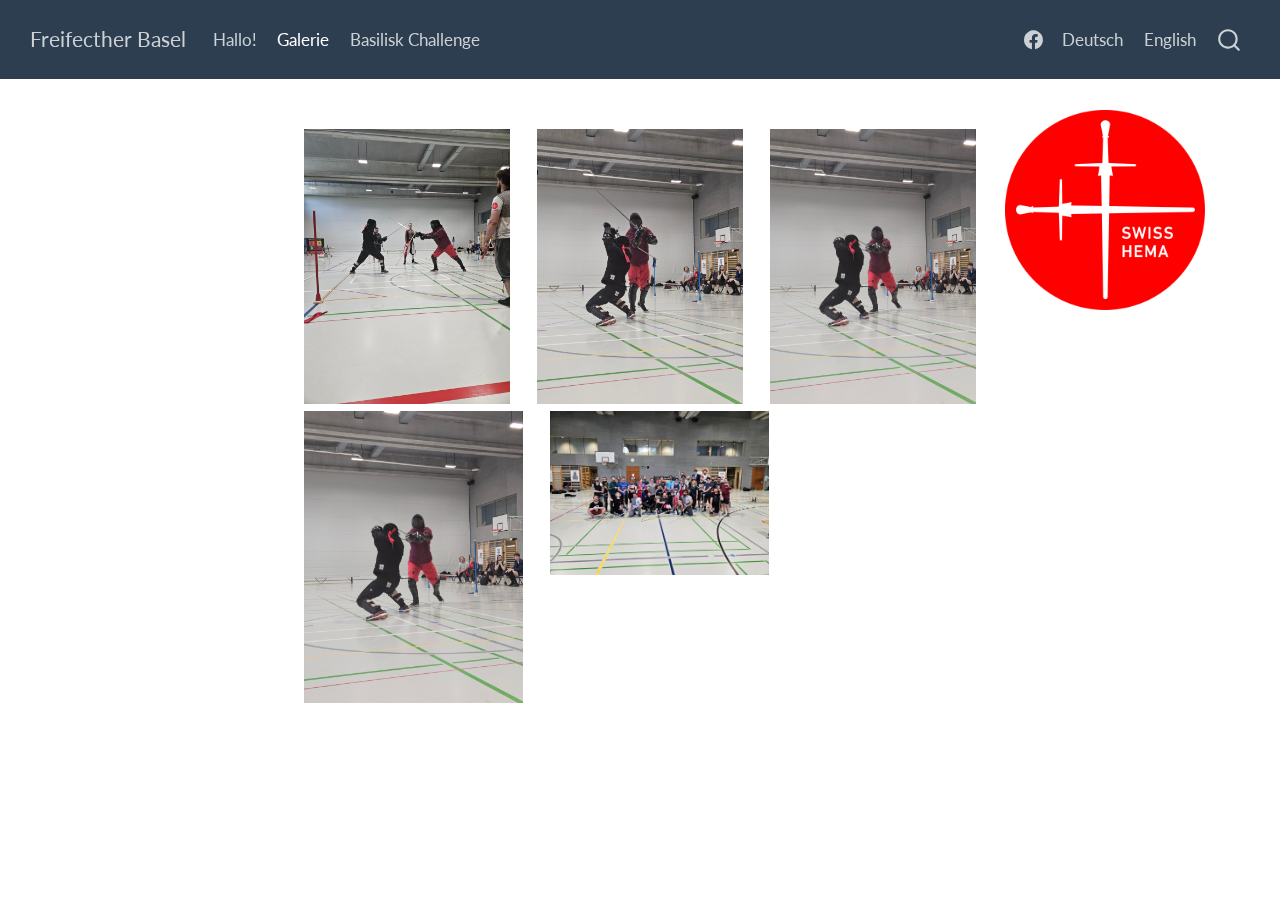
<file: de/gallery.html>
<!DOCTYPE html>
<html xmlns="http://www.w3.org/1999/xhtml" lang="en" xml:lang="en"><head>

<meta charset="utf-8">
<meta name="generator" content="quarto-1.7.32">

<meta name="viewport" content="width=device-width, initial-scale=1.0, user-scalable=yes">


<title>gallery – Freifecther Basel</title>
<style>
code{white-space: pre-wrap;}
span.smallcaps{font-variant: small-caps;}
div.columns{display: flex; gap: min(4vw, 1.5em);}
div.column{flex: auto; overflow-x: auto;}
div.hanging-indent{margin-left: 1.5em; text-indent: -1.5em;}
ul.task-list{list-style: none;}
ul.task-list li input[type="checkbox"] {
  width: 0.8em;
  margin: 0 0.8em 0.2em -1em; /* quarto-specific, see https://github.com/quarto-dev/quarto-cli/issues/4556 */ 
  vertical-align: middle;
}
</style>


<script src="site_libs/quarto-nav/quarto-nav.js"></script>
<script src="site_libs/quarto-nav/headroom.min.js"></script>
<script src="site_libs/clipboard/clipboard.min.js"></script>
<script src="site_libs/quarto-search/autocomplete.umd.js"></script>
<script src="site_libs/quarto-search/fuse.min.js"></script>
<script src="site_libs/quarto-search/quarto-search.js"></script>
<meta name="quarto:offset" content="./">
<link href="./assets/LOGO_SWISSHEMA.png" rel="icon" type="image/png">
<script src="site_libs/quarto-html/quarto.js" type="module"></script>
<script src="site_libs/quarto-html/tabsets/tabsets.js" type="module"></script>
<script src="site_libs/quarto-html/popper.min.js"></script>
<script src="site_libs/quarto-html/tippy.umd.min.js"></script>
<script src="site_libs/quarto-html/anchor.min.js"></script>
<link href="site_libs/quarto-html/tippy.css" rel="stylesheet">
<link href="site_libs/quarto-html/quarto-syntax-highlighting-37eea08aefeeee20ff55810ff984fec1.css" rel="stylesheet" id="quarto-text-highlighting-styles">
<script src="site_libs/bootstrap/bootstrap.min.js"></script>
<link href="site_libs/bootstrap/bootstrap-icons.css" rel="stylesheet">
<link href="site_libs/bootstrap/bootstrap-3fced2653c1411365395c6308d7f7025.min.css" rel="stylesheet" append-hash="true" id="quarto-bootstrap" data-mode="light">
<script src="site_libs/quarto-contrib/glightbox/glightbox.min.js"></script>
<link href="site_libs/quarto-contrib/glightbox/glightbox.min.css" rel="stylesheet">
<link href="site_libs/quarto-contrib/glightbox/lightbox.css" rel="stylesheet">
<script id="quarto-search-options" type="application/json">{
  "location": "navbar",
  "copy-button": false,
  "collapse-after": 3,
  "panel-placement": "end",
  "type": "overlay",
  "limit": 50,
  "keyboard-shortcut": [
    "f",
    "/",
    "s"
  ],
  "show-item-context": false,
  "language": {
    "search-no-results-text": "No results",
    "search-matching-documents-text": "matching documents",
    "search-copy-link-title": "Copy link to search",
    "search-hide-matches-text": "Hide additional matches",
    "search-more-match-text": "more match in this document",
    "search-more-matches-text": "more matches in this document",
    "search-clear-button-title": "Clear",
    "search-text-placeholder": "",
    "search-detached-cancel-button-title": "Cancel",
    "search-submit-button-title": "Submit",
    "search-label": "Search"
  }
}</script>


<link rel="stylesheet" href="styles.css">
</head>

<body class="floating nav-fixed quarto-light">

<div id="quarto-search-results"></div>
  <header id="quarto-header" class="headroom fixed-top">
    <nav class="navbar navbar-expand-lg " data-bs-theme="dark">
      <div class="navbar-container container-fluid">
      <div class="navbar-brand-container mx-auto">
    <a class="navbar-brand" href="./index.html">
    <span class="navbar-title">Freifecther Basel</span>
    </a>
  </div>
            <div id="quarto-search" class="" title="Search"></div>
          <button class="navbar-toggler" type="button" data-bs-toggle="collapse" data-bs-target="#navbarCollapse" aria-controls="navbarCollapse" role="menu" aria-expanded="false" aria-label="Toggle navigation" onclick="if (window.quartoToggleHeadroom) { window.quartoToggleHeadroom(); }">
  <span class="navbar-toggler-icon"></span>
</button>
          <div class="collapse navbar-collapse" id="navbarCollapse">
            <ul class="navbar-nav navbar-nav-scroll me-auto">
  <li class="nav-item">
    <a class="nav-link" href="./index.html"> 
<span class="menu-text">Hallo!</span></a>
  </li>  
  <li class="nav-item">
    <a class="nav-link active" href="./gallery.html" aria-current="page"> 
<span class="menu-text">Galerie</span></a>
  </li>  
  <li class="nav-item">
    <a class="nav-link" href="./basilisk.html"> 
<span class="menu-text">Basilisk Challenge</span></a>
  </li>  
</ul>
            <ul class="navbar-nav navbar-nav-scroll ms-auto">
  <li class="nav-item compact">
    <a class="nav-link" href="https://www.facebook.com/freifechterbasel/"> <i class="bi bi-facebook" role="img" aria-label="Facebook">
</i> 
<span class="menu-text"></span></a>
  </li>  
  <li class="nav-item">
    <a class="nav-link" href="./index.html"> 
<span class="menu-text">Deutsch</span></a>
  </li>  
  <li class="nav-item">
    <a class="nav-link" href="./../index.html"> 
<span class="menu-text">English</span></a>
  </li>  
</ul>
          </div> <!-- /navcollapse -->
            <div class="quarto-navbar-tools">
</div>
      </div> <!-- /container-fluid -->
    </nav>
</header>
<!-- content -->
<div id="quarto-content" class="quarto-container page-columns page-rows-contents page-layout-article page-navbar">
<!-- sidebar -->
  <nav id="quarto-sidebar" class="sidebar collapse collapse-horizontal quarto-sidebar-collapse-item sidebar-navigation floating overflow-auto">
    
</nav>
<div id="quarto-sidebar-glass" class="quarto-sidebar-collapse-item" data-bs-toggle="collapse" data-bs-target=".quarto-sidebar-collapse-item"></div>
<!-- margin-sidebar -->
    <div id="quarto-margin-sidebar" class="sidebar margin-sidebar zindex-bottom">
    </div>
<!-- main -->
<main class="content page-columns page-full" id="quarto-document-content"><header id="title-block-header" class="quarto-title-block"></header>





<div class="no-row-height column-margin column-container"><div class="">
<p><a href="assets/LOGO_SWISSHEMA.png" class="lightbox" data-gallery="quarto-lightbox-gallery-1"><img src="assets/LOGO_SWISSHEMA.png" class="img-fluid" style="width:80.0%"></a></p>
</div></div><div class="quarto-layout-panel" data-layout-ncol="3">
<div class="quarto-layout-row">
<div class="quarto-layout-cell" style="flex-basis: 33.3%;justify-content: center;">
<p><a href="assets/gallery/20250614_125830.jpg" class="lightbox" data-gallery="gallery"><img src="assets/gallery/20250614_125830.jpg" class="img-fluid"></a></p>
</div>
<div class="quarto-layout-cell" style="flex-basis: 33.3%;justify-content: center;">
<p><a href="assets/gallery/20250614_125938(0).jpg" class="lightbox" data-gallery="gallery"><img src="assets/gallery/20250614_125938(0).jpg" class="img-fluid"></a></p>
</div>
<div class="quarto-layout-cell" style="flex-basis: 33.3%;justify-content: center;">
<p><a href="assets/gallery/20250614_125938 (1).jpg" class="lightbox" data-gallery="gallery"><img src="assets/gallery/20250614_125938 (1).jpg" class="img-fluid"></a></p>
</div>
</div>
<div class="quarto-layout-row">
<div class="quarto-layout-cell" style="flex-basis: 33.3%;justify-content: center;">
<p><a href="assets/gallery/20250614_125938.jpg" class="lightbox" data-gallery="gallery"><img src="assets/gallery/20250614_125938.jpg" class="img-fluid"></a></p>
</div>
<div class="quarto-layout-cell" style="flex-basis: 33.3%;justify-content: center;">
<p><a href="assets/gallery/20250614_170543.jpg" class="lightbox" data-gallery="gallery"><img src="assets/gallery/20250614_170543.jpg" class="img-fluid"></a></p>
</div>
</div>
</div>



</main> <!-- /main -->
<script id="quarto-html-after-body" type="application/javascript">
  window.document.addEventListener("DOMContentLoaded", function (event) {
    const icon = "";
    const anchorJS = new window.AnchorJS();
    anchorJS.options = {
      placement: 'right',
      icon: icon
    };
    anchorJS.add('.anchored');
    const isCodeAnnotation = (el) => {
      for (const clz of el.classList) {
        if (clz.startsWith('code-annotation-')) {                     
          return true;
        }
      }
      return false;
    }
    const onCopySuccess = function(e) {
      // button target
      const button = e.trigger;
      // don't keep focus
      button.blur();
      // flash "checked"
      button.classList.add('code-copy-button-checked');
      var currentTitle = button.getAttribute("title");
      button.setAttribute("title", "Copied!");
      let tooltip;
      if (window.bootstrap) {
        button.setAttribute("data-bs-toggle", "tooltip");
        button.setAttribute("data-bs-placement", "left");
        button.setAttribute("data-bs-title", "Copied!");
        tooltip = new bootstrap.Tooltip(button, 
          { trigger: "manual", 
            customClass: "code-copy-button-tooltip",
            offset: [0, -8]});
        tooltip.show();    
      }
      setTimeout(function() {
        if (tooltip) {
          tooltip.hide();
          button.removeAttribute("data-bs-title");
          button.removeAttribute("data-bs-toggle");
          button.removeAttribute("data-bs-placement");
        }
        button.setAttribute("title", currentTitle);
        button.classList.remove('code-copy-button-checked');
      }, 1000);
      // clear code selection
      e.clearSelection();
    }
    const getTextToCopy = function(trigger) {
        const codeEl = trigger.previousElementSibling.cloneNode(true);
        for (const childEl of codeEl.children) {
          if (isCodeAnnotation(childEl)) {
            childEl.remove();
          }
        }
        return codeEl.innerText;
    }
    const clipboard = new window.ClipboardJS('.code-copy-button:not([data-in-quarto-modal])', {
      text: getTextToCopy
    });
    clipboard.on('success', onCopySuccess);
    if (window.document.getElementById('quarto-embedded-source-code-modal')) {
      const clipboardModal = new window.ClipboardJS('.code-copy-button[data-in-quarto-modal]', {
        text: getTextToCopy,
        container: window.document.getElementById('quarto-embedded-source-code-modal')
      });
      clipboardModal.on('success', onCopySuccess);
    }
      var localhostRegex = new RegExp(/^(?:http|https):\/\/localhost\:?[0-9]*\//);
      var mailtoRegex = new RegExp(/^mailto:/);
        var filterRegex = new RegExp('/' + window.location.host + '/');
      var isInternal = (href) => {
          return filterRegex.test(href) || localhostRegex.test(href) || mailtoRegex.test(href);
      }
      // Inspect non-navigation links and adorn them if external
     var links = window.document.querySelectorAll('a[href]:not(.nav-link):not(.navbar-brand):not(.toc-action):not(.sidebar-link):not(.sidebar-item-toggle):not(.pagination-link):not(.no-external):not([aria-hidden]):not(.dropdown-item):not(.quarto-navigation-tool):not(.about-link)');
      for (var i=0; i<links.length; i++) {
        const link = links[i];
        if (!isInternal(link.href)) {
          // undo the damage that might have been done by quarto-nav.js in the case of
          // links that we want to consider external
          if (link.dataset.originalHref !== undefined) {
            link.href = link.dataset.originalHref;
          }
        }
      }
    function tippyHover(el, contentFn, onTriggerFn, onUntriggerFn) {
      const config = {
        allowHTML: true,
        maxWidth: 500,
        delay: 100,
        arrow: false,
        appendTo: function(el) {
            return el.parentElement;
        },
        interactive: true,
        interactiveBorder: 10,
        theme: 'quarto',
        placement: 'bottom-start',
      };
      if (contentFn) {
        config.content = contentFn;
      }
      if (onTriggerFn) {
        config.onTrigger = onTriggerFn;
      }
      if (onUntriggerFn) {
        config.onUntrigger = onUntriggerFn;
      }
      window.tippy(el, config); 
    }
    const noterefs = window.document.querySelectorAll('a[role="doc-noteref"]');
    for (var i=0; i<noterefs.length; i++) {
      const ref = noterefs[i];
      tippyHover(ref, function() {
        // use id or data attribute instead here
        let href = ref.getAttribute('data-footnote-href') || ref.getAttribute('href');
        try { href = new URL(href).hash; } catch {}
        const id = href.replace(/^#\/?/, "");
        const note = window.document.getElementById(id);
        if (note) {
          return note.innerHTML;
        } else {
          return "";
        }
      });
    }
    const xrefs = window.document.querySelectorAll('a.quarto-xref');
    const processXRef = (id, note) => {
      // Strip column container classes
      const stripColumnClz = (el) => {
        el.classList.remove("page-full", "page-columns");
        if (el.children) {
          for (const child of el.children) {
            stripColumnClz(child);
          }
        }
      }
      stripColumnClz(note)
      if (id === null || id.startsWith('sec-')) {
        // Special case sections, only their first couple elements
        const container = document.createElement("div");
        if (note.children && note.children.length > 2) {
          container.appendChild(note.children[0].cloneNode(true));
          for (let i = 1; i < note.children.length; i++) {
            const child = note.children[i];
            if (child.tagName === "P" && child.innerText === "") {
              continue;
            } else {
              container.appendChild(child.cloneNode(true));
              break;
            }
          }
          if (window.Quarto?.typesetMath) {
            window.Quarto.typesetMath(container);
          }
          return container.innerHTML
        } else {
          if (window.Quarto?.typesetMath) {
            window.Quarto.typesetMath(note);
          }
          return note.innerHTML;
        }
      } else {
        // Remove any anchor links if they are present
        const anchorLink = note.querySelector('a.anchorjs-link');
        if (anchorLink) {
          anchorLink.remove();
        }
        if (window.Quarto?.typesetMath) {
          window.Quarto.typesetMath(note);
        }
        if (note.classList.contains("callout")) {
          return note.outerHTML;
        } else {
          return note.innerHTML;
        }
      }
    }
    for (var i=0; i<xrefs.length; i++) {
      const xref = xrefs[i];
      tippyHover(xref, undefined, function(instance) {
        instance.disable();
        let url = xref.getAttribute('href');
        let hash = undefined; 
        if (url.startsWith('#')) {
          hash = url;
        } else {
          try { hash = new URL(url).hash; } catch {}
        }
        if (hash) {
          const id = hash.replace(/^#\/?/, "");
          const note = window.document.getElementById(id);
          if (note !== null) {
            try {
              const html = processXRef(id, note.cloneNode(true));
              instance.setContent(html);
            } finally {
              instance.enable();
              instance.show();
            }
          } else {
            // See if we can fetch this
            fetch(url.split('#')[0])
            .then(res => res.text())
            .then(html => {
              const parser = new DOMParser();
              const htmlDoc = parser.parseFromString(html, "text/html");
              const note = htmlDoc.getElementById(id);
              if (note !== null) {
                const html = processXRef(id, note);
                instance.setContent(html);
              } 
            }).finally(() => {
              instance.enable();
              instance.show();
            });
          }
        } else {
          // See if we can fetch a full url (with no hash to target)
          // This is a special case and we should probably do some content thinning / targeting
          fetch(url)
          .then(res => res.text())
          .then(html => {
            const parser = new DOMParser();
            const htmlDoc = parser.parseFromString(html, "text/html");
            const note = htmlDoc.querySelector('main.content');
            if (note !== null) {
              // This should only happen for chapter cross references
              // (since there is no id in the URL)
              // remove the first header
              if (note.children.length > 0 && note.children[0].tagName === "HEADER") {
                note.children[0].remove();
              }
              const html = processXRef(null, note);
              instance.setContent(html);
            } 
          }).finally(() => {
            instance.enable();
            instance.show();
          });
        }
      }, function(instance) {
      });
    }
        let selectedAnnoteEl;
        const selectorForAnnotation = ( cell, annotation) => {
          let cellAttr = 'data-code-cell="' + cell + '"';
          let lineAttr = 'data-code-annotation="' +  annotation + '"';
          const selector = 'span[' + cellAttr + '][' + lineAttr + ']';
          return selector;
        }
        const selectCodeLines = (annoteEl) => {
          const doc = window.document;
          const targetCell = annoteEl.getAttribute("data-target-cell");
          const targetAnnotation = annoteEl.getAttribute("data-target-annotation");
          const annoteSpan = window.document.querySelector(selectorForAnnotation(targetCell, targetAnnotation));
          const lines = annoteSpan.getAttribute("data-code-lines").split(",");
          const lineIds = lines.map((line) => {
            return targetCell + "-" + line;
          })
          let top = null;
          let height = null;
          let parent = null;
          if (lineIds.length > 0) {
              //compute the position of the single el (top and bottom and make a div)
              const el = window.document.getElementById(lineIds[0]);
              top = el.offsetTop;
              height = el.offsetHeight;
              parent = el.parentElement.parentElement;
            if (lineIds.length > 1) {
              const lastEl = window.document.getElementById(lineIds[lineIds.length - 1]);
              const bottom = lastEl.offsetTop + lastEl.offsetHeight;
              height = bottom - top;
            }
            if (top !== null && height !== null && parent !== null) {
              // cook up a div (if necessary) and position it 
              let div = window.document.getElementById("code-annotation-line-highlight");
              if (div === null) {
                div = window.document.createElement("div");
                div.setAttribute("id", "code-annotation-line-highlight");
                div.style.position = 'absolute';
                parent.appendChild(div);
              }
              div.style.top = top - 2 + "px";
              div.style.height = height + 4 + "px";
              div.style.left = 0;
              let gutterDiv = window.document.getElementById("code-annotation-line-highlight-gutter");
              if (gutterDiv === null) {
                gutterDiv = window.document.createElement("div");
                gutterDiv.setAttribute("id", "code-annotation-line-highlight-gutter");
                gutterDiv.style.position = 'absolute';
                const codeCell = window.document.getElementById(targetCell);
                const gutter = codeCell.querySelector('.code-annotation-gutter');
                gutter.appendChild(gutterDiv);
              }
              gutterDiv.style.top = top - 2 + "px";
              gutterDiv.style.height = height + 4 + "px";
            }
            selectedAnnoteEl = annoteEl;
          }
        };
        const unselectCodeLines = () => {
          const elementsIds = ["code-annotation-line-highlight", "code-annotation-line-highlight-gutter"];
          elementsIds.forEach((elId) => {
            const div = window.document.getElementById(elId);
            if (div) {
              div.remove();
            }
          });
          selectedAnnoteEl = undefined;
        };
          // Handle positioning of the toggle
      window.addEventListener(
        "resize",
        throttle(() => {
          elRect = undefined;
          if (selectedAnnoteEl) {
            selectCodeLines(selectedAnnoteEl);
          }
        }, 10)
      );
      function throttle(fn, ms) {
      let throttle = false;
      let timer;
        return (...args) => {
          if(!throttle) { // first call gets through
              fn.apply(this, args);
              throttle = true;
          } else { // all the others get throttled
              if(timer) clearTimeout(timer); // cancel #2
              timer = setTimeout(() => {
                fn.apply(this, args);
                timer = throttle = false;
              }, ms);
          }
        };
      }
        // Attach click handler to the DT
        const annoteDls = window.document.querySelectorAll('dt[data-target-cell]');
        for (const annoteDlNode of annoteDls) {
          annoteDlNode.addEventListener('click', (event) => {
            const clickedEl = event.target;
            if (clickedEl !== selectedAnnoteEl) {
              unselectCodeLines();
              const activeEl = window.document.querySelector('dt[data-target-cell].code-annotation-active');
              if (activeEl) {
                activeEl.classList.remove('code-annotation-active');
              }
              selectCodeLines(clickedEl);
              clickedEl.classList.add('code-annotation-active');
            } else {
              // Unselect the line
              unselectCodeLines();
              clickedEl.classList.remove('code-annotation-active');
            }
          });
        }
    const findCites = (el) => {
      const parentEl = el.parentElement;
      if (parentEl) {
        const cites = parentEl.dataset.cites;
        if (cites) {
          return {
            el,
            cites: cites.split(' ')
          };
        } else {
          return findCites(el.parentElement)
        }
      } else {
        return undefined;
      }
    };
    var bibliorefs = window.document.querySelectorAll('a[role="doc-biblioref"]');
    for (var i=0; i<bibliorefs.length; i++) {
      const ref = bibliorefs[i];
      const citeInfo = findCites(ref);
      if (citeInfo) {
        tippyHover(citeInfo.el, function() {
          var popup = window.document.createElement('div');
          citeInfo.cites.forEach(function(cite) {
            var citeDiv = window.document.createElement('div');
            citeDiv.classList.add('hanging-indent');
            citeDiv.classList.add('csl-entry');
            var biblioDiv = window.document.getElementById('ref-' + cite);
            if (biblioDiv) {
              citeDiv.innerHTML = biblioDiv.innerHTML;
            }
            popup.appendChild(citeDiv);
          });
          return popup.innerHTML;
        });
      }
    }
  });
  </script>
</div> <!-- /content -->
<script>var lightboxQuarto = GLightbox({"closeEffect":"zoom","descPosition":"bottom","loop":false,"openEffect":"zoom","selector":".lightbox"});
(function() {
  let previousOnload = window.onload;
  window.onload = () => {
    if (previousOnload) {
      previousOnload();
    }
    lightboxQuarto.on('slide_before_load', (data) => {
      const { slideIndex, slideNode, slideConfig, player, trigger } = data;
      const href = trigger.getAttribute('href');
      if (href !== null) {
        const imgEl = window.document.querySelector(`a[href="${href}"] img`);
        if (imgEl !== null) {
          const srcAttr = imgEl.getAttribute("src");
          if (srcAttr && srcAttr.startsWith("data:")) {
            slideConfig.href = srcAttr;
          }
        }
      } 
    });
  
    lightboxQuarto.on('slide_after_load', (data) => {
      const { slideIndex, slideNode, slideConfig, player, trigger } = data;
      if (window.Quarto?.typesetMath) {
        window.Quarto.typesetMath(slideNode);
      }
    });
  
  };
  
})();
          </script>




</body></html>
</file>
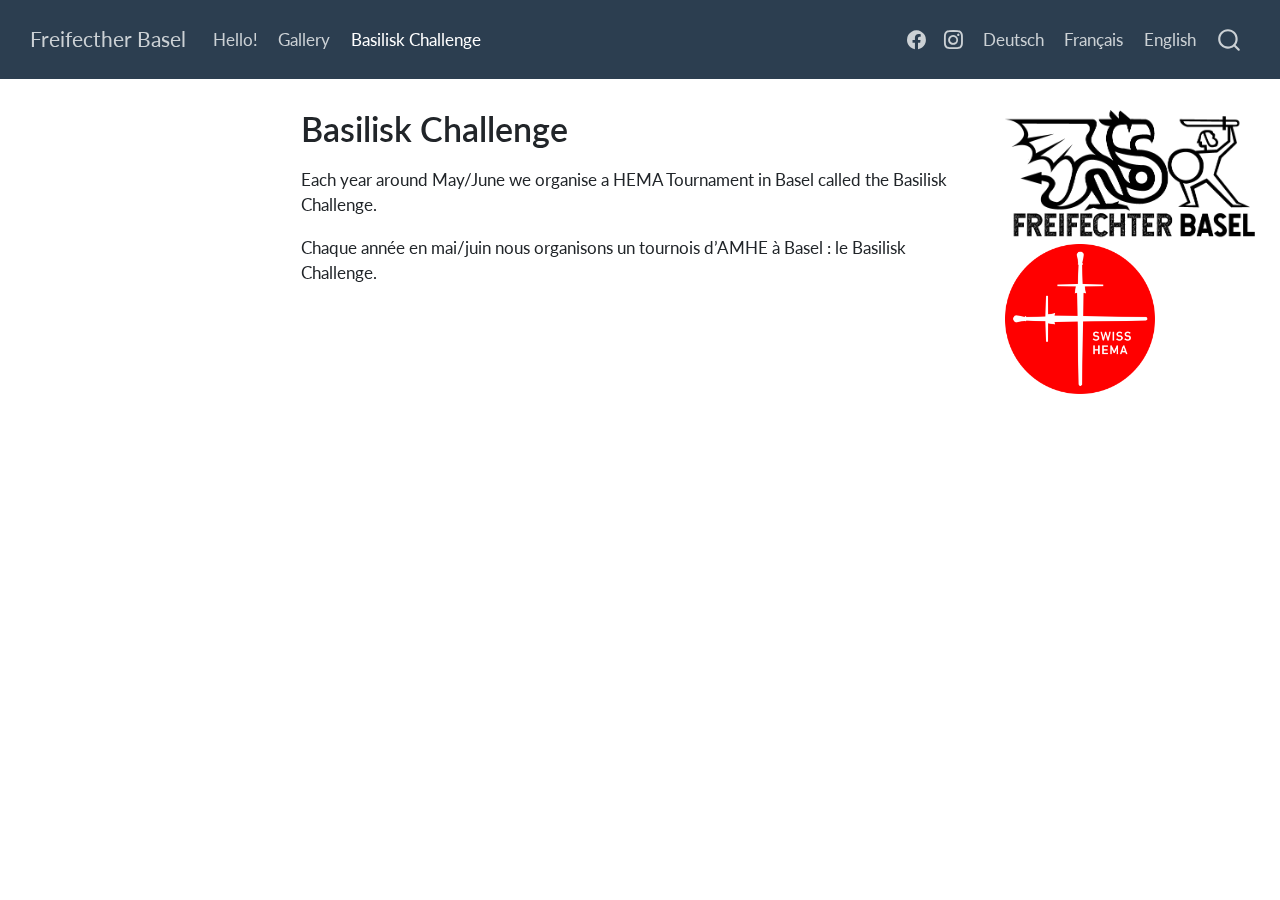
<file: en/basilisk.html>
<!DOCTYPE html>
<html xmlns="http://www.w3.org/1999/xhtml" lang="en" xml:lang="en"><head>

<meta charset="utf-8">
<meta name="generator" content="quarto-1.8.27">

<meta name="viewport" content="width=device-width, initial-scale=1.0, user-scalable=yes">


<title>Basilisk Challenge – Freifecther Basel</title>
<style>
code{white-space: pre-wrap;}
span.smallcaps{font-variant: small-caps;}
div.columns{display: flex; gap: min(4vw, 1.5em);}
div.column{flex: auto; overflow-x: auto;}
div.hanging-indent{margin-left: 1.5em; text-indent: -1.5em;}
ul.task-list{list-style: none;}
ul.task-list li input[type="checkbox"] {
  width: 0.8em;
  margin: 0 0.8em 0.2em -1em; /* quarto-specific, see https://github.com/quarto-dev/quarto-cli/issues/4556 */ 
  vertical-align: middle;
}
</style>


<script src="site_libs/quarto-nav/quarto-nav.js"></script>
<script src="site_libs/quarto-nav/headroom.min.js"></script>
<script src="site_libs/clipboard/clipboard.min.js"></script>
<script src="site_libs/quarto-search/autocomplete.umd.js"></script>
<script src="site_libs/quarto-search/fuse.min.js"></script>
<script src="site_libs/quarto-search/quarto-search.js"></script>
<meta name="quarto:offset" content="./">
<link href="./assets/LOGO_SWISSHEMA.png" rel="icon" type="image/png">
<script src="site_libs/quarto-html/quarto.js" type="module"></script>
<script src="site_libs/quarto-html/tabsets/tabsets.js" type="module"></script>
<script src="site_libs/quarto-html/axe/axe-check.js" type="module"></script>
<script src="site_libs/quarto-html/popper.min.js"></script>
<script src="site_libs/quarto-html/tippy.umd.min.js"></script>
<script src="site_libs/quarto-html/anchor.min.js"></script>
<link href="site_libs/quarto-html/tippy.css" rel="stylesheet">
<link href="site_libs/quarto-html/quarto-syntax-highlighting-ed96de9b727972fe78a7b5d16c58bf87.css" rel="stylesheet" id="quarto-text-highlighting-styles">
<script src="site_libs/bootstrap/bootstrap.min.js"></script>
<link href="site_libs/bootstrap/bootstrap-icons.css" rel="stylesheet">
<link href="site_libs/bootstrap/bootstrap-28ce2f92125236a284ff4f393e5b0d14.min.css" rel="stylesheet" append-hash="true" id="quarto-bootstrap" data-mode="light">
<script id="quarto-search-options" type="application/json">{
  "location": "navbar",
  "copy-button": false,
  "collapse-after": 3,
  "panel-placement": "end",
  "type": "overlay",
  "limit": 50,
  "keyboard-shortcut": [
    "f",
    "/",
    "s"
  ],
  "show-item-context": false,
  "language": {
    "search-no-results-text": "No results",
    "search-matching-documents-text": "matching documents",
    "search-copy-link-title": "Copy link to search",
    "search-hide-matches-text": "Hide additional matches",
    "search-more-match-text": "more match in this document",
    "search-more-matches-text": "more matches in this document",
    "search-clear-button-title": "Clear",
    "search-text-placeholder": "",
    "search-detached-cancel-button-title": "Cancel",
    "search-submit-button-title": "Submit",
    "search-label": "Search"
  }
}</script>


<link rel="stylesheet" href="styles.css">
</head>

<body class="floating nav-fixed quarto-light">

<div id="quarto-search-results"></div>
  <header id="quarto-header" class="headroom fixed-top">
    <nav class="navbar navbar-expand-lg " data-bs-theme="dark">
      <div class="navbar-container container-fluid">
      <div class="navbar-brand-container mx-auto">
    <a class="navbar-brand" href="./index.html">
    <span class="navbar-title">Freifecther Basel</span>
    </a>
  </div>
            <div id="quarto-search" class="" title="Search"></div>
          <button class="navbar-toggler" type="button" data-bs-toggle="collapse" data-bs-target="#navbarCollapse" aria-controls="navbarCollapse" role="menu" aria-expanded="false" aria-label="Toggle navigation" onclick="if (window.quartoToggleHeadroom) { window.quartoToggleHeadroom(); }">
  <span class="navbar-toggler-icon"></span>
</button>
          <div class="collapse navbar-collapse" id="navbarCollapse">
            <ul class="navbar-nav navbar-nav-scroll me-auto">
  <li class="nav-item">
    <a class="nav-link" href="./index.html"> 
<span class="menu-text">Hello!</span></a>
  </li>  
  <li class="nav-item">
    <a class="nav-link" href="./gallery.html"> 
<span class="menu-text">Gallery</span></a>
  </li>  
  <li class="nav-item">
    <a class="nav-link active" href="./basilisk.html" aria-current="page"> 
<span class="menu-text">Basilisk Challenge</span></a>
  </li>  
</ul>
            <ul class="navbar-nav navbar-nav-scroll ms-auto">
  <li class="nav-item compact">
    <a class="nav-link" href="https://www.facebook.com/freifechterbasel/"> <i class="bi bi-facebook" role="img" aria-label="Facebook">
</i> 
<span class="menu-text"></span></a>
  </li>  
  <li class="nav-item compact">
    <a class="nav-link" href="https://www.instagram.com/freifechter_basel/"> <i class="bi bi-instagram" role="img" aria-label="Instagram">
</i> 
<span class="menu-text"></span></a>
  </li>  
  <li class="nav-item">
    <a class="nav-link" href="./../index.html"> 
<span class="menu-text">Deutsch</span></a>
  </li>  
  <li class="nav-item">
    <a class="nav-link" href="./../fr/index.html"> 
<span class="menu-text">Français</span></a>
  </li>  
  <li class="nav-item">
    <a class="nav-link" href="./index.html"> 
<span class="menu-text">English</span></a>
  </li>  
</ul>
          </div> <!-- /navcollapse -->
            <div class="quarto-navbar-tools">
</div>
      </div> <!-- /container-fluid -->
    </nav>
</header>
<!-- content -->
<div id="quarto-content" class="quarto-container page-columns page-rows-contents page-layout-article page-navbar">
<!-- sidebar -->
  <nav id="quarto-sidebar" class="sidebar collapse collapse-horizontal quarto-sidebar-collapse-item sidebar-navigation floating overflow-auto">
    
</nav>
<div id="quarto-sidebar-glass" class="quarto-sidebar-collapse-item" data-bs-toggle="collapse" data-bs-target=".quarto-sidebar-collapse-item"></div>
<!-- margin-sidebar -->
    <div id="quarto-margin-sidebar" class="sidebar margin-sidebar zindex-bottom">
    </div>
<!-- main -->
<main class="content page-columns page-full" id="quarto-document-content">

<header id="title-block-header" class="quarto-title-block default">
<div class="quarto-title">
<h1 class="title">Basilisk Challenge</h1>
</div>



<div class="quarto-title-meta">

    
  
    
  </div>
  


</header>



<div class="no-row-height column-margin column-container"><div class="">
<p><img src="assets/Basilisk.png" class="img-fluid" style="width:120.0%"> <img src="assets/LOGO_SWISSHEMA.png" class="img-fluid quarto-figure quarto-figure-center" style="width:60.0%"></p>
</div></div><p>Each year around May/June we organise a HEMA Tournament in Basel called the Basilisk Challenge.</p>
<p>Chaque année en mai/juin nous organisons un tournois d’AMHE à Basel : le Basilisk Challenge.</p>



</main> <!-- /main -->
<script id="quarto-html-after-body" type="application/javascript">
  window.document.addEventListener("DOMContentLoaded", function (event) {
    const icon = "";
    const anchorJS = new window.AnchorJS();
    anchorJS.options = {
      placement: 'right',
      icon: icon
    };
    anchorJS.add('.anchored');
    const isCodeAnnotation = (el) => {
      for (const clz of el.classList) {
        if (clz.startsWith('code-annotation-')) {                     
          return true;
        }
      }
      return false;
    }
    const onCopySuccess = function(e) {
      // button target
      const button = e.trigger;
      // don't keep focus
      button.blur();
      // flash "checked"
      button.classList.add('code-copy-button-checked');
      var currentTitle = button.getAttribute("title");
      button.setAttribute("title", "Copied!");
      let tooltip;
      if (window.bootstrap) {
        button.setAttribute("data-bs-toggle", "tooltip");
        button.setAttribute("data-bs-placement", "left");
        button.setAttribute("data-bs-title", "Copied!");
        tooltip = new bootstrap.Tooltip(button, 
          { trigger: "manual", 
            customClass: "code-copy-button-tooltip",
            offset: [0, -8]});
        tooltip.show();    
      }
      setTimeout(function() {
        if (tooltip) {
          tooltip.hide();
          button.removeAttribute("data-bs-title");
          button.removeAttribute("data-bs-toggle");
          button.removeAttribute("data-bs-placement");
        }
        button.setAttribute("title", currentTitle);
        button.classList.remove('code-copy-button-checked');
      }, 1000);
      // clear code selection
      e.clearSelection();
    }
    const getTextToCopy = function(trigger) {
      const outerScaffold = trigger.parentElement.cloneNode(true);
      const codeEl = outerScaffold.querySelector('code');
      for (const childEl of codeEl.children) {
        if (isCodeAnnotation(childEl)) {
          childEl.remove();
        }
      }
      return codeEl.innerText;
    }
    const clipboard = new window.ClipboardJS('.code-copy-button:not([data-in-quarto-modal])', {
      text: getTextToCopy
    });
    clipboard.on('success', onCopySuccess);
    if (window.document.getElementById('quarto-embedded-source-code-modal')) {
      const clipboardModal = new window.ClipboardJS('.code-copy-button[data-in-quarto-modal]', {
        text: getTextToCopy,
        container: window.document.getElementById('quarto-embedded-source-code-modal')
      });
      clipboardModal.on('success', onCopySuccess);
    }
      var localhostRegex = new RegExp(/^(?:http|https):\/\/localhost\:?[0-9]*\//);
      var mailtoRegex = new RegExp(/^mailto:/);
        var filterRegex = new RegExp('/' + window.location.host + '/');
      var isInternal = (href) => {
          return filterRegex.test(href) || localhostRegex.test(href) || mailtoRegex.test(href);
      }
      // Inspect non-navigation links and adorn them if external
     var links = window.document.querySelectorAll('a[href]:not(.nav-link):not(.navbar-brand):not(.toc-action):not(.sidebar-link):not(.sidebar-item-toggle):not(.pagination-link):not(.no-external):not([aria-hidden]):not(.dropdown-item):not(.quarto-navigation-tool):not(.about-link)');
      for (var i=0; i<links.length; i++) {
        const link = links[i];
        if (!isInternal(link.href)) {
          // undo the damage that might have been done by quarto-nav.js in the case of
          // links that we want to consider external
          if (link.dataset.originalHref !== undefined) {
            link.href = link.dataset.originalHref;
          }
        }
      }
    function tippyHover(el, contentFn, onTriggerFn, onUntriggerFn) {
      const config = {
        allowHTML: true,
        maxWidth: 500,
        delay: 100,
        arrow: false,
        appendTo: function(el) {
            return el.parentElement;
        },
        interactive: true,
        interactiveBorder: 10,
        theme: 'quarto',
        placement: 'bottom-start',
      };
      if (contentFn) {
        config.content = contentFn;
      }
      if (onTriggerFn) {
        config.onTrigger = onTriggerFn;
      }
      if (onUntriggerFn) {
        config.onUntrigger = onUntriggerFn;
      }
      window.tippy(el, config); 
    }
    const noterefs = window.document.querySelectorAll('a[role="doc-noteref"]');
    for (var i=0; i<noterefs.length; i++) {
      const ref = noterefs[i];
      tippyHover(ref, function() {
        // use id or data attribute instead here
        let href = ref.getAttribute('data-footnote-href') || ref.getAttribute('href');
        try { href = new URL(href).hash; } catch {}
        const id = href.replace(/^#\/?/, "");
        const note = window.document.getElementById(id);
        if (note) {
          return note.innerHTML;
        } else {
          return "";
        }
      });
    }
    const xrefs = window.document.querySelectorAll('a.quarto-xref');
    const processXRef = (id, note) => {
      // Strip column container classes
      const stripColumnClz = (el) => {
        el.classList.remove("page-full", "page-columns");
        if (el.children) {
          for (const child of el.children) {
            stripColumnClz(child);
          }
        }
      }
      stripColumnClz(note)
      if (id === null || id.startsWith('sec-')) {
        // Special case sections, only their first couple elements
        const container = document.createElement("div");
        if (note.children && note.children.length > 2) {
          container.appendChild(note.children[0].cloneNode(true));
          for (let i = 1; i < note.children.length; i++) {
            const child = note.children[i];
            if (child.tagName === "P" && child.innerText === "") {
              continue;
            } else {
              container.appendChild(child.cloneNode(true));
              break;
            }
          }
          if (window.Quarto?.typesetMath) {
            window.Quarto.typesetMath(container);
          }
          return container.innerHTML
        } else {
          if (window.Quarto?.typesetMath) {
            window.Quarto.typesetMath(note);
          }
          return note.innerHTML;
        }
      } else {
        // Remove any anchor links if they are present
        const anchorLink = note.querySelector('a.anchorjs-link');
        if (anchorLink) {
          anchorLink.remove();
        }
        if (window.Quarto?.typesetMath) {
          window.Quarto.typesetMath(note);
        }
        if (note.classList.contains("callout")) {
          return note.outerHTML;
        } else {
          return note.innerHTML;
        }
      }
    }
    for (var i=0; i<xrefs.length; i++) {
      const xref = xrefs[i];
      tippyHover(xref, undefined, function(instance) {
        instance.disable();
        let url = xref.getAttribute('href');
        let hash = undefined; 
        if (url.startsWith('#')) {
          hash = url;
        } else {
          try { hash = new URL(url).hash; } catch {}
        }
        if (hash) {
          const id = hash.replace(/^#\/?/, "");
          const note = window.document.getElementById(id);
          if (note !== null) {
            try {
              const html = processXRef(id, note.cloneNode(true));
              instance.setContent(html);
            } finally {
              instance.enable();
              instance.show();
            }
          } else {
            // See if we can fetch this
            fetch(url.split('#')[0])
            .then(res => res.text())
            .then(html => {
              const parser = new DOMParser();
              const htmlDoc = parser.parseFromString(html, "text/html");
              const note = htmlDoc.getElementById(id);
              if (note !== null) {
                const html = processXRef(id, note);
                instance.setContent(html);
              } 
            }).finally(() => {
              instance.enable();
              instance.show();
            });
          }
        } else {
          // See if we can fetch a full url (with no hash to target)
          // This is a special case and we should probably do some content thinning / targeting
          fetch(url)
          .then(res => res.text())
          .then(html => {
            const parser = new DOMParser();
            const htmlDoc = parser.parseFromString(html, "text/html");
            const note = htmlDoc.querySelector('main.content');
            if (note !== null) {
              // This should only happen for chapter cross references
              // (since there is no id in the URL)
              // remove the first header
              if (note.children.length > 0 && note.children[0].tagName === "HEADER") {
                note.children[0].remove();
              }
              const html = processXRef(null, note);
              instance.setContent(html);
            } 
          }).finally(() => {
            instance.enable();
            instance.show();
          });
        }
      }, function(instance) {
      });
    }
        let selectedAnnoteEl;
        const selectorForAnnotation = ( cell, annotation) => {
          let cellAttr = 'data-code-cell="' + cell + '"';
          let lineAttr = 'data-code-annotation="' +  annotation + '"';
          const selector = 'span[' + cellAttr + '][' + lineAttr + ']';
          return selector;
        }
        const selectCodeLines = (annoteEl) => {
          const doc = window.document;
          const targetCell = annoteEl.getAttribute("data-target-cell");
          const targetAnnotation = annoteEl.getAttribute("data-target-annotation");
          const annoteSpan = window.document.querySelector(selectorForAnnotation(targetCell, targetAnnotation));
          const lines = annoteSpan.getAttribute("data-code-lines").split(",");
          const lineIds = lines.map((line) => {
            return targetCell + "-" + line;
          })
          let top = null;
          let height = null;
          let parent = null;
          if (lineIds.length > 0) {
              //compute the position of the single el (top and bottom and make a div)
              const el = window.document.getElementById(lineIds[0]);
              top = el.offsetTop;
              height = el.offsetHeight;
              parent = el.parentElement.parentElement;
            if (lineIds.length > 1) {
              const lastEl = window.document.getElementById(lineIds[lineIds.length - 1]);
              const bottom = lastEl.offsetTop + lastEl.offsetHeight;
              height = bottom - top;
            }
            if (top !== null && height !== null && parent !== null) {
              // cook up a div (if necessary) and position it 
              let div = window.document.getElementById("code-annotation-line-highlight");
              if (div === null) {
                div = window.document.createElement("div");
                div.setAttribute("id", "code-annotation-line-highlight");
                div.style.position = 'absolute';
                parent.appendChild(div);
              }
              div.style.top = top - 2 + "px";
              div.style.height = height + 4 + "px";
              div.style.left = 0;
              let gutterDiv = window.document.getElementById("code-annotation-line-highlight-gutter");
              if (gutterDiv === null) {
                gutterDiv = window.document.createElement("div");
                gutterDiv.setAttribute("id", "code-annotation-line-highlight-gutter");
                gutterDiv.style.position = 'absolute';
                const codeCell = window.document.getElementById(targetCell);
                const gutter = codeCell.querySelector('.code-annotation-gutter');
                gutter.appendChild(gutterDiv);
              }
              gutterDiv.style.top = top - 2 + "px";
              gutterDiv.style.height = height + 4 + "px";
            }
            selectedAnnoteEl = annoteEl;
          }
        };
        const unselectCodeLines = () => {
          const elementsIds = ["code-annotation-line-highlight", "code-annotation-line-highlight-gutter"];
          elementsIds.forEach((elId) => {
            const div = window.document.getElementById(elId);
            if (div) {
              div.remove();
            }
          });
          selectedAnnoteEl = undefined;
        };
          // Handle positioning of the toggle
      window.addEventListener(
        "resize",
        throttle(() => {
          elRect = undefined;
          if (selectedAnnoteEl) {
            selectCodeLines(selectedAnnoteEl);
          }
        }, 10)
      );
      function throttle(fn, ms) {
      let throttle = false;
      let timer;
        return (...args) => {
          if(!throttle) { // first call gets through
              fn.apply(this, args);
              throttle = true;
          } else { // all the others get throttled
              if(timer) clearTimeout(timer); // cancel #2
              timer = setTimeout(() => {
                fn.apply(this, args);
                timer = throttle = false;
              }, ms);
          }
        };
      }
        // Attach click handler to the DT
        const annoteDls = window.document.querySelectorAll('dt[data-target-cell]');
        for (const annoteDlNode of annoteDls) {
          annoteDlNode.addEventListener('click', (event) => {
            const clickedEl = event.target;
            if (clickedEl !== selectedAnnoteEl) {
              unselectCodeLines();
              const activeEl = window.document.querySelector('dt[data-target-cell].code-annotation-active');
              if (activeEl) {
                activeEl.classList.remove('code-annotation-active');
              }
              selectCodeLines(clickedEl);
              clickedEl.classList.add('code-annotation-active');
            } else {
              // Unselect the line
              unselectCodeLines();
              clickedEl.classList.remove('code-annotation-active');
            }
          });
        }
    const findCites = (el) => {
      const parentEl = el.parentElement;
      if (parentEl) {
        const cites = parentEl.dataset.cites;
        if (cites) {
          return {
            el,
            cites: cites.split(' ')
          };
        } else {
          return findCites(el.parentElement)
        }
      } else {
        return undefined;
      }
    };
    var bibliorefs = window.document.querySelectorAll('a[role="doc-biblioref"]');
    for (var i=0; i<bibliorefs.length; i++) {
      const ref = bibliorefs[i];
      const citeInfo = findCites(ref);
      if (citeInfo) {
        tippyHover(citeInfo.el, function() {
          var popup = window.document.createElement('div');
          citeInfo.cites.forEach(function(cite) {
            var citeDiv = window.document.createElement('div');
            citeDiv.classList.add('hanging-indent');
            citeDiv.classList.add('csl-entry');
            var biblioDiv = window.document.getElementById('ref-' + cite);
            if (biblioDiv) {
              citeDiv.innerHTML = biblioDiv.innerHTML;
            }
            popup.appendChild(citeDiv);
          });
          return popup.innerHTML;
        });
      }
    }
  });
  </script>
</div> <!-- /content -->




</body></html>
</file>
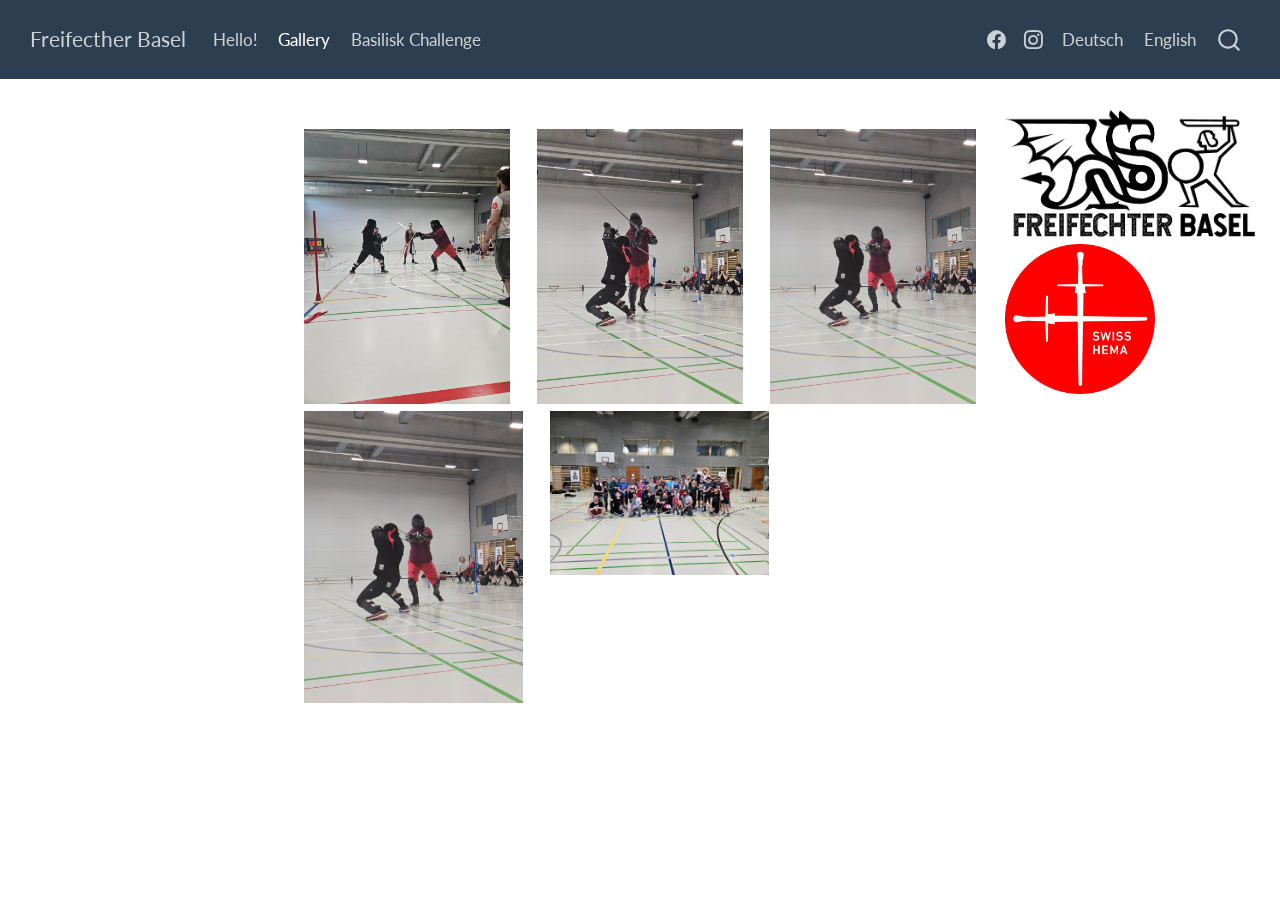
<file: en/gallery.html>
<!DOCTYPE html>
<html xmlns="http://www.w3.org/1999/xhtml" lang="en" xml:lang="en"><head>

<meta charset="utf-8">
<meta name="generator" content="quarto-1.8.27">

<meta name="viewport" content="width=device-width, initial-scale=1.0, user-scalable=yes">


<title>gallery – Freifecther Basel</title>
<style>
code{white-space: pre-wrap;}
span.smallcaps{font-variant: small-caps;}
div.columns{display: flex; gap: min(4vw, 1.5em);}
div.column{flex: auto; overflow-x: auto;}
div.hanging-indent{margin-left: 1.5em; text-indent: -1.5em;}
ul.task-list{list-style: none;}
ul.task-list li input[type="checkbox"] {
  width: 0.8em;
  margin: 0 0.8em 0.2em -1em; /* quarto-specific, see https://github.com/quarto-dev/quarto-cli/issues/4556 */ 
  vertical-align: middle;
}
</style>


<script src="site_libs/quarto-nav/quarto-nav.js"></script>
<script src="site_libs/quarto-nav/headroom.min.js"></script>
<script src="site_libs/clipboard/clipboard.min.js"></script>
<script src="site_libs/quarto-search/autocomplete.umd.js"></script>
<script src="site_libs/quarto-search/fuse.min.js"></script>
<script src="site_libs/quarto-search/quarto-search.js"></script>
<meta name="quarto:offset" content="./">
<link href="./assets/LOGO_SWISSHEMA.png" rel="icon" type="image/png">
<script src="site_libs/quarto-html/quarto.js" type="module"></script>
<script src="site_libs/quarto-html/tabsets/tabsets.js" type="module"></script>
<script src="site_libs/quarto-html/axe/axe-check.js" type="module"></script>
<script src="site_libs/quarto-html/popper.min.js"></script>
<script src="site_libs/quarto-html/tippy.umd.min.js"></script>
<script src="site_libs/quarto-html/anchor.min.js"></script>
<link href="site_libs/quarto-html/tippy.css" rel="stylesheet">
<link href="site_libs/quarto-html/quarto-syntax-highlighting-ed96de9b727972fe78a7b5d16c58bf87.css" rel="stylesheet" id="quarto-text-highlighting-styles">
<script src="site_libs/bootstrap/bootstrap.min.js"></script>
<link href="site_libs/bootstrap/bootstrap-icons.css" rel="stylesheet">
<link href="site_libs/bootstrap/bootstrap-960d9d362f81d399278ec3e29b622b37.min.css" rel="stylesheet" append-hash="true" id="quarto-bootstrap" data-mode="light">
<script src="site_libs/quarto-contrib/glightbox/glightbox.min.js"></script>
<link href="site_libs/quarto-contrib/glightbox/glightbox.min.css" rel="stylesheet">
<link href="site_libs/quarto-contrib/glightbox/lightbox.css" rel="stylesheet">
<script id="quarto-search-options" type="application/json">{
  "location": "navbar",
  "copy-button": false,
  "collapse-after": 3,
  "panel-placement": "end",
  "type": "overlay",
  "limit": 50,
  "keyboard-shortcut": [
    "f",
    "/",
    "s"
  ],
  "show-item-context": false,
  "language": {
    "search-no-results-text": "No results",
    "search-matching-documents-text": "matching documents",
    "search-copy-link-title": "Copy link to search",
    "search-hide-matches-text": "Hide additional matches",
    "search-more-match-text": "more match in this document",
    "search-more-matches-text": "more matches in this document",
    "search-clear-button-title": "Clear",
    "search-text-placeholder": "",
    "search-detached-cancel-button-title": "Cancel",
    "search-submit-button-title": "Submit",
    "search-label": "Search"
  }
}</script>


<link rel="stylesheet" href="styles.css">
</head>

<body class="floating nav-fixed quarto-light">

<div id="quarto-search-results"></div>
  <header id="quarto-header" class="headroom fixed-top">
    <nav class="navbar navbar-expand-lg " data-bs-theme="dark">
      <div class="navbar-container container-fluid">
      <div class="navbar-brand-container mx-auto">
    <a class="navbar-brand" href="./index.html">
    <span class="navbar-title">Freifecther Basel</span>
    </a>
  </div>
            <div id="quarto-search" class="" title="Search"></div>
          <button class="navbar-toggler" type="button" data-bs-toggle="collapse" data-bs-target="#navbarCollapse" aria-controls="navbarCollapse" role="menu" aria-expanded="false" aria-label="Toggle navigation" onclick="if (window.quartoToggleHeadroom) { window.quartoToggleHeadroom(); }">
  <span class="navbar-toggler-icon"></span>
</button>
          <div class="collapse navbar-collapse" id="navbarCollapse">
            <ul class="navbar-nav navbar-nav-scroll me-auto">
  <li class="nav-item">
    <a class="nav-link" href="./index.html"> 
<span class="menu-text">Hello!</span></a>
  </li>  
  <li class="nav-item">
    <a class="nav-link active" href="./gallery.html" aria-current="page"> 
<span class="menu-text">Gallery</span></a>
  </li>  
  <li class="nav-item">
    <a class="nav-link" href="./basilisk.html"> 
<span class="menu-text">Basilisk Challenge</span></a>
  </li>  
</ul>
            <ul class="navbar-nav navbar-nav-scroll ms-auto">
  <li class="nav-item compact">
    <a class="nav-link" href="https://www.facebook.com/freifechterbasel/"> <i class="bi bi-facebook" role="img" aria-label="Facebook">
</i> 
<span class="menu-text"></span></a>
  </li>  
  <li class="nav-item compact">
    <a class="nav-link" href="https://www.instagram.com/freifechter_basel/"> <i class="bi bi-instagram" role="img" aria-label="Instagram">
</i> 
<span class="menu-text"></span></a>
  </li>  
  <li class="nav-item">
    <a class="nav-link" href="./../index.html"> 
<span class="menu-text">Deutsch</span></a>
  </li>  
  <li class="nav-item">
    <a class="nav-link" href="./index.html"> 
<span class="menu-text">English</span></a>
  </li>  
</ul>
          </div> <!-- /navcollapse -->
            <div class="quarto-navbar-tools">
</div>
      </div> <!-- /container-fluid -->
    </nav>
</header>
<!-- content -->
<div id="quarto-content" class="quarto-container page-columns page-rows-contents page-layout-article page-navbar">
<!-- sidebar -->
  <nav id="quarto-sidebar" class="sidebar collapse collapse-horizontal quarto-sidebar-collapse-item sidebar-navigation floating overflow-auto">
    
</nav>
<div id="quarto-sidebar-glass" class="quarto-sidebar-collapse-item" data-bs-toggle="collapse" data-bs-target=".quarto-sidebar-collapse-item"></div>
<!-- margin-sidebar -->
    <div id="quarto-margin-sidebar" class="sidebar margin-sidebar zindex-bottom">
    </div>
<!-- main -->
<main class="content page-columns page-full" id="quarto-document-content"><header id="title-block-header" class="quarto-title-block"></header>





<div class="no-row-height column-margin column-container"><div class="">
<p><img src="assets/Basilisk.png" class="img-fluid" style="width:120.0%"> <img src="assets/LOGO_SWISSHEMA.png" class="img-fluid quarto-figure quarto-figure-center" style="width:60.0%"></p>
</div></div><div class="quarto-layout-panel" data-layout-ncol="3">
<div class="quarto-layout-row">
<div class="quarto-layout-cell" style="flex-basis: 33.3%;justify-content: center;">
<p><a href="assets/gallery/20250614_125830.jpg" class="lightbox" data-gallery="gallery"><img src="assets/gallery/20250614_125830.jpg" class="img-fluid"></a></p>
</div>
<div class="quarto-layout-cell" style="flex-basis: 33.3%;justify-content: center;">
<p><a href="assets/gallery/20250614_125938(0).jpg" class="lightbox" data-gallery="gallery"><img src="assets/gallery/20250614_125938(0).jpg" class="img-fluid"></a></p>
</div>
<div class="quarto-layout-cell" style="flex-basis: 33.3%;justify-content: center;">
<p><a href="assets/gallery/20250614_125938 (1).jpg" class="lightbox" data-gallery="gallery"><img src="assets/gallery/20250614_125938 (1).jpg" class="img-fluid"></a></p>
</div>
</div>
<div class="quarto-layout-row">
<div class="quarto-layout-cell" style="flex-basis: 33.3%;justify-content: center;">
<p><a href="assets/gallery/20250614_125938.jpg" class="lightbox" data-gallery="gallery"><img src="assets/gallery/20250614_125938.jpg" class="img-fluid"></a></p>
</div>
<div class="quarto-layout-cell" style="flex-basis: 33.3%;justify-content: center;">
<p><a href="assets/gallery/20250614_170543.jpg" class="lightbox" data-gallery="gallery"><img src="assets/gallery/20250614_170543.jpg" class="img-fluid"></a></p>
</div>
</div>
</div>



</main> <!-- /main -->
<script id="quarto-html-after-body" type="application/javascript">
  window.document.addEventListener("DOMContentLoaded", function (event) {
    const icon = "";
    const anchorJS = new window.AnchorJS();
    anchorJS.options = {
      placement: 'right',
      icon: icon
    };
    anchorJS.add('.anchored');
    const isCodeAnnotation = (el) => {
      for (const clz of el.classList) {
        if (clz.startsWith('code-annotation-')) {                     
          return true;
        }
      }
      return false;
    }
    const onCopySuccess = function(e) {
      // button target
      const button = e.trigger;
      // don't keep focus
      button.blur();
      // flash "checked"
      button.classList.add('code-copy-button-checked');
      var currentTitle = button.getAttribute("title");
      button.setAttribute("title", "Copied!");
      let tooltip;
      if (window.bootstrap) {
        button.setAttribute("data-bs-toggle", "tooltip");
        button.setAttribute("data-bs-placement", "left");
        button.setAttribute("data-bs-title", "Copied!");
        tooltip = new bootstrap.Tooltip(button, 
          { trigger: "manual", 
            customClass: "code-copy-button-tooltip",
            offset: [0, -8]});
        tooltip.show();    
      }
      setTimeout(function() {
        if (tooltip) {
          tooltip.hide();
          button.removeAttribute("data-bs-title");
          button.removeAttribute("data-bs-toggle");
          button.removeAttribute("data-bs-placement");
        }
        button.setAttribute("title", currentTitle);
        button.classList.remove('code-copy-button-checked');
      }, 1000);
      // clear code selection
      e.clearSelection();
    }
    const getTextToCopy = function(trigger) {
      const outerScaffold = trigger.parentElement.cloneNode(true);
      const codeEl = outerScaffold.querySelector('code');
      for (const childEl of codeEl.children) {
        if (isCodeAnnotation(childEl)) {
          childEl.remove();
        }
      }
      return codeEl.innerText;
    }
    const clipboard = new window.ClipboardJS('.code-copy-button:not([data-in-quarto-modal])', {
      text: getTextToCopy
    });
    clipboard.on('success', onCopySuccess);
    if (window.document.getElementById('quarto-embedded-source-code-modal')) {
      const clipboardModal = new window.ClipboardJS('.code-copy-button[data-in-quarto-modal]', {
        text: getTextToCopy,
        container: window.document.getElementById('quarto-embedded-source-code-modal')
      });
      clipboardModal.on('success', onCopySuccess);
    }
      var localhostRegex = new RegExp(/^(?:http|https):\/\/localhost\:?[0-9]*\//);
      var mailtoRegex = new RegExp(/^mailto:/);
        var filterRegex = new RegExp('/' + window.location.host + '/');
      var isInternal = (href) => {
          return filterRegex.test(href) || localhostRegex.test(href) || mailtoRegex.test(href);
      }
      // Inspect non-navigation links and adorn them if external
     var links = window.document.querySelectorAll('a[href]:not(.nav-link):not(.navbar-brand):not(.toc-action):not(.sidebar-link):not(.sidebar-item-toggle):not(.pagination-link):not(.no-external):not([aria-hidden]):not(.dropdown-item):not(.quarto-navigation-tool):not(.about-link)');
      for (var i=0; i<links.length; i++) {
        const link = links[i];
        if (!isInternal(link.href)) {
          // undo the damage that might have been done by quarto-nav.js in the case of
          // links that we want to consider external
          if (link.dataset.originalHref !== undefined) {
            link.href = link.dataset.originalHref;
          }
        }
      }
    function tippyHover(el, contentFn, onTriggerFn, onUntriggerFn) {
      const config = {
        allowHTML: true,
        maxWidth: 500,
        delay: 100,
        arrow: false,
        appendTo: function(el) {
            return el.parentElement;
        },
        interactive: true,
        interactiveBorder: 10,
        theme: 'quarto',
        placement: 'bottom-start',
      };
      if (contentFn) {
        config.content = contentFn;
      }
      if (onTriggerFn) {
        config.onTrigger = onTriggerFn;
      }
      if (onUntriggerFn) {
        config.onUntrigger = onUntriggerFn;
      }
      window.tippy(el, config); 
    }
    const noterefs = window.document.querySelectorAll('a[role="doc-noteref"]');
    for (var i=0; i<noterefs.length; i++) {
      const ref = noterefs[i];
      tippyHover(ref, function() {
        // use id or data attribute instead here
        let href = ref.getAttribute('data-footnote-href') || ref.getAttribute('href');
        try { href = new URL(href).hash; } catch {}
        const id = href.replace(/^#\/?/, "");
        const note = window.document.getElementById(id);
        if (note) {
          return note.innerHTML;
        } else {
          return "";
        }
      });
    }
    const xrefs = window.document.querySelectorAll('a.quarto-xref');
    const processXRef = (id, note) => {
      // Strip column container classes
      const stripColumnClz = (el) => {
        el.classList.remove("page-full", "page-columns");
        if (el.children) {
          for (const child of el.children) {
            stripColumnClz(child);
          }
        }
      }
      stripColumnClz(note)
      if (id === null || id.startsWith('sec-')) {
        // Special case sections, only their first couple elements
        const container = document.createElement("div");
        if (note.children && note.children.length > 2) {
          container.appendChild(note.children[0].cloneNode(true));
          for (let i = 1; i < note.children.length; i++) {
            const child = note.children[i];
            if (child.tagName === "P" && child.innerText === "") {
              continue;
            } else {
              container.appendChild(child.cloneNode(true));
              break;
            }
          }
          if (window.Quarto?.typesetMath) {
            window.Quarto.typesetMath(container);
          }
          return container.innerHTML
        } else {
          if (window.Quarto?.typesetMath) {
            window.Quarto.typesetMath(note);
          }
          return note.innerHTML;
        }
      } else {
        // Remove any anchor links if they are present
        const anchorLink = note.querySelector('a.anchorjs-link');
        if (anchorLink) {
          anchorLink.remove();
        }
        if (window.Quarto?.typesetMath) {
          window.Quarto.typesetMath(note);
        }
        if (note.classList.contains("callout")) {
          return note.outerHTML;
        } else {
          return note.innerHTML;
        }
      }
    }
    for (var i=0; i<xrefs.length; i++) {
      const xref = xrefs[i];
      tippyHover(xref, undefined, function(instance) {
        instance.disable();
        let url = xref.getAttribute('href');
        let hash = undefined; 
        if (url.startsWith('#')) {
          hash = url;
        } else {
          try { hash = new URL(url).hash; } catch {}
        }
        if (hash) {
          const id = hash.replace(/^#\/?/, "");
          const note = window.document.getElementById(id);
          if (note !== null) {
            try {
              const html = processXRef(id, note.cloneNode(true));
              instance.setContent(html);
            } finally {
              instance.enable();
              instance.show();
            }
          } else {
            // See if we can fetch this
            fetch(url.split('#')[0])
            .then(res => res.text())
            .then(html => {
              const parser = new DOMParser();
              const htmlDoc = parser.parseFromString(html, "text/html");
              const note = htmlDoc.getElementById(id);
              if (note !== null) {
                const html = processXRef(id, note);
                instance.setContent(html);
              } 
            }).finally(() => {
              instance.enable();
              instance.show();
            });
          }
        } else {
          // See if we can fetch a full url (with no hash to target)
          // This is a special case and we should probably do some content thinning / targeting
          fetch(url)
          .then(res => res.text())
          .then(html => {
            const parser = new DOMParser();
            const htmlDoc = parser.parseFromString(html, "text/html");
            const note = htmlDoc.querySelector('main.content');
            if (note !== null) {
              // This should only happen for chapter cross references
              // (since there is no id in the URL)
              // remove the first header
              if (note.children.length > 0 && note.children[0].tagName === "HEADER") {
                note.children[0].remove();
              }
              const html = processXRef(null, note);
              instance.setContent(html);
            } 
          }).finally(() => {
            instance.enable();
            instance.show();
          });
        }
      }, function(instance) {
      });
    }
        let selectedAnnoteEl;
        const selectorForAnnotation = ( cell, annotation) => {
          let cellAttr = 'data-code-cell="' + cell + '"';
          let lineAttr = 'data-code-annotation="' +  annotation + '"';
          const selector = 'span[' + cellAttr + '][' + lineAttr + ']';
          return selector;
        }
        const selectCodeLines = (annoteEl) => {
          const doc = window.document;
          const targetCell = annoteEl.getAttribute("data-target-cell");
          const targetAnnotation = annoteEl.getAttribute("data-target-annotation");
          const annoteSpan = window.document.querySelector(selectorForAnnotation(targetCell, targetAnnotation));
          const lines = annoteSpan.getAttribute("data-code-lines").split(",");
          const lineIds = lines.map((line) => {
            return targetCell + "-" + line;
          })
          let top = null;
          let height = null;
          let parent = null;
          if (lineIds.length > 0) {
              //compute the position of the single el (top and bottom and make a div)
              const el = window.document.getElementById(lineIds[0]);
              top = el.offsetTop;
              height = el.offsetHeight;
              parent = el.parentElement.parentElement;
            if (lineIds.length > 1) {
              const lastEl = window.document.getElementById(lineIds[lineIds.length - 1]);
              const bottom = lastEl.offsetTop + lastEl.offsetHeight;
              height = bottom - top;
            }
            if (top !== null && height !== null && parent !== null) {
              // cook up a div (if necessary) and position it 
              let div = window.document.getElementById("code-annotation-line-highlight");
              if (div === null) {
                div = window.document.createElement("div");
                div.setAttribute("id", "code-annotation-line-highlight");
                div.style.position = 'absolute';
                parent.appendChild(div);
              }
              div.style.top = top - 2 + "px";
              div.style.height = height + 4 + "px";
              div.style.left = 0;
              let gutterDiv = window.document.getElementById("code-annotation-line-highlight-gutter");
              if (gutterDiv === null) {
                gutterDiv = window.document.createElement("div");
                gutterDiv.setAttribute("id", "code-annotation-line-highlight-gutter");
                gutterDiv.style.position = 'absolute';
                const codeCell = window.document.getElementById(targetCell);
                const gutter = codeCell.querySelector('.code-annotation-gutter');
                gutter.appendChild(gutterDiv);
              }
              gutterDiv.style.top = top - 2 + "px";
              gutterDiv.style.height = height + 4 + "px";
            }
            selectedAnnoteEl = annoteEl;
          }
        };
        const unselectCodeLines = () => {
          const elementsIds = ["code-annotation-line-highlight", "code-annotation-line-highlight-gutter"];
          elementsIds.forEach((elId) => {
            const div = window.document.getElementById(elId);
            if (div) {
              div.remove();
            }
          });
          selectedAnnoteEl = undefined;
        };
          // Handle positioning of the toggle
      window.addEventListener(
        "resize",
        throttle(() => {
          elRect = undefined;
          if (selectedAnnoteEl) {
            selectCodeLines(selectedAnnoteEl);
          }
        }, 10)
      );
      function throttle(fn, ms) {
      let throttle = false;
      let timer;
        return (...args) => {
          if(!throttle) { // first call gets through
              fn.apply(this, args);
              throttle = true;
          } else { // all the others get throttled
              if(timer) clearTimeout(timer); // cancel #2
              timer = setTimeout(() => {
                fn.apply(this, args);
                timer = throttle = false;
              }, ms);
          }
        };
      }
        // Attach click handler to the DT
        const annoteDls = window.document.querySelectorAll('dt[data-target-cell]');
        for (const annoteDlNode of annoteDls) {
          annoteDlNode.addEventListener('click', (event) => {
            const clickedEl = event.target;
            if (clickedEl !== selectedAnnoteEl) {
              unselectCodeLines();
              const activeEl = window.document.querySelector('dt[data-target-cell].code-annotation-active');
              if (activeEl) {
                activeEl.classList.remove('code-annotation-active');
              }
              selectCodeLines(clickedEl);
              clickedEl.classList.add('code-annotation-active');
            } else {
              // Unselect the line
              unselectCodeLines();
              clickedEl.classList.remove('code-annotation-active');
            }
          });
        }
    const findCites = (el) => {
      const parentEl = el.parentElement;
      if (parentEl) {
        const cites = parentEl.dataset.cites;
        if (cites) {
          return {
            el,
            cites: cites.split(' ')
          };
        } else {
          return findCites(el.parentElement)
        }
      } else {
        return undefined;
      }
    };
    var bibliorefs = window.document.querySelectorAll('a[role="doc-biblioref"]');
    for (var i=0; i<bibliorefs.length; i++) {
      const ref = bibliorefs[i];
      const citeInfo = findCites(ref);
      if (citeInfo) {
        tippyHover(citeInfo.el, function() {
          var popup = window.document.createElement('div');
          citeInfo.cites.forEach(function(cite) {
            var citeDiv = window.document.createElement('div');
            citeDiv.classList.add('hanging-indent');
            citeDiv.classList.add('csl-entry');
            var biblioDiv = window.document.getElementById('ref-' + cite);
            if (biblioDiv) {
              citeDiv.innerHTML = biblioDiv.innerHTML;
            }
            popup.appendChild(citeDiv);
          });
          return popup.innerHTML;
        });
      }
    }
  });
  </script>
</div> <!-- /content -->
<script>var lightboxQuarto = GLightbox({"closeEffect":"zoom","descPosition":"bottom","loop":false,"openEffect":"zoom","selector":".lightbox"});
(function() {
  let previousOnload = window.onload;
  window.onload = () => {
    if (previousOnload) {
      previousOnload();
    }
    lightboxQuarto.on('slide_before_load', (data) => {
      const { slideIndex, slideNode, slideConfig, player, trigger } = data;
      const href = trigger.getAttribute('href');
      if (href !== null) {
        const imgEl = window.document.querySelector(`a[href="${href}"] img`);
        if (imgEl !== null) {
          const srcAttr = imgEl.getAttribute("src");
          if (srcAttr && srcAttr.startsWith("data:")) {
            slideConfig.href = srcAttr;
          }
        }
      } 
    });
  
    lightboxQuarto.on('slide_after_load', (data) => {
      const { slideIndex, slideNode, slideConfig, player, trigger } = data;
      if (window.Quarto?.typesetMath) {
        window.Quarto.typesetMath(slideNode);
      }
    });
  
  };
  
})();
          </script>




</body></html>
</file>
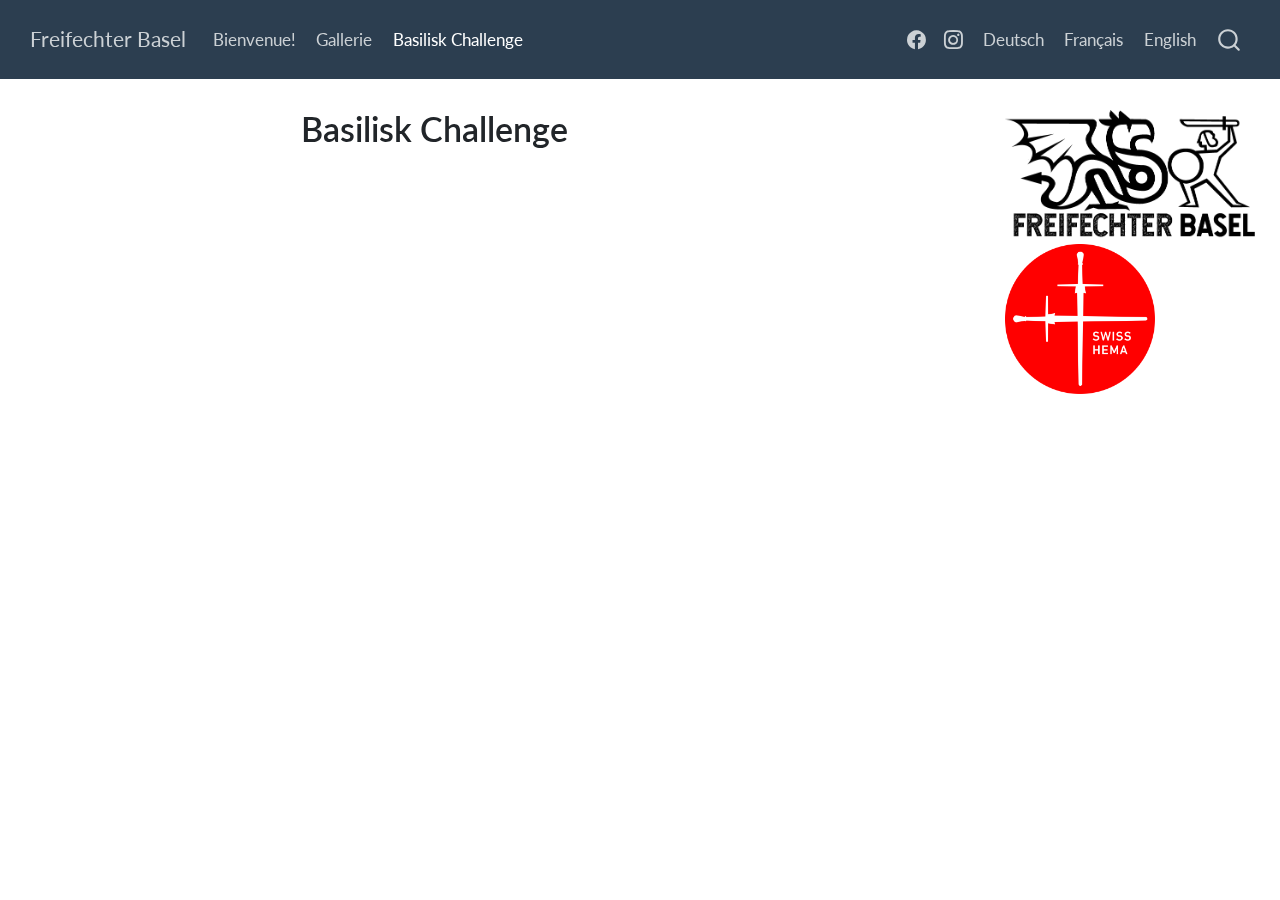
<file: fr/basilisk.html>
<!DOCTYPE html>
<html xmlns="http://www.w3.org/1999/xhtml" lang="en" xml:lang="en"><head>

<meta charset="utf-8">
<meta name="generator" content="quarto-1.8.27">

<meta name="viewport" content="width=device-width, initial-scale=1.0, user-scalable=yes">


<title>Basilisk Challenge – Freifechter Basel</title>
<style>
code{white-space: pre-wrap;}
span.smallcaps{font-variant: small-caps;}
div.columns{display: flex; gap: min(4vw, 1.5em);}
div.column{flex: auto; overflow-x: auto;}
div.hanging-indent{margin-left: 1.5em; text-indent: -1.5em;}
ul.task-list{list-style: none;}
ul.task-list li input[type="checkbox"] {
  width: 0.8em;
  margin: 0 0.8em 0.2em -1em; /* quarto-specific, see https://github.com/quarto-dev/quarto-cli/issues/4556 */ 
  vertical-align: middle;
}
</style>


<script src="site_libs/quarto-nav/quarto-nav.js"></script>
<script src="site_libs/quarto-nav/headroom.min.js"></script>
<script src="site_libs/clipboard/clipboard.min.js"></script>
<script src="site_libs/quarto-search/autocomplete.umd.js"></script>
<script src="site_libs/quarto-search/fuse.min.js"></script>
<script src="site_libs/quarto-search/quarto-search.js"></script>
<meta name="quarto:offset" content="./">
<link href="./assets/LOGO_SWISSHEMA.png" rel="icon" type="image/png">
<script src="site_libs/quarto-html/quarto.js" type="module"></script>
<script src="site_libs/quarto-html/tabsets/tabsets.js" type="module"></script>
<script src="site_libs/quarto-html/axe/axe-check.js" type="module"></script>
<script src="site_libs/quarto-html/popper.min.js"></script>
<script src="site_libs/quarto-html/tippy.umd.min.js"></script>
<script src="site_libs/quarto-html/anchor.min.js"></script>
<link href="site_libs/quarto-html/tippy.css" rel="stylesheet">
<link href="site_libs/quarto-html/quarto-syntax-highlighting-ed96de9b727972fe78a7b5d16c58bf87.css" rel="stylesheet" id="quarto-text-highlighting-styles">
<script src="site_libs/bootstrap/bootstrap.min.js"></script>
<link href="site_libs/bootstrap/bootstrap-icons.css" rel="stylesheet">
<link href="site_libs/bootstrap/bootstrap-28ce2f92125236a284ff4f393e5b0d14.min.css" rel="stylesheet" append-hash="true" id="quarto-bootstrap" data-mode="light">
<script id="quarto-search-options" type="application/json">{
  "location": "navbar",
  "copy-button": false,
  "collapse-after": 3,
  "panel-placement": "end",
  "type": "overlay",
  "limit": 50,
  "keyboard-shortcut": [
    "f",
    "/",
    "s"
  ],
  "show-item-context": false,
  "language": {
    "search-no-results-text": "No results",
    "search-matching-documents-text": "matching documents",
    "search-copy-link-title": "Copy link to search",
    "search-hide-matches-text": "Hide additional matches",
    "search-more-match-text": "more match in this document",
    "search-more-matches-text": "more matches in this document",
    "search-clear-button-title": "Clear",
    "search-text-placeholder": "",
    "search-detached-cancel-button-title": "Cancel",
    "search-submit-button-title": "Submit",
    "search-label": "Search"
  }
}</script>


<link rel="stylesheet" href="styles.css">
</head>

<body class="floating nav-fixed quarto-light">

<div id="quarto-search-results"></div>
  <header id="quarto-header" class="headroom fixed-top">
    <nav class="navbar navbar-expand-lg " data-bs-theme="dark">
      <div class="navbar-container container-fluid">
      <div class="navbar-brand-container mx-auto">
    <a class="navbar-brand" href="./index.html">
    <span class="navbar-title">Freifechter Basel</span>
    </a>
  </div>
            <div id="quarto-search" class="" title="Search"></div>
          <button class="navbar-toggler" type="button" data-bs-toggle="collapse" data-bs-target="#navbarCollapse" aria-controls="navbarCollapse" role="menu" aria-expanded="false" aria-label="Toggle navigation" onclick="if (window.quartoToggleHeadroom) { window.quartoToggleHeadroom(); }">
  <span class="navbar-toggler-icon"></span>
</button>
          <div class="collapse navbar-collapse" id="navbarCollapse">
            <ul class="navbar-nav navbar-nav-scroll me-auto">
  <li class="nav-item">
    <a class="nav-link" href="./index.html"> 
<span class="menu-text">Bienvenue!</span></a>
  </li>  
  <li class="nav-item">
    <a class="nav-link" href="./gallery.html"> 
<span class="menu-text">Gallerie</span></a>
  </li>  
  <li class="nav-item">
    <a class="nav-link active" href="./basilisk.html" aria-current="page"> 
<span class="menu-text">Basilisk Challenge</span></a>
  </li>  
</ul>
            <ul class="navbar-nav navbar-nav-scroll ms-auto">
  <li class="nav-item compact">
    <a class="nav-link" href="https://www.facebook.com/freifechterbasel/"> <i class="bi bi-facebook" role="img" aria-label="Facebook">
</i> 
<span class="menu-text"></span></a>
  </li>  
  <li class="nav-item compact">
    <a class="nav-link" href="https://www.instagram.com/freifechter_basel/"> <i class="bi bi-instagram" role="img" aria-label="Instagram">
</i> 
<span class="menu-text"></span></a>
  </li>  
  <li class="nav-item">
    <a class="nav-link" href="./../index.html"> 
<span class="menu-text">Deutsch</span></a>
  </li>  
  <li class="nav-item">
    <a class="nav-link" href="./index.html"> 
<span class="menu-text">Français</span></a>
  </li>  
  <li class="nav-item">
    <a class="nav-link" href="./../en/index.html"> 
<span class="menu-text">English</span></a>
  </li>  
</ul>
          </div> <!-- /navcollapse -->
            <div class="quarto-navbar-tools">
</div>
      </div> <!-- /container-fluid -->
    </nav>
</header>
<!-- content -->
<div id="quarto-content" class="quarto-container page-columns page-rows-contents page-layout-article page-navbar">
<!-- sidebar -->
  <nav id="quarto-sidebar" class="sidebar collapse collapse-horizontal quarto-sidebar-collapse-item sidebar-navigation floating overflow-auto">
    
</nav>
<div id="quarto-sidebar-glass" class="quarto-sidebar-collapse-item" data-bs-toggle="collapse" data-bs-target=".quarto-sidebar-collapse-item"></div>
<!-- margin-sidebar -->
    <div id="quarto-margin-sidebar" class="sidebar margin-sidebar zindex-bottom">
    </div>
<!-- main -->
<main class="content page-columns page-full" id="quarto-document-content">

<header id="title-block-header" class="quarto-title-block default">
<div class="quarto-title">
<h1 class="title">Basilisk Challenge</h1>
</div>



<div class="quarto-title-meta">

    
  
    
  </div>
  


</header>






<div class="no-row-height column-margin column-container"><div class="">
<p><img src="assets/Basilisk.png" class="img-fluid" style="width:120.0%"> <img src="assets/LOGO_SWISSHEMA.png" class="img-fluid quarto-figure quarto-figure-center" style="width:60.0%"></p>
</div></div></main> <!-- /main -->
<script id="quarto-html-after-body" type="application/javascript">
  window.document.addEventListener("DOMContentLoaded", function (event) {
    const icon = "";
    const anchorJS = new window.AnchorJS();
    anchorJS.options = {
      placement: 'right',
      icon: icon
    };
    anchorJS.add('.anchored');
    const isCodeAnnotation = (el) => {
      for (const clz of el.classList) {
        if (clz.startsWith('code-annotation-')) {                     
          return true;
        }
      }
      return false;
    }
    const onCopySuccess = function(e) {
      // button target
      const button = e.trigger;
      // don't keep focus
      button.blur();
      // flash "checked"
      button.classList.add('code-copy-button-checked');
      var currentTitle = button.getAttribute("title");
      button.setAttribute("title", "Copied!");
      let tooltip;
      if (window.bootstrap) {
        button.setAttribute("data-bs-toggle", "tooltip");
        button.setAttribute("data-bs-placement", "left");
        button.setAttribute("data-bs-title", "Copied!");
        tooltip = new bootstrap.Tooltip(button, 
          { trigger: "manual", 
            customClass: "code-copy-button-tooltip",
            offset: [0, -8]});
        tooltip.show();    
      }
      setTimeout(function() {
        if (tooltip) {
          tooltip.hide();
          button.removeAttribute("data-bs-title");
          button.removeAttribute("data-bs-toggle");
          button.removeAttribute("data-bs-placement");
        }
        button.setAttribute("title", currentTitle);
        button.classList.remove('code-copy-button-checked');
      }, 1000);
      // clear code selection
      e.clearSelection();
    }
    const getTextToCopy = function(trigger) {
      const outerScaffold = trigger.parentElement.cloneNode(true);
      const codeEl = outerScaffold.querySelector('code');
      for (const childEl of codeEl.children) {
        if (isCodeAnnotation(childEl)) {
          childEl.remove();
        }
      }
      return codeEl.innerText;
    }
    const clipboard = new window.ClipboardJS('.code-copy-button:not([data-in-quarto-modal])', {
      text: getTextToCopy
    });
    clipboard.on('success', onCopySuccess);
    if (window.document.getElementById('quarto-embedded-source-code-modal')) {
      const clipboardModal = new window.ClipboardJS('.code-copy-button[data-in-quarto-modal]', {
        text: getTextToCopy,
        container: window.document.getElementById('quarto-embedded-source-code-modal')
      });
      clipboardModal.on('success', onCopySuccess);
    }
      var localhostRegex = new RegExp(/^(?:http|https):\/\/localhost\:?[0-9]*\//);
      var mailtoRegex = new RegExp(/^mailto:/);
        var filterRegex = new RegExp('/' + window.location.host + '/');
      var isInternal = (href) => {
          return filterRegex.test(href) || localhostRegex.test(href) || mailtoRegex.test(href);
      }
      // Inspect non-navigation links and adorn them if external
     var links = window.document.querySelectorAll('a[href]:not(.nav-link):not(.navbar-brand):not(.toc-action):not(.sidebar-link):not(.sidebar-item-toggle):not(.pagination-link):not(.no-external):not([aria-hidden]):not(.dropdown-item):not(.quarto-navigation-tool):not(.about-link)');
      for (var i=0; i<links.length; i++) {
        const link = links[i];
        if (!isInternal(link.href)) {
          // undo the damage that might have been done by quarto-nav.js in the case of
          // links that we want to consider external
          if (link.dataset.originalHref !== undefined) {
            link.href = link.dataset.originalHref;
          }
        }
      }
    function tippyHover(el, contentFn, onTriggerFn, onUntriggerFn) {
      const config = {
        allowHTML: true,
        maxWidth: 500,
        delay: 100,
        arrow: false,
        appendTo: function(el) {
            return el.parentElement;
        },
        interactive: true,
        interactiveBorder: 10,
        theme: 'quarto',
        placement: 'bottom-start',
      };
      if (contentFn) {
        config.content = contentFn;
      }
      if (onTriggerFn) {
        config.onTrigger = onTriggerFn;
      }
      if (onUntriggerFn) {
        config.onUntrigger = onUntriggerFn;
      }
      window.tippy(el, config); 
    }
    const noterefs = window.document.querySelectorAll('a[role="doc-noteref"]');
    for (var i=0; i<noterefs.length; i++) {
      const ref = noterefs[i];
      tippyHover(ref, function() {
        // use id or data attribute instead here
        let href = ref.getAttribute('data-footnote-href') || ref.getAttribute('href');
        try { href = new URL(href).hash; } catch {}
        const id = href.replace(/^#\/?/, "");
        const note = window.document.getElementById(id);
        if (note) {
          return note.innerHTML;
        } else {
          return "";
        }
      });
    }
    const xrefs = window.document.querySelectorAll('a.quarto-xref');
    const processXRef = (id, note) => {
      // Strip column container classes
      const stripColumnClz = (el) => {
        el.classList.remove("page-full", "page-columns");
        if (el.children) {
          for (const child of el.children) {
            stripColumnClz(child);
          }
        }
      }
      stripColumnClz(note)
      if (id === null || id.startsWith('sec-')) {
        // Special case sections, only their first couple elements
        const container = document.createElement("div");
        if (note.children && note.children.length > 2) {
          container.appendChild(note.children[0].cloneNode(true));
          for (let i = 1; i < note.children.length; i++) {
            const child = note.children[i];
            if (child.tagName === "P" && child.innerText === "") {
              continue;
            } else {
              container.appendChild(child.cloneNode(true));
              break;
            }
          }
          if (window.Quarto?.typesetMath) {
            window.Quarto.typesetMath(container);
          }
          return container.innerHTML
        } else {
          if (window.Quarto?.typesetMath) {
            window.Quarto.typesetMath(note);
          }
          return note.innerHTML;
        }
      } else {
        // Remove any anchor links if they are present
        const anchorLink = note.querySelector('a.anchorjs-link');
        if (anchorLink) {
          anchorLink.remove();
        }
        if (window.Quarto?.typesetMath) {
          window.Quarto.typesetMath(note);
        }
        if (note.classList.contains("callout")) {
          return note.outerHTML;
        } else {
          return note.innerHTML;
        }
      }
    }
    for (var i=0; i<xrefs.length; i++) {
      const xref = xrefs[i];
      tippyHover(xref, undefined, function(instance) {
        instance.disable();
        let url = xref.getAttribute('href');
        let hash = undefined; 
        if (url.startsWith('#')) {
          hash = url;
        } else {
          try { hash = new URL(url).hash; } catch {}
        }
        if (hash) {
          const id = hash.replace(/^#\/?/, "");
          const note = window.document.getElementById(id);
          if (note !== null) {
            try {
              const html = processXRef(id, note.cloneNode(true));
              instance.setContent(html);
            } finally {
              instance.enable();
              instance.show();
            }
          } else {
            // See if we can fetch this
            fetch(url.split('#')[0])
            .then(res => res.text())
            .then(html => {
              const parser = new DOMParser();
              const htmlDoc = parser.parseFromString(html, "text/html");
              const note = htmlDoc.getElementById(id);
              if (note !== null) {
                const html = processXRef(id, note);
                instance.setContent(html);
              } 
            }).finally(() => {
              instance.enable();
              instance.show();
            });
          }
        } else {
          // See if we can fetch a full url (with no hash to target)
          // This is a special case and we should probably do some content thinning / targeting
          fetch(url)
          .then(res => res.text())
          .then(html => {
            const parser = new DOMParser();
            const htmlDoc = parser.parseFromString(html, "text/html");
            const note = htmlDoc.querySelector('main.content');
            if (note !== null) {
              // This should only happen for chapter cross references
              // (since there is no id in the URL)
              // remove the first header
              if (note.children.length > 0 && note.children[0].tagName === "HEADER") {
                note.children[0].remove();
              }
              const html = processXRef(null, note);
              instance.setContent(html);
            } 
          }).finally(() => {
            instance.enable();
            instance.show();
          });
        }
      }, function(instance) {
      });
    }
        let selectedAnnoteEl;
        const selectorForAnnotation = ( cell, annotation) => {
          let cellAttr = 'data-code-cell="' + cell + '"';
          let lineAttr = 'data-code-annotation="' +  annotation + '"';
          const selector = 'span[' + cellAttr + '][' + lineAttr + ']';
          return selector;
        }
        const selectCodeLines = (annoteEl) => {
          const doc = window.document;
          const targetCell = annoteEl.getAttribute("data-target-cell");
          const targetAnnotation = annoteEl.getAttribute("data-target-annotation");
          const annoteSpan = window.document.querySelector(selectorForAnnotation(targetCell, targetAnnotation));
          const lines = annoteSpan.getAttribute("data-code-lines").split(",");
          const lineIds = lines.map((line) => {
            return targetCell + "-" + line;
          })
          let top = null;
          let height = null;
          let parent = null;
          if (lineIds.length > 0) {
              //compute the position of the single el (top and bottom and make a div)
              const el = window.document.getElementById(lineIds[0]);
              top = el.offsetTop;
              height = el.offsetHeight;
              parent = el.parentElement.parentElement;
            if (lineIds.length > 1) {
              const lastEl = window.document.getElementById(lineIds[lineIds.length - 1]);
              const bottom = lastEl.offsetTop + lastEl.offsetHeight;
              height = bottom - top;
            }
            if (top !== null && height !== null && parent !== null) {
              // cook up a div (if necessary) and position it 
              let div = window.document.getElementById("code-annotation-line-highlight");
              if (div === null) {
                div = window.document.createElement("div");
                div.setAttribute("id", "code-annotation-line-highlight");
                div.style.position = 'absolute';
                parent.appendChild(div);
              }
              div.style.top = top - 2 + "px";
              div.style.height = height + 4 + "px";
              div.style.left = 0;
              let gutterDiv = window.document.getElementById("code-annotation-line-highlight-gutter");
              if (gutterDiv === null) {
                gutterDiv = window.document.createElement("div");
                gutterDiv.setAttribute("id", "code-annotation-line-highlight-gutter");
                gutterDiv.style.position = 'absolute';
                const codeCell = window.document.getElementById(targetCell);
                const gutter = codeCell.querySelector('.code-annotation-gutter');
                gutter.appendChild(gutterDiv);
              }
              gutterDiv.style.top = top - 2 + "px";
              gutterDiv.style.height = height + 4 + "px";
            }
            selectedAnnoteEl = annoteEl;
          }
        };
        const unselectCodeLines = () => {
          const elementsIds = ["code-annotation-line-highlight", "code-annotation-line-highlight-gutter"];
          elementsIds.forEach((elId) => {
            const div = window.document.getElementById(elId);
            if (div) {
              div.remove();
            }
          });
          selectedAnnoteEl = undefined;
        };
          // Handle positioning of the toggle
      window.addEventListener(
        "resize",
        throttle(() => {
          elRect = undefined;
          if (selectedAnnoteEl) {
            selectCodeLines(selectedAnnoteEl);
          }
        }, 10)
      );
      function throttle(fn, ms) {
      let throttle = false;
      let timer;
        return (...args) => {
          if(!throttle) { // first call gets through
              fn.apply(this, args);
              throttle = true;
          } else { // all the others get throttled
              if(timer) clearTimeout(timer); // cancel #2
              timer = setTimeout(() => {
                fn.apply(this, args);
                timer = throttle = false;
              }, ms);
          }
        };
      }
        // Attach click handler to the DT
        const annoteDls = window.document.querySelectorAll('dt[data-target-cell]');
        for (const annoteDlNode of annoteDls) {
          annoteDlNode.addEventListener('click', (event) => {
            const clickedEl = event.target;
            if (clickedEl !== selectedAnnoteEl) {
              unselectCodeLines();
              const activeEl = window.document.querySelector('dt[data-target-cell].code-annotation-active');
              if (activeEl) {
                activeEl.classList.remove('code-annotation-active');
              }
              selectCodeLines(clickedEl);
              clickedEl.classList.add('code-annotation-active');
            } else {
              // Unselect the line
              unselectCodeLines();
              clickedEl.classList.remove('code-annotation-active');
            }
          });
        }
    const findCites = (el) => {
      const parentEl = el.parentElement;
      if (parentEl) {
        const cites = parentEl.dataset.cites;
        if (cites) {
          return {
            el,
            cites: cites.split(' ')
          };
        } else {
          return findCites(el.parentElement)
        }
      } else {
        return undefined;
      }
    };
    var bibliorefs = window.document.querySelectorAll('a[role="doc-biblioref"]');
    for (var i=0; i<bibliorefs.length; i++) {
      const ref = bibliorefs[i];
      const citeInfo = findCites(ref);
      if (citeInfo) {
        tippyHover(citeInfo.el, function() {
          var popup = window.document.createElement('div');
          citeInfo.cites.forEach(function(cite) {
            var citeDiv = window.document.createElement('div');
            citeDiv.classList.add('hanging-indent');
            citeDiv.classList.add('csl-entry');
            var biblioDiv = window.document.getElementById('ref-' + cite);
            if (biblioDiv) {
              citeDiv.innerHTML = biblioDiv.innerHTML;
            }
            popup.appendChild(citeDiv);
          });
          return popup.innerHTML;
        });
      }
    }
  });
  </script>
</div> <!-- /content -->




</body></html>
</file>
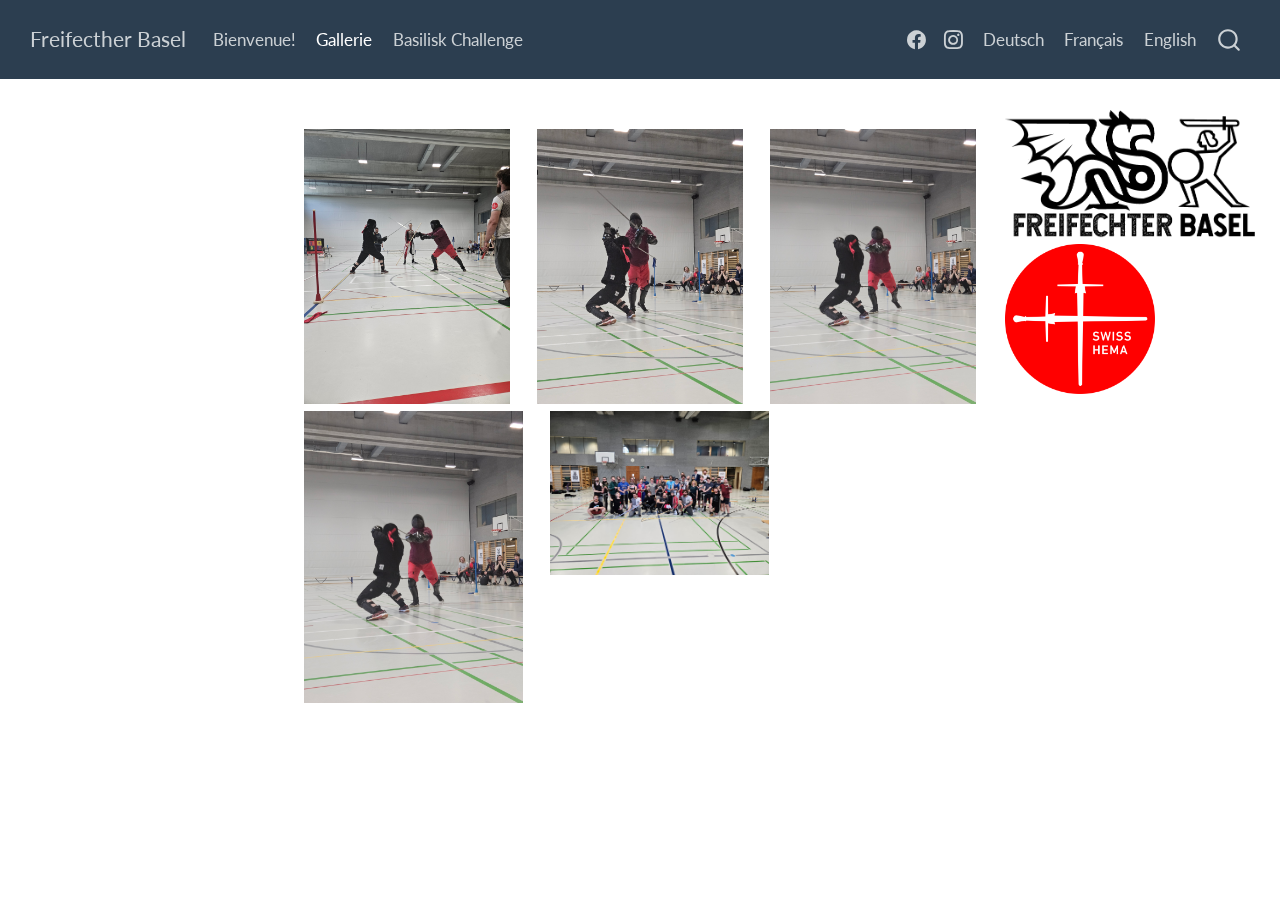
<file: fr/gallery.html>
<!DOCTYPE html>
<html xmlns="http://www.w3.org/1999/xhtml" lang="en" xml:lang="en"><head>

<meta charset="utf-8">
<meta name="generator" content="quarto-1.8.27">

<meta name="viewport" content="width=device-width, initial-scale=1.0, user-scalable=yes">


<title>gallery – Freifecther Basel</title>
<style>
code{white-space: pre-wrap;}
span.smallcaps{font-variant: small-caps;}
div.columns{display: flex; gap: min(4vw, 1.5em);}
div.column{flex: auto; overflow-x: auto;}
div.hanging-indent{margin-left: 1.5em; text-indent: -1.5em;}
ul.task-list{list-style: none;}
ul.task-list li input[type="checkbox"] {
  width: 0.8em;
  margin: 0 0.8em 0.2em -1em; /* quarto-specific, see https://github.com/quarto-dev/quarto-cli/issues/4556 */ 
  vertical-align: middle;
}
</style>


<script src="site_libs/quarto-nav/quarto-nav.js"></script>
<script src="site_libs/quarto-nav/headroom.min.js"></script>
<script src="site_libs/clipboard/clipboard.min.js"></script>
<script src="site_libs/quarto-search/autocomplete.umd.js"></script>
<script src="site_libs/quarto-search/fuse.min.js"></script>
<script src="site_libs/quarto-search/quarto-search.js"></script>
<meta name="quarto:offset" content="./">
<link href="./assets/LOGO_SWISSHEMA.png" rel="icon" type="image/png">
<script src="site_libs/quarto-html/quarto.js" type="module"></script>
<script src="site_libs/quarto-html/tabsets/tabsets.js" type="module"></script>
<script src="site_libs/quarto-html/axe/axe-check.js" type="module"></script>
<script src="site_libs/quarto-html/popper.min.js"></script>
<script src="site_libs/quarto-html/tippy.umd.min.js"></script>
<script src="site_libs/quarto-html/anchor.min.js"></script>
<link href="site_libs/quarto-html/tippy.css" rel="stylesheet">
<link href="site_libs/quarto-html/quarto-syntax-highlighting-ed96de9b727972fe78a7b5d16c58bf87.css" rel="stylesheet" id="quarto-text-highlighting-styles">
<script src="site_libs/bootstrap/bootstrap.min.js"></script>
<link href="site_libs/bootstrap/bootstrap-icons.css" rel="stylesheet">
<link href="site_libs/bootstrap/bootstrap-28ce2f92125236a284ff4f393e5b0d14.min.css" rel="stylesheet" append-hash="true" id="quarto-bootstrap" data-mode="light">
<script src="site_libs/quarto-contrib/glightbox/glightbox.min.js"></script>
<link href="site_libs/quarto-contrib/glightbox/glightbox.min.css" rel="stylesheet">
<link href="site_libs/quarto-contrib/glightbox/lightbox.css" rel="stylesheet">
<script id="quarto-search-options" type="application/json">{
  "location": "navbar",
  "copy-button": false,
  "collapse-after": 3,
  "panel-placement": "end",
  "type": "overlay",
  "limit": 50,
  "keyboard-shortcut": [
    "f",
    "/",
    "s"
  ],
  "show-item-context": false,
  "language": {
    "search-no-results-text": "No results",
    "search-matching-documents-text": "matching documents",
    "search-copy-link-title": "Copy link to search",
    "search-hide-matches-text": "Hide additional matches",
    "search-more-match-text": "more match in this document",
    "search-more-matches-text": "more matches in this document",
    "search-clear-button-title": "Clear",
    "search-text-placeholder": "",
    "search-detached-cancel-button-title": "Cancel",
    "search-submit-button-title": "Submit",
    "search-label": "Search"
  }
}</script>


<link rel="stylesheet" href="styles.css">
</head>

<body class="floating nav-fixed quarto-light">

<div id="quarto-search-results"></div>
  <header id="quarto-header" class="headroom fixed-top">
    <nav class="navbar navbar-expand-lg " data-bs-theme="dark">
      <div class="navbar-container container-fluid">
      <div class="navbar-brand-container mx-auto">
    <a class="navbar-brand" href="./index.html">
    <span class="navbar-title">Freifecther Basel</span>
    </a>
  </div>
            <div id="quarto-search" class="" title="Search"></div>
          <button class="navbar-toggler" type="button" data-bs-toggle="collapse" data-bs-target="#navbarCollapse" aria-controls="navbarCollapse" role="menu" aria-expanded="false" aria-label="Toggle navigation" onclick="if (window.quartoToggleHeadroom) { window.quartoToggleHeadroom(); }">
  <span class="navbar-toggler-icon"></span>
</button>
          <div class="collapse navbar-collapse" id="navbarCollapse">
            <ul class="navbar-nav navbar-nav-scroll me-auto">
  <li class="nav-item">
    <a class="nav-link" href="./index.html"> 
<span class="menu-text">Bienvenue!</span></a>
  </li>  
  <li class="nav-item">
    <a class="nav-link active" href="./gallery.html" aria-current="page"> 
<span class="menu-text">Gallerie</span></a>
  </li>  
  <li class="nav-item">
    <a class="nav-link" href="./basilisk.html"> 
<span class="menu-text">Basilisk Challenge</span></a>
  </li>  
</ul>
            <ul class="navbar-nav navbar-nav-scroll ms-auto">
  <li class="nav-item compact">
    <a class="nav-link" href="https://www.facebook.com/freifechterbasel/"> <i class="bi bi-facebook" role="img" aria-label="Facebook">
</i> 
<span class="menu-text"></span></a>
  </li>  
  <li class="nav-item compact">
    <a class="nav-link" href="https://www.instagram.com/freifechter_basel/"> <i class="bi bi-instagram" role="img" aria-label="Instagram">
</i> 
<span class="menu-text"></span></a>
  </li>  
  <li class="nav-item">
    <a class="nav-link" href="./../index.html"> 
<span class="menu-text">Deutsch</span></a>
  </li>  
  <li class="nav-item">
    <a class="nav-link" href="./index.html"> 
<span class="menu-text">Français</span></a>
  </li>  
  <li class="nav-item">
    <a class="nav-link" href="./../en/index.html"> 
<span class="menu-text">English</span></a>
  </li>  
</ul>
          </div> <!-- /navcollapse -->
            <div class="quarto-navbar-tools">
</div>
      </div> <!-- /container-fluid -->
    </nav>
</header>
<!-- content -->
<div id="quarto-content" class="quarto-container page-columns page-rows-contents page-layout-article page-navbar">
<!-- sidebar -->
  <nav id="quarto-sidebar" class="sidebar collapse collapse-horizontal quarto-sidebar-collapse-item sidebar-navigation floating overflow-auto">
    
</nav>
<div id="quarto-sidebar-glass" class="quarto-sidebar-collapse-item" data-bs-toggle="collapse" data-bs-target=".quarto-sidebar-collapse-item"></div>
<!-- margin-sidebar -->
    <div id="quarto-margin-sidebar" class="sidebar margin-sidebar zindex-bottom">
    </div>
<!-- main -->
<main class="content page-columns page-full" id="quarto-document-content"><header id="title-block-header" class="quarto-title-block"></header>





<div class="no-row-height column-margin column-container"><div class="">
<p><img src="assets/Basilisk.png" class="img-fluid" style="width:120.0%"> <img src="assets/LOGO_SWISSHEMA.png" class="img-fluid quarto-figure quarto-figure-center" style="width:60.0%"></p>
</div></div><div class="quarto-layout-panel" data-layout-ncol="3">
<div class="quarto-layout-row">
<div class="quarto-layout-cell" style="flex-basis: 33.3%;justify-content: center;">
<p><a href="assets/gallery/20250614_125830.jpg" class="lightbox" data-gallery="gallery"><img src="assets/gallery/20250614_125830.jpg" class="img-fluid"></a></p>
</div>
<div class="quarto-layout-cell" style="flex-basis: 33.3%;justify-content: center;">
<p><a href="assets/gallery/20250614_125938(0).jpg" class="lightbox" data-gallery="gallery"><img src="assets/gallery/20250614_125938(0).jpg" class="img-fluid"></a></p>
</div>
<div class="quarto-layout-cell" style="flex-basis: 33.3%;justify-content: center;">
<p><a href="assets/gallery/20250614_125938 (1).jpg" class="lightbox" data-gallery="gallery"><img src="assets/gallery/20250614_125938 (1).jpg" class="img-fluid"></a></p>
</div>
</div>
<div class="quarto-layout-row">
<div class="quarto-layout-cell" style="flex-basis: 33.3%;justify-content: center;">
<p><a href="assets/gallery/20250614_125938.jpg" class="lightbox" data-gallery="gallery"><img src="assets/gallery/20250614_125938.jpg" class="img-fluid"></a></p>
</div>
<div class="quarto-layout-cell" style="flex-basis: 33.3%;justify-content: center;">
<p><a href="assets/gallery/20250614_170543.jpg" class="lightbox" data-gallery="gallery"><img src="assets/gallery/20250614_170543.jpg" class="img-fluid"></a></p>
</div>
</div>
</div>



</main> <!-- /main -->
<script id="quarto-html-after-body" type="application/javascript">
  window.document.addEventListener("DOMContentLoaded", function (event) {
    const icon = "";
    const anchorJS = new window.AnchorJS();
    anchorJS.options = {
      placement: 'right',
      icon: icon
    };
    anchorJS.add('.anchored');
    const isCodeAnnotation = (el) => {
      for (const clz of el.classList) {
        if (clz.startsWith('code-annotation-')) {                     
          return true;
        }
      }
      return false;
    }
    const onCopySuccess = function(e) {
      // button target
      const button = e.trigger;
      // don't keep focus
      button.blur();
      // flash "checked"
      button.classList.add('code-copy-button-checked');
      var currentTitle = button.getAttribute("title");
      button.setAttribute("title", "Copied!");
      let tooltip;
      if (window.bootstrap) {
        button.setAttribute("data-bs-toggle", "tooltip");
        button.setAttribute("data-bs-placement", "left");
        button.setAttribute("data-bs-title", "Copied!");
        tooltip = new bootstrap.Tooltip(button, 
          { trigger: "manual", 
            customClass: "code-copy-button-tooltip",
            offset: [0, -8]});
        tooltip.show();    
      }
      setTimeout(function() {
        if (tooltip) {
          tooltip.hide();
          button.removeAttribute("data-bs-title");
          button.removeAttribute("data-bs-toggle");
          button.removeAttribute("data-bs-placement");
        }
        button.setAttribute("title", currentTitle);
        button.classList.remove('code-copy-button-checked');
      }, 1000);
      // clear code selection
      e.clearSelection();
    }
    const getTextToCopy = function(trigger) {
      const outerScaffold = trigger.parentElement.cloneNode(true);
      const codeEl = outerScaffold.querySelector('code');
      for (const childEl of codeEl.children) {
        if (isCodeAnnotation(childEl)) {
          childEl.remove();
        }
      }
      return codeEl.innerText;
    }
    const clipboard = new window.ClipboardJS('.code-copy-button:not([data-in-quarto-modal])', {
      text: getTextToCopy
    });
    clipboard.on('success', onCopySuccess);
    if (window.document.getElementById('quarto-embedded-source-code-modal')) {
      const clipboardModal = new window.ClipboardJS('.code-copy-button[data-in-quarto-modal]', {
        text: getTextToCopy,
        container: window.document.getElementById('quarto-embedded-source-code-modal')
      });
      clipboardModal.on('success', onCopySuccess);
    }
      var localhostRegex = new RegExp(/^(?:http|https):\/\/localhost\:?[0-9]*\//);
      var mailtoRegex = new RegExp(/^mailto:/);
        var filterRegex = new RegExp('/' + window.location.host + '/');
      var isInternal = (href) => {
          return filterRegex.test(href) || localhostRegex.test(href) || mailtoRegex.test(href);
      }
      // Inspect non-navigation links and adorn them if external
     var links = window.document.querySelectorAll('a[href]:not(.nav-link):not(.navbar-brand):not(.toc-action):not(.sidebar-link):not(.sidebar-item-toggle):not(.pagination-link):not(.no-external):not([aria-hidden]):not(.dropdown-item):not(.quarto-navigation-tool):not(.about-link)');
      for (var i=0; i<links.length; i++) {
        const link = links[i];
        if (!isInternal(link.href)) {
          // undo the damage that might have been done by quarto-nav.js in the case of
          // links that we want to consider external
          if (link.dataset.originalHref !== undefined) {
            link.href = link.dataset.originalHref;
          }
        }
      }
    function tippyHover(el, contentFn, onTriggerFn, onUntriggerFn) {
      const config = {
        allowHTML: true,
        maxWidth: 500,
        delay: 100,
        arrow: false,
        appendTo: function(el) {
            return el.parentElement;
        },
        interactive: true,
        interactiveBorder: 10,
        theme: 'quarto',
        placement: 'bottom-start',
      };
      if (contentFn) {
        config.content = contentFn;
      }
      if (onTriggerFn) {
        config.onTrigger = onTriggerFn;
      }
      if (onUntriggerFn) {
        config.onUntrigger = onUntriggerFn;
      }
      window.tippy(el, config); 
    }
    const noterefs = window.document.querySelectorAll('a[role="doc-noteref"]');
    for (var i=0; i<noterefs.length; i++) {
      const ref = noterefs[i];
      tippyHover(ref, function() {
        // use id or data attribute instead here
        let href = ref.getAttribute('data-footnote-href') || ref.getAttribute('href');
        try { href = new URL(href).hash; } catch {}
        const id = href.replace(/^#\/?/, "");
        const note = window.document.getElementById(id);
        if (note) {
          return note.innerHTML;
        } else {
          return "";
        }
      });
    }
    const xrefs = window.document.querySelectorAll('a.quarto-xref');
    const processXRef = (id, note) => {
      // Strip column container classes
      const stripColumnClz = (el) => {
        el.classList.remove("page-full", "page-columns");
        if (el.children) {
          for (const child of el.children) {
            stripColumnClz(child);
          }
        }
      }
      stripColumnClz(note)
      if (id === null || id.startsWith('sec-')) {
        // Special case sections, only their first couple elements
        const container = document.createElement("div");
        if (note.children && note.children.length > 2) {
          container.appendChild(note.children[0].cloneNode(true));
          for (let i = 1; i < note.children.length; i++) {
            const child = note.children[i];
            if (child.tagName === "P" && child.innerText === "") {
              continue;
            } else {
              container.appendChild(child.cloneNode(true));
              break;
            }
          }
          if (window.Quarto?.typesetMath) {
            window.Quarto.typesetMath(container);
          }
          return container.innerHTML
        } else {
          if (window.Quarto?.typesetMath) {
            window.Quarto.typesetMath(note);
          }
          return note.innerHTML;
        }
      } else {
        // Remove any anchor links if they are present
        const anchorLink = note.querySelector('a.anchorjs-link');
        if (anchorLink) {
          anchorLink.remove();
        }
        if (window.Quarto?.typesetMath) {
          window.Quarto.typesetMath(note);
        }
        if (note.classList.contains("callout")) {
          return note.outerHTML;
        } else {
          return note.innerHTML;
        }
      }
    }
    for (var i=0; i<xrefs.length; i++) {
      const xref = xrefs[i];
      tippyHover(xref, undefined, function(instance) {
        instance.disable();
        let url = xref.getAttribute('href');
        let hash = undefined; 
        if (url.startsWith('#')) {
          hash = url;
        } else {
          try { hash = new URL(url).hash; } catch {}
        }
        if (hash) {
          const id = hash.replace(/^#\/?/, "");
          const note = window.document.getElementById(id);
          if (note !== null) {
            try {
              const html = processXRef(id, note.cloneNode(true));
              instance.setContent(html);
            } finally {
              instance.enable();
              instance.show();
            }
          } else {
            // See if we can fetch this
            fetch(url.split('#')[0])
            .then(res => res.text())
            .then(html => {
              const parser = new DOMParser();
              const htmlDoc = parser.parseFromString(html, "text/html");
              const note = htmlDoc.getElementById(id);
              if (note !== null) {
                const html = processXRef(id, note);
                instance.setContent(html);
              } 
            }).finally(() => {
              instance.enable();
              instance.show();
            });
          }
        } else {
          // See if we can fetch a full url (with no hash to target)
          // This is a special case and we should probably do some content thinning / targeting
          fetch(url)
          .then(res => res.text())
          .then(html => {
            const parser = new DOMParser();
            const htmlDoc = parser.parseFromString(html, "text/html");
            const note = htmlDoc.querySelector('main.content');
            if (note !== null) {
              // This should only happen for chapter cross references
              // (since there is no id in the URL)
              // remove the first header
              if (note.children.length > 0 && note.children[0].tagName === "HEADER") {
                note.children[0].remove();
              }
              const html = processXRef(null, note);
              instance.setContent(html);
            } 
          }).finally(() => {
            instance.enable();
            instance.show();
          });
        }
      }, function(instance) {
      });
    }
        let selectedAnnoteEl;
        const selectorForAnnotation = ( cell, annotation) => {
          let cellAttr = 'data-code-cell="' + cell + '"';
          let lineAttr = 'data-code-annotation="' +  annotation + '"';
          const selector = 'span[' + cellAttr + '][' + lineAttr + ']';
          return selector;
        }
        const selectCodeLines = (annoteEl) => {
          const doc = window.document;
          const targetCell = annoteEl.getAttribute("data-target-cell");
          const targetAnnotation = annoteEl.getAttribute("data-target-annotation");
          const annoteSpan = window.document.querySelector(selectorForAnnotation(targetCell, targetAnnotation));
          const lines = annoteSpan.getAttribute("data-code-lines").split(",");
          const lineIds = lines.map((line) => {
            return targetCell + "-" + line;
          })
          let top = null;
          let height = null;
          let parent = null;
          if (lineIds.length > 0) {
              //compute the position of the single el (top and bottom and make a div)
              const el = window.document.getElementById(lineIds[0]);
              top = el.offsetTop;
              height = el.offsetHeight;
              parent = el.parentElement.parentElement;
            if (lineIds.length > 1) {
              const lastEl = window.document.getElementById(lineIds[lineIds.length - 1]);
              const bottom = lastEl.offsetTop + lastEl.offsetHeight;
              height = bottom - top;
            }
            if (top !== null && height !== null && parent !== null) {
              // cook up a div (if necessary) and position it 
              let div = window.document.getElementById("code-annotation-line-highlight");
              if (div === null) {
                div = window.document.createElement("div");
                div.setAttribute("id", "code-annotation-line-highlight");
                div.style.position = 'absolute';
                parent.appendChild(div);
              }
              div.style.top = top - 2 + "px";
              div.style.height = height + 4 + "px";
              div.style.left = 0;
              let gutterDiv = window.document.getElementById("code-annotation-line-highlight-gutter");
              if (gutterDiv === null) {
                gutterDiv = window.document.createElement("div");
                gutterDiv.setAttribute("id", "code-annotation-line-highlight-gutter");
                gutterDiv.style.position = 'absolute';
                const codeCell = window.document.getElementById(targetCell);
                const gutter = codeCell.querySelector('.code-annotation-gutter');
                gutter.appendChild(gutterDiv);
              }
              gutterDiv.style.top = top - 2 + "px";
              gutterDiv.style.height = height + 4 + "px";
            }
            selectedAnnoteEl = annoteEl;
          }
        };
        const unselectCodeLines = () => {
          const elementsIds = ["code-annotation-line-highlight", "code-annotation-line-highlight-gutter"];
          elementsIds.forEach((elId) => {
            const div = window.document.getElementById(elId);
            if (div) {
              div.remove();
            }
          });
          selectedAnnoteEl = undefined;
        };
          // Handle positioning of the toggle
      window.addEventListener(
        "resize",
        throttle(() => {
          elRect = undefined;
          if (selectedAnnoteEl) {
            selectCodeLines(selectedAnnoteEl);
          }
        }, 10)
      );
      function throttle(fn, ms) {
      let throttle = false;
      let timer;
        return (...args) => {
          if(!throttle) { // first call gets through
              fn.apply(this, args);
              throttle = true;
          } else { // all the others get throttled
              if(timer) clearTimeout(timer); // cancel #2
              timer = setTimeout(() => {
                fn.apply(this, args);
                timer = throttle = false;
              }, ms);
          }
        };
      }
        // Attach click handler to the DT
        const annoteDls = window.document.querySelectorAll('dt[data-target-cell]');
        for (const annoteDlNode of annoteDls) {
          annoteDlNode.addEventListener('click', (event) => {
            const clickedEl = event.target;
            if (clickedEl !== selectedAnnoteEl) {
              unselectCodeLines();
              const activeEl = window.document.querySelector('dt[data-target-cell].code-annotation-active');
              if (activeEl) {
                activeEl.classList.remove('code-annotation-active');
              }
              selectCodeLines(clickedEl);
              clickedEl.classList.add('code-annotation-active');
            } else {
              // Unselect the line
              unselectCodeLines();
              clickedEl.classList.remove('code-annotation-active');
            }
          });
        }
    const findCites = (el) => {
      const parentEl = el.parentElement;
      if (parentEl) {
        const cites = parentEl.dataset.cites;
        if (cites) {
          return {
            el,
            cites: cites.split(' ')
          };
        } else {
          return findCites(el.parentElement)
        }
      } else {
        return undefined;
      }
    };
    var bibliorefs = window.document.querySelectorAll('a[role="doc-biblioref"]');
    for (var i=0; i<bibliorefs.length; i++) {
      const ref = bibliorefs[i];
      const citeInfo = findCites(ref);
      if (citeInfo) {
        tippyHover(citeInfo.el, function() {
          var popup = window.document.createElement('div');
          citeInfo.cites.forEach(function(cite) {
            var citeDiv = window.document.createElement('div');
            citeDiv.classList.add('hanging-indent');
            citeDiv.classList.add('csl-entry');
            var biblioDiv = window.document.getElementById('ref-' + cite);
            if (biblioDiv) {
              citeDiv.innerHTML = biblioDiv.innerHTML;
            }
            popup.appendChild(citeDiv);
          });
          return popup.innerHTML;
        });
      }
    }
  });
  </script>
</div> <!-- /content -->
<script>var lightboxQuarto = GLightbox({"closeEffect":"zoom","descPosition":"bottom","loop":false,"openEffect":"zoom","selector":".lightbox"});
(function() {
  let previousOnload = window.onload;
  window.onload = () => {
    if (previousOnload) {
      previousOnload();
    }
    lightboxQuarto.on('slide_before_load', (data) => {
      const { slideIndex, slideNode, slideConfig, player, trigger } = data;
      const href = trigger.getAttribute('href');
      if (href !== null) {
        const imgEl = window.document.querySelector(`a[href="${href}"] img`);
        if (imgEl !== null) {
          const srcAttr = imgEl.getAttribute("src");
          if (srcAttr && srcAttr.startsWith("data:")) {
            slideConfig.href = srcAttr;
          }
        }
      } 
    });
  
    lightboxQuarto.on('slide_after_load', (data) => {
      const { slideIndex, slideNode, slideConfig, player, trigger } = data;
      if (window.Quarto?.typesetMath) {
        window.Quarto.typesetMath(slideNode);
      }
    });
  
  };
  
})();
          </script>




</body></html>
</file>
<file: site_libs/quarto-html/tippy.css>
.tippy-box[data-animation=fade][data-state=hidden]{opacity:0}[data-tippy-root]{max-width:calc(100vw - 10px)}.tippy-box{position:relative;background-color:#333;color:#fff;border-radius:4px;font-size:14px;line-height:1.4;white-space:normal;outline:0;transition-property:transform,visibility,opacity}.tippy-box[data-placement^=top]>.tippy-arrow{bottom:0}.tippy-box[data-placement^=top]>.tippy-arrow:before{bottom:-7px;left:0;border-width:8px 8px 0;border-top-color:initial;transform-origin:center top}.tippy-box[data-placement^=bottom]>.tippy-arrow{top:0}.tippy-box[data-placement^=bottom]>.tippy-arrow:before{top:-7px;left:0;border-width:0 8px 8px;border-bottom-color:initial;transform-origin:center bottom}.tippy-box[data-placement^=left]>.tippy-arrow{right:0}.tippy-box[data-placement^=left]>.tippy-arrow:before{border-width:8px 0 8px 8px;border-left-color:initial;right:-7px;transform-origin:center left}.tippy-box[data-placement^=right]>.tippy-arrow{left:0}.tippy-box[data-placement^=right]>.tippy-arrow:before{left:-7px;border-width:8px 8px 8px 0;border-right-color:initial;transform-origin:center right}.tippy-box[data-inertia][data-state=visible]{transition-timing-function:cubic-bezier(.54,1.5,.38,1.11)}.tippy-arrow{width:16px;height:16px;color:#333}.tippy-arrow:before{content:"";position:absolute;border-color:transparent;border-style:solid}.tippy-content{position:relative;padding:5px 9px;z-index:1}
</file>
<file: site_libs/quarto-html/quarto-syntax-highlighting-ed96de9b727972fe78a7b5d16c58bf87.css>
/* quarto syntax highlight colors */
:root {
  --quarto-hl-ot-color: #003B4F;
  --quarto-hl-at-color: #657422;
  --quarto-hl-ss-color: #20794D;
  --quarto-hl-an-color: #5E5E5E;
  --quarto-hl-fu-color: #4758AB;
  --quarto-hl-st-color: #20794D;
  --quarto-hl-cf-color: #003B4F;
  --quarto-hl-op-color: #5E5E5E;
  --quarto-hl-er-color: #AD0000;
  --quarto-hl-bn-color: #AD0000;
  --quarto-hl-al-color: #AD0000;
  --quarto-hl-va-color: #111111;
  --quarto-hl-bu-color: inherit;
  --quarto-hl-ex-color: inherit;
  --quarto-hl-pp-color: #AD0000;
  --quarto-hl-in-color: #5E5E5E;
  --quarto-hl-vs-color: #20794D;
  --quarto-hl-wa-color: #5E5E5E;
  --quarto-hl-do-color: #5E5E5E;
  --quarto-hl-im-color: #00769E;
  --quarto-hl-ch-color: #20794D;
  --quarto-hl-dt-color: #AD0000;
  --quarto-hl-fl-color: #AD0000;
  --quarto-hl-co-color: #5E5E5E;
  --quarto-hl-cv-color: #5E5E5E;
  --quarto-hl-cn-color: #8f5902;
  --quarto-hl-sc-color: #5E5E5E;
  --quarto-hl-dv-color: #AD0000;
  --quarto-hl-kw-color: #003B4F;
}

/* other quarto variables */
:root {
  --quarto-font-monospace: SFMono-Regular, Menlo, Monaco, Consolas, "Liberation Mono", "Courier New", monospace;
}

/* syntax highlight based on Pandoc's rules */
pre > code.sourceCode > span {
  color: #003B4F;
}

code.sourceCode > span {
  color: #003B4F;
}

div.sourceCode,
div.sourceCode pre.sourceCode {
  color: #003B4F;
}

/* Normal */
code span {
  color: #003B4F;
}

/* Alert */
code span.al {
  color: #AD0000;
  font-style: inherit;
}

/* Annotation */
code span.an {
  color: #5E5E5E;
  font-style: inherit;
}

/* Attribute */
code span.at {
  color: #657422;
  font-style: inherit;
}

/* BaseN */
code span.bn {
  color: #AD0000;
  font-style: inherit;
}

/* BuiltIn */
code span.bu {
  font-style: inherit;
}

/* ControlFlow */
code span.cf {
  color: #003B4F;
  font-weight: bold;
  font-style: inherit;
}

/* Char */
code span.ch {
  color: #20794D;
  font-style: inherit;
}

/* Constant */
code span.cn {
  color: #8f5902;
  font-style: inherit;
}

/* Comment */
code span.co {
  color: #5E5E5E;
  font-style: inherit;
}

/* CommentVar */
code span.cv {
  color: #5E5E5E;
  font-style: italic;
}

/* Documentation */
code span.do {
  color: #5E5E5E;
  font-style: italic;
}

/* DataType */
code span.dt {
  color: #AD0000;
  font-style: inherit;
}

/* DecVal */
code span.dv {
  color: #AD0000;
  font-style: inherit;
}

/* Error */
code span.er {
  color: #AD0000;
  font-style: inherit;
}

/* Extension */
code span.ex {
  font-style: inherit;
}

/* Float */
code span.fl {
  color: #AD0000;
  font-style: inherit;
}

/* Function */
code span.fu {
  color: #4758AB;
  font-style: inherit;
}

/* Import */
code span.im {
  color: #00769E;
  font-style: inherit;
}

/* Information */
code span.in {
  color: #5E5E5E;
  font-style: inherit;
}

/* Keyword */
code span.kw {
  color: #003B4F;
  font-weight: bold;
  font-style: inherit;
}

/* Operator */
code span.op {
  color: #5E5E5E;
  font-style: inherit;
}

/* Other */
code span.ot {
  color: #003B4F;
  font-style: inherit;
}

/* Preprocessor */
code span.pp {
  color: #AD0000;
  font-style: inherit;
}

/* SpecialChar */
code span.sc {
  color: #5E5E5E;
  font-style: inherit;
}

/* SpecialString */
code span.ss {
  color: #20794D;
  font-style: inherit;
}

/* String */
code span.st {
  color: #20794D;
  font-style: inherit;
}

/* Variable */
code span.va {
  color: #111111;
  font-style: inherit;
}

/* VerbatimString */
code span.vs {
  color: #20794D;
  font-style: inherit;
}

/* Warning */
code span.wa {
  color: #5E5E5E;
  font-style: italic;
}

.prevent-inlining {
  content: "</";
}

/*# sourceMappingURL=0920dd6d7437995b8cdf7429764427b1.css.map */
</file>
<file: styles.css>
/* css styles */
</file>
<file: de/site_libs/quarto-html/tippy.css>
.tippy-box[data-animation=fade][data-state=hidden]{opacity:0}[data-tippy-root]{max-width:calc(100vw - 10px)}.tippy-box{position:relative;background-color:#333;color:#fff;border-radius:4px;font-size:14px;line-height:1.4;white-space:normal;outline:0;transition-property:transform,visibility,opacity}.tippy-box[data-placement^=top]>.tippy-arrow{bottom:0}.tippy-box[data-placement^=top]>.tippy-arrow:before{bottom:-7px;left:0;border-width:8px 8px 0;border-top-color:initial;transform-origin:center top}.tippy-box[data-placement^=bottom]>.tippy-arrow{top:0}.tippy-box[data-placement^=bottom]>.tippy-arrow:before{top:-7px;left:0;border-width:0 8px 8px;border-bottom-color:initial;transform-origin:center bottom}.tippy-box[data-placement^=left]>.tippy-arrow{right:0}.tippy-box[data-placement^=left]>.tippy-arrow:before{border-width:8px 0 8px 8px;border-left-color:initial;right:-7px;transform-origin:center left}.tippy-box[data-placement^=right]>.tippy-arrow{left:0}.tippy-box[data-placement^=right]>.tippy-arrow:before{left:-7px;border-width:8px 8px 8px 0;border-right-color:initial;transform-origin:center right}.tippy-box[data-inertia][data-state=visible]{transition-timing-function:cubic-bezier(.54,1.5,.38,1.11)}.tippy-arrow{width:16px;height:16px;color:#333}.tippy-arrow:before{content:"";position:absolute;border-color:transparent;border-style:solid}.tippy-content{position:relative;padding:5px 9px;z-index:1}
</file>
<file: de/site_libs/quarto-html/quarto-syntax-highlighting-ed96de9b727972fe78a7b5d16c58bf87.css>
/* quarto syntax highlight colors */
:root {
  --quarto-hl-ot-color: #003B4F;
  --quarto-hl-at-color: #657422;
  --quarto-hl-ss-color: #20794D;
  --quarto-hl-an-color: #5E5E5E;
  --quarto-hl-fu-color: #4758AB;
  --quarto-hl-st-color: #20794D;
  --quarto-hl-cf-color: #003B4F;
  --quarto-hl-op-color: #5E5E5E;
  --quarto-hl-er-color: #AD0000;
  --quarto-hl-bn-color: #AD0000;
  --quarto-hl-al-color: #AD0000;
  --quarto-hl-va-color: #111111;
  --quarto-hl-bu-color: inherit;
  --quarto-hl-ex-color: inherit;
  --quarto-hl-pp-color: #AD0000;
  --quarto-hl-in-color: #5E5E5E;
  --quarto-hl-vs-color: #20794D;
  --quarto-hl-wa-color: #5E5E5E;
  --quarto-hl-do-color: #5E5E5E;
  --quarto-hl-im-color: #00769E;
  --quarto-hl-ch-color: #20794D;
  --quarto-hl-dt-color: #AD0000;
  --quarto-hl-fl-color: #AD0000;
  --quarto-hl-co-color: #5E5E5E;
  --quarto-hl-cv-color: #5E5E5E;
  --quarto-hl-cn-color: #8f5902;
  --quarto-hl-sc-color: #5E5E5E;
  --quarto-hl-dv-color: #AD0000;
  --quarto-hl-kw-color: #003B4F;
}

/* other quarto variables */
:root {
  --quarto-font-monospace: SFMono-Regular, Menlo, Monaco, Consolas, "Liberation Mono", "Courier New", monospace;
}

/* syntax highlight based on Pandoc's rules */
pre > code.sourceCode > span {
  color: #003B4F;
}

code.sourceCode > span {
  color: #003B4F;
}

div.sourceCode,
div.sourceCode pre.sourceCode {
  color: #003B4F;
}

/* Normal */
code span {
  color: #003B4F;
}

/* Alert */
code span.al {
  color: #AD0000;
  font-style: inherit;
}

/* Annotation */
code span.an {
  color: #5E5E5E;
  font-style: inherit;
}

/* Attribute */
code span.at {
  color: #657422;
  font-style: inherit;
}

/* BaseN */
code span.bn {
  color: #AD0000;
  font-style: inherit;
}

/* BuiltIn */
code span.bu {
  font-style: inherit;
}

/* ControlFlow */
code span.cf {
  color: #003B4F;
  font-weight: bold;
  font-style: inherit;
}

/* Char */
code span.ch {
  color: #20794D;
  font-style: inherit;
}

/* Constant */
code span.cn {
  color: #8f5902;
  font-style: inherit;
}

/* Comment */
code span.co {
  color: #5E5E5E;
  font-style: inherit;
}

/* CommentVar */
code span.cv {
  color: #5E5E5E;
  font-style: italic;
}

/* Documentation */
code span.do {
  color: #5E5E5E;
  font-style: italic;
}

/* DataType */
code span.dt {
  color: #AD0000;
  font-style: inherit;
}

/* DecVal */
code span.dv {
  color: #AD0000;
  font-style: inherit;
}

/* Error */
code span.er {
  color: #AD0000;
  font-style: inherit;
}

/* Extension */
code span.ex {
  font-style: inherit;
}

/* Float */
code span.fl {
  color: #AD0000;
  font-style: inherit;
}

/* Function */
code span.fu {
  color: #4758AB;
  font-style: inherit;
}

/* Import */
code span.im {
  color: #00769E;
  font-style: inherit;
}

/* Information */
code span.in {
  color: #5E5E5E;
  font-style: inherit;
}

/* Keyword */
code span.kw {
  color: #003B4F;
  font-weight: bold;
  font-style: inherit;
}

/* Operator */
code span.op {
  color: #5E5E5E;
  font-style: inherit;
}

/* Other */
code span.ot {
  color: #003B4F;
  font-style: inherit;
}

/* Preprocessor */
code span.pp {
  color: #AD0000;
  font-style: inherit;
}

/* SpecialChar */
code span.sc {
  color: #5E5E5E;
  font-style: inherit;
}

/* SpecialString */
code span.ss {
  color: #20794D;
  font-style: inherit;
}

/* String */
code span.st {
  color: #20794D;
  font-style: inherit;
}

/* Variable */
code span.va {
  color: #111111;
  font-style: inherit;
}

/* VerbatimString */
code span.vs {
  color: #20794D;
  font-style: inherit;
}

/* Warning */
code span.wa {
  color: #5E5E5E;
  font-style: italic;
}

.prevent-inlining {
  content: "</";
}

/*# sourceMappingURL=0920dd6d7437995b8cdf7429764427b1.css.map */
</file>
<file: de/styles.css>
/* css styles */
</file>
<file: en/site_libs/quarto-html/tippy.css>
.tippy-box[data-animation=fade][data-state=hidden]{opacity:0}[data-tippy-root]{max-width:calc(100vw - 10px)}.tippy-box{position:relative;background-color:#333;color:#fff;border-radius:4px;font-size:14px;line-height:1.4;white-space:normal;outline:0;transition-property:transform,visibility,opacity}.tippy-box[data-placement^=top]>.tippy-arrow{bottom:0}.tippy-box[data-placement^=top]>.tippy-arrow:before{bottom:-7px;left:0;border-width:8px 8px 0;border-top-color:initial;transform-origin:center top}.tippy-box[data-placement^=bottom]>.tippy-arrow{top:0}.tippy-box[data-placement^=bottom]>.tippy-arrow:before{top:-7px;left:0;border-width:0 8px 8px;border-bottom-color:initial;transform-origin:center bottom}.tippy-box[data-placement^=left]>.tippy-arrow{right:0}.tippy-box[data-placement^=left]>.tippy-arrow:before{border-width:8px 0 8px 8px;border-left-color:initial;right:-7px;transform-origin:center left}.tippy-box[data-placement^=right]>.tippy-arrow{left:0}.tippy-box[data-placement^=right]>.tippy-arrow:before{left:-7px;border-width:8px 8px 8px 0;border-right-color:initial;transform-origin:center right}.tippy-box[data-inertia][data-state=visible]{transition-timing-function:cubic-bezier(.54,1.5,.38,1.11)}.tippy-arrow{width:16px;height:16px;color:#333}.tippy-arrow:before{content:"";position:absolute;border-color:transparent;border-style:solid}.tippy-content{position:relative;padding:5px 9px;z-index:1}
</file>
<file: en/site_libs/quarto-html/quarto-syntax-highlighting-ed96de9b727972fe78a7b5d16c58bf87.css>
/* quarto syntax highlight colors */
:root {
  --quarto-hl-ot-color: #003B4F;
  --quarto-hl-at-color: #657422;
  --quarto-hl-ss-color: #20794D;
  --quarto-hl-an-color: #5E5E5E;
  --quarto-hl-fu-color: #4758AB;
  --quarto-hl-st-color: #20794D;
  --quarto-hl-cf-color: #003B4F;
  --quarto-hl-op-color: #5E5E5E;
  --quarto-hl-er-color: #AD0000;
  --quarto-hl-bn-color: #AD0000;
  --quarto-hl-al-color: #AD0000;
  --quarto-hl-va-color: #111111;
  --quarto-hl-bu-color: inherit;
  --quarto-hl-ex-color: inherit;
  --quarto-hl-pp-color: #AD0000;
  --quarto-hl-in-color: #5E5E5E;
  --quarto-hl-vs-color: #20794D;
  --quarto-hl-wa-color: #5E5E5E;
  --quarto-hl-do-color: #5E5E5E;
  --quarto-hl-im-color: #00769E;
  --quarto-hl-ch-color: #20794D;
  --quarto-hl-dt-color: #AD0000;
  --quarto-hl-fl-color: #AD0000;
  --quarto-hl-co-color: #5E5E5E;
  --quarto-hl-cv-color: #5E5E5E;
  --quarto-hl-cn-color: #8f5902;
  --quarto-hl-sc-color: #5E5E5E;
  --quarto-hl-dv-color: #AD0000;
  --quarto-hl-kw-color: #003B4F;
}

/* other quarto variables */
:root {
  --quarto-font-monospace: SFMono-Regular, Menlo, Monaco, Consolas, "Liberation Mono", "Courier New", monospace;
}

/* syntax highlight based on Pandoc's rules */
pre > code.sourceCode > span {
  color: #003B4F;
}

code.sourceCode > span {
  color: #003B4F;
}

div.sourceCode,
div.sourceCode pre.sourceCode {
  color: #003B4F;
}

/* Normal */
code span {
  color: #003B4F;
}

/* Alert */
code span.al {
  color: #AD0000;
  font-style: inherit;
}

/* Annotation */
code span.an {
  color: #5E5E5E;
  font-style: inherit;
}

/* Attribute */
code span.at {
  color: #657422;
  font-style: inherit;
}

/* BaseN */
code span.bn {
  color: #AD0000;
  font-style: inherit;
}

/* BuiltIn */
code span.bu {
  font-style: inherit;
}

/* ControlFlow */
code span.cf {
  color: #003B4F;
  font-weight: bold;
  font-style: inherit;
}

/* Char */
code span.ch {
  color: #20794D;
  font-style: inherit;
}

/* Constant */
code span.cn {
  color: #8f5902;
  font-style: inherit;
}

/* Comment */
code span.co {
  color: #5E5E5E;
  font-style: inherit;
}

/* CommentVar */
code span.cv {
  color: #5E5E5E;
  font-style: italic;
}

/* Documentation */
code span.do {
  color: #5E5E5E;
  font-style: italic;
}

/* DataType */
code span.dt {
  color: #AD0000;
  font-style: inherit;
}

/* DecVal */
code span.dv {
  color: #AD0000;
  font-style: inherit;
}

/* Error */
code span.er {
  color: #AD0000;
  font-style: inherit;
}

/* Extension */
code span.ex {
  font-style: inherit;
}

/* Float */
code span.fl {
  color: #AD0000;
  font-style: inherit;
}

/* Function */
code span.fu {
  color: #4758AB;
  font-style: inherit;
}

/* Import */
code span.im {
  color: #00769E;
  font-style: inherit;
}

/* Information */
code span.in {
  color: #5E5E5E;
  font-style: inherit;
}

/* Keyword */
code span.kw {
  color: #003B4F;
  font-weight: bold;
  font-style: inherit;
}

/* Operator */
code span.op {
  color: #5E5E5E;
  font-style: inherit;
}

/* Other */
code span.ot {
  color: #003B4F;
  font-style: inherit;
}

/* Preprocessor */
code span.pp {
  color: #AD0000;
  font-style: inherit;
}

/* SpecialChar */
code span.sc {
  color: #5E5E5E;
  font-style: inherit;
}

/* SpecialString */
code span.ss {
  color: #20794D;
  font-style: inherit;
}

/* String */
code span.st {
  color: #20794D;
  font-style: inherit;
}

/* Variable */
code span.va {
  color: #111111;
  font-style: inherit;
}

/* VerbatimString */
code span.vs {
  color: #20794D;
  font-style: inherit;
}

/* Warning */
code span.wa {
  color: #5E5E5E;
  font-style: italic;
}

.prevent-inlining {
  content: "</";
}

/*# sourceMappingURL=0920dd6d7437995b8cdf7429764427b1.css.map */
</file>
<file: en/styles.css>
/* css styles */
</file>
<file: fr/site_libs/quarto-html/tippy.css>
.tippy-box[data-animation=fade][data-state=hidden]{opacity:0}[data-tippy-root]{max-width:calc(100vw - 10px)}.tippy-box{position:relative;background-color:#333;color:#fff;border-radius:4px;font-size:14px;line-height:1.4;white-space:normal;outline:0;transition-property:transform,visibility,opacity}.tippy-box[data-placement^=top]>.tippy-arrow{bottom:0}.tippy-box[data-placement^=top]>.tippy-arrow:before{bottom:-7px;left:0;border-width:8px 8px 0;border-top-color:initial;transform-origin:center top}.tippy-box[data-placement^=bottom]>.tippy-arrow{top:0}.tippy-box[data-placement^=bottom]>.tippy-arrow:before{top:-7px;left:0;border-width:0 8px 8px;border-bottom-color:initial;transform-origin:center bottom}.tippy-box[data-placement^=left]>.tippy-arrow{right:0}.tippy-box[data-placement^=left]>.tippy-arrow:before{border-width:8px 0 8px 8px;border-left-color:initial;right:-7px;transform-origin:center left}.tippy-box[data-placement^=right]>.tippy-arrow{left:0}.tippy-box[data-placement^=right]>.tippy-arrow:before{left:-7px;border-width:8px 8px 8px 0;border-right-color:initial;transform-origin:center right}.tippy-box[data-inertia][data-state=visible]{transition-timing-function:cubic-bezier(.54,1.5,.38,1.11)}.tippy-arrow{width:16px;height:16px;color:#333}.tippy-arrow:before{content:"";position:absolute;border-color:transparent;border-style:solid}.tippy-content{position:relative;padding:5px 9px;z-index:1}
</file>
<file: fr/site_libs/quarto-html/quarto-syntax-highlighting-ed96de9b727972fe78a7b5d16c58bf87.css>
/* quarto syntax highlight colors */
:root {
  --quarto-hl-ot-color: #003B4F;
  --quarto-hl-at-color: #657422;
  --quarto-hl-ss-color: #20794D;
  --quarto-hl-an-color: #5E5E5E;
  --quarto-hl-fu-color: #4758AB;
  --quarto-hl-st-color: #20794D;
  --quarto-hl-cf-color: #003B4F;
  --quarto-hl-op-color: #5E5E5E;
  --quarto-hl-er-color: #AD0000;
  --quarto-hl-bn-color: #AD0000;
  --quarto-hl-al-color: #AD0000;
  --quarto-hl-va-color: #111111;
  --quarto-hl-bu-color: inherit;
  --quarto-hl-ex-color: inherit;
  --quarto-hl-pp-color: #AD0000;
  --quarto-hl-in-color: #5E5E5E;
  --quarto-hl-vs-color: #20794D;
  --quarto-hl-wa-color: #5E5E5E;
  --quarto-hl-do-color: #5E5E5E;
  --quarto-hl-im-color: #00769E;
  --quarto-hl-ch-color: #20794D;
  --quarto-hl-dt-color: #AD0000;
  --quarto-hl-fl-color: #AD0000;
  --quarto-hl-co-color: #5E5E5E;
  --quarto-hl-cv-color: #5E5E5E;
  --quarto-hl-cn-color: #8f5902;
  --quarto-hl-sc-color: #5E5E5E;
  --quarto-hl-dv-color: #AD0000;
  --quarto-hl-kw-color: #003B4F;
}

/* other quarto variables */
:root {
  --quarto-font-monospace: SFMono-Regular, Menlo, Monaco, Consolas, "Liberation Mono", "Courier New", monospace;
}

/* syntax highlight based on Pandoc's rules */
pre > code.sourceCode > span {
  color: #003B4F;
}

code.sourceCode > span {
  color: #003B4F;
}

div.sourceCode,
div.sourceCode pre.sourceCode {
  color: #003B4F;
}

/* Normal */
code span {
  color: #003B4F;
}

/* Alert */
code span.al {
  color: #AD0000;
  font-style: inherit;
}

/* Annotation */
code span.an {
  color: #5E5E5E;
  font-style: inherit;
}

/* Attribute */
code span.at {
  color: #657422;
  font-style: inherit;
}

/* BaseN */
code span.bn {
  color: #AD0000;
  font-style: inherit;
}

/* BuiltIn */
code span.bu {
  font-style: inherit;
}

/* ControlFlow */
code span.cf {
  color: #003B4F;
  font-weight: bold;
  font-style: inherit;
}

/* Char */
code span.ch {
  color: #20794D;
  font-style: inherit;
}

/* Constant */
code span.cn {
  color: #8f5902;
  font-style: inherit;
}

/* Comment */
code span.co {
  color: #5E5E5E;
  font-style: inherit;
}

/* CommentVar */
code span.cv {
  color: #5E5E5E;
  font-style: italic;
}

/* Documentation */
code span.do {
  color: #5E5E5E;
  font-style: italic;
}

/* DataType */
code span.dt {
  color: #AD0000;
  font-style: inherit;
}

/* DecVal */
code span.dv {
  color: #AD0000;
  font-style: inherit;
}

/* Error */
code span.er {
  color: #AD0000;
  font-style: inherit;
}

/* Extension */
code span.ex {
  font-style: inherit;
}

/* Float */
code span.fl {
  color: #AD0000;
  font-style: inherit;
}

/* Function */
code span.fu {
  color: #4758AB;
  font-style: inherit;
}

/* Import */
code span.im {
  color: #00769E;
  font-style: inherit;
}

/* Information */
code span.in {
  color: #5E5E5E;
  font-style: inherit;
}

/* Keyword */
code span.kw {
  color: #003B4F;
  font-weight: bold;
  font-style: inherit;
}

/* Operator */
code span.op {
  color: #5E5E5E;
  font-style: inherit;
}

/* Other */
code span.ot {
  color: #003B4F;
  font-style: inherit;
}

/* Preprocessor */
code span.pp {
  color: #AD0000;
  font-style: inherit;
}

/* SpecialChar */
code span.sc {
  color: #5E5E5E;
  font-style: inherit;
}

/* SpecialString */
code span.ss {
  color: #20794D;
  font-style: inherit;
}

/* String */
code span.st {
  color: #20794D;
  font-style: inherit;
}

/* Variable */
code span.va {
  color: #111111;
  font-style: inherit;
}

/* VerbatimString */
code span.vs {
  color: #20794D;
  font-style: inherit;
}

/* Warning */
code span.wa {
  color: #5E5E5E;
  font-style: italic;
}

.prevent-inlining {
  content: "</";
}

/*# sourceMappingURL=0920dd6d7437995b8cdf7429764427b1.css.map */
</file>
<file: fr/styles.css>
/* css styles */
</file>
<file: site_libs/quarto-html/quarto-syntax-highlighting-37eea08aefeeee20ff55810ff984fec1.css>
/* quarto syntax highlight colors */
:root {
  --quarto-hl-ot-color: #003B4F;
  --quarto-hl-at-color: #657422;
  --quarto-hl-ss-color: #20794D;
  --quarto-hl-an-color: #5E5E5E;
  --quarto-hl-fu-color: #4758AB;
  --quarto-hl-st-color: #20794D;
  --quarto-hl-cf-color: #003B4F;
  --quarto-hl-op-color: #5E5E5E;
  --quarto-hl-er-color: #AD0000;
  --quarto-hl-bn-color: #AD0000;
  --quarto-hl-al-color: #AD0000;
  --quarto-hl-va-color: #111111;
  --quarto-hl-bu-color: inherit;
  --quarto-hl-ex-color: inherit;
  --quarto-hl-pp-color: #AD0000;
  --quarto-hl-in-color: #5E5E5E;
  --quarto-hl-vs-color: #20794D;
  --quarto-hl-wa-color: #5E5E5E;
  --quarto-hl-do-color: #5E5E5E;
  --quarto-hl-im-color: #00769E;
  --quarto-hl-ch-color: #20794D;
  --quarto-hl-dt-color: #AD0000;
  --quarto-hl-fl-color: #AD0000;
  --quarto-hl-co-color: #5E5E5E;
  --quarto-hl-cv-color: #5E5E5E;
  --quarto-hl-cn-color: #8f5902;
  --quarto-hl-sc-color: #5E5E5E;
  --quarto-hl-dv-color: #AD0000;
  --quarto-hl-kw-color: #003B4F;
}

/* other quarto variables */
:root {
  --quarto-font-monospace: SFMono-Regular, Menlo, Monaco, Consolas, "Liberation Mono", "Courier New", monospace;
}

/* syntax highlight based on Pandoc's rules */
pre > code.sourceCode > span {
  color: #003B4F;
}

code.sourceCode > span {
  color: #003B4F;
}

div.sourceCode,
div.sourceCode pre.sourceCode {
  color: #003B4F;
}

/* Normal */
code span {
  color: #003B4F;
}

/* Alert */
code span.al {
  color: #AD0000;
  font-style: inherit;
}

/* Annotation */
code span.an {
  color: #5E5E5E;
  font-style: inherit;
}

/* Attribute */
code span.at {
  color: #657422;
  font-style: inherit;
}

/* BaseN */
code span.bn {
  color: #AD0000;
  font-style: inherit;
}

/* BuiltIn */
code span.bu {
  font-style: inherit;
}

/* ControlFlow */
code span.cf {
  color: #003B4F;
  font-weight: bold;
  font-style: inherit;
}

/* Char */
code span.ch {
  color: #20794D;
  font-style: inherit;
}

/* Constant */
code span.cn {
  color: #8f5902;
  font-style: inherit;
}

/* Comment */
code span.co {
  color: #5E5E5E;
  font-style: inherit;
}

/* CommentVar */
code span.cv {
  color: #5E5E5E;
  font-style: italic;
}

/* Documentation */
code span.do {
  color: #5E5E5E;
  font-style: italic;
}

/* DataType */
code span.dt {
  color: #AD0000;
  font-style: inherit;
}

/* DecVal */
code span.dv {
  color: #AD0000;
  font-style: inherit;
}

/* Error */
code span.er {
  color: #AD0000;
  font-style: inherit;
}

/* Extension */
code span.ex {
  font-style: inherit;
}

/* Float */
code span.fl {
  color: #AD0000;
  font-style: inherit;
}

/* Function */
code span.fu {
  color: #4758AB;
  font-style: inherit;
}

/* Import */
code span.im {
  color: #00769E;
  font-style: inherit;
}

/* Information */
code span.in {
  color: #5E5E5E;
  font-style: inherit;
}

/* Keyword */
code span.kw {
  color: #003B4F;
  font-weight: bold;
  font-style: inherit;
}

/* Operator */
code span.op {
  color: #5E5E5E;
  font-style: inherit;
}

/* Other */
code span.ot {
  color: #003B4F;
  font-style: inherit;
}

/* Preprocessor */
code span.pp {
  color: #AD0000;
  font-style: inherit;
}

/* SpecialChar */
code span.sc {
  color: #5E5E5E;
  font-style: inherit;
}

/* SpecialString */
code span.ss {
  color: #20794D;
  font-style: inherit;
}

/* String */
code span.st {
  color: #20794D;
  font-style: inherit;
}

/* Variable */
code span.va {
  color: #111111;
  font-style: inherit;
}

/* VerbatimString */
code span.vs {
  color: #20794D;
  font-style: inherit;
}

/* Warning */
code span.wa {
  color: #5E5E5E;
  font-style: italic;
}

.prevent-inlining {
  content: "</";
}

/*# sourceMappingURL=27d3d809615f7771493d095567f04340.css.map */
</file>
<file: de/site_libs/quarto-html/quarto-syntax-highlighting-37eea08aefeeee20ff55810ff984fec1.css>
/* quarto syntax highlight colors */
:root {
  --quarto-hl-ot-color: #003B4F;
  --quarto-hl-at-color: #657422;
  --quarto-hl-ss-color: #20794D;
  --quarto-hl-an-color: #5E5E5E;
  --quarto-hl-fu-color: #4758AB;
  --quarto-hl-st-color: #20794D;
  --quarto-hl-cf-color: #003B4F;
  --quarto-hl-op-color: #5E5E5E;
  --quarto-hl-er-color: #AD0000;
  --quarto-hl-bn-color: #AD0000;
  --quarto-hl-al-color: #AD0000;
  --quarto-hl-va-color: #111111;
  --quarto-hl-bu-color: inherit;
  --quarto-hl-ex-color: inherit;
  --quarto-hl-pp-color: #AD0000;
  --quarto-hl-in-color: #5E5E5E;
  --quarto-hl-vs-color: #20794D;
  --quarto-hl-wa-color: #5E5E5E;
  --quarto-hl-do-color: #5E5E5E;
  --quarto-hl-im-color: #00769E;
  --quarto-hl-ch-color: #20794D;
  --quarto-hl-dt-color: #AD0000;
  --quarto-hl-fl-color: #AD0000;
  --quarto-hl-co-color: #5E5E5E;
  --quarto-hl-cv-color: #5E5E5E;
  --quarto-hl-cn-color: #8f5902;
  --quarto-hl-sc-color: #5E5E5E;
  --quarto-hl-dv-color: #AD0000;
  --quarto-hl-kw-color: #003B4F;
}

/* other quarto variables */
:root {
  --quarto-font-monospace: SFMono-Regular, Menlo, Monaco, Consolas, "Liberation Mono", "Courier New", monospace;
}

/* syntax highlight based on Pandoc's rules */
pre > code.sourceCode > span {
  color: #003B4F;
}

code.sourceCode > span {
  color: #003B4F;
}

div.sourceCode,
div.sourceCode pre.sourceCode {
  color: #003B4F;
}

/* Normal */
code span {
  color: #003B4F;
}

/* Alert */
code span.al {
  color: #AD0000;
  font-style: inherit;
}

/* Annotation */
code span.an {
  color: #5E5E5E;
  font-style: inherit;
}

/* Attribute */
code span.at {
  color: #657422;
  font-style: inherit;
}

/* BaseN */
code span.bn {
  color: #AD0000;
  font-style: inherit;
}

/* BuiltIn */
code span.bu {
  font-style: inherit;
}

/* ControlFlow */
code span.cf {
  color: #003B4F;
  font-weight: bold;
  font-style: inherit;
}

/* Char */
code span.ch {
  color: #20794D;
  font-style: inherit;
}

/* Constant */
code span.cn {
  color: #8f5902;
  font-style: inherit;
}

/* Comment */
code span.co {
  color: #5E5E5E;
  font-style: inherit;
}

/* CommentVar */
code span.cv {
  color: #5E5E5E;
  font-style: italic;
}

/* Documentation */
code span.do {
  color: #5E5E5E;
  font-style: italic;
}

/* DataType */
code span.dt {
  color: #AD0000;
  font-style: inherit;
}

/* DecVal */
code span.dv {
  color: #AD0000;
  font-style: inherit;
}

/* Error */
code span.er {
  color: #AD0000;
  font-style: inherit;
}

/* Extension */
code span.ex {
  font-style: inherit;
}

/* Float */
code span.fl {
  color: #AD0000;
  font-style: inherit;
}

/* Function */
code span.fu {
  color: #4758AB;
  font-style: inherit;
}

/* Import */
code span.im {
  color: #00769E;
  font-style: inherit;
}

/* Information */
code span.in {
  color: #5E5E5E;
  font-style: inherit;
}

/* Keyword */
code span.kw {
  color: #003B4F;
  font-weight: bold;
  font-style: inherit;
}

/* Operator */
code span.op {
  color: #5E5E5E;
  font-style: inherit;
}

/* Other */
code span.ot {
  color: #003B4F;
  font-style: inherit;
}

/* Preprocessor */
code span.pp {
  color: #AD0000;
  font-style: inherit;
}

/* SpecialChar */
code span.sc {
  color: #5E5E5E;
  font-style: inherit;
}

/* SpecialString */
code span.ss {
  color: #20794D;
  font-style: inherit;
}

/* String */
code span.st {
  color: #20794D;
  font-style: inherit;
}

/* Variable */
code span.va {
  color: #111111;
  font-style: inherit;
}

/* VerbatimString */
code span.vs {
  color: #20794D;
  font-style: inherit;
}

/* Warning */
code span.wa {
  color: #5E5E5E;
  font-style: italic;
}

.prevent-inlining {
  content: "</";
}

/*# sourceMappingURL=27d3d809615f7771493d095567f04340.css.map */
</file>
